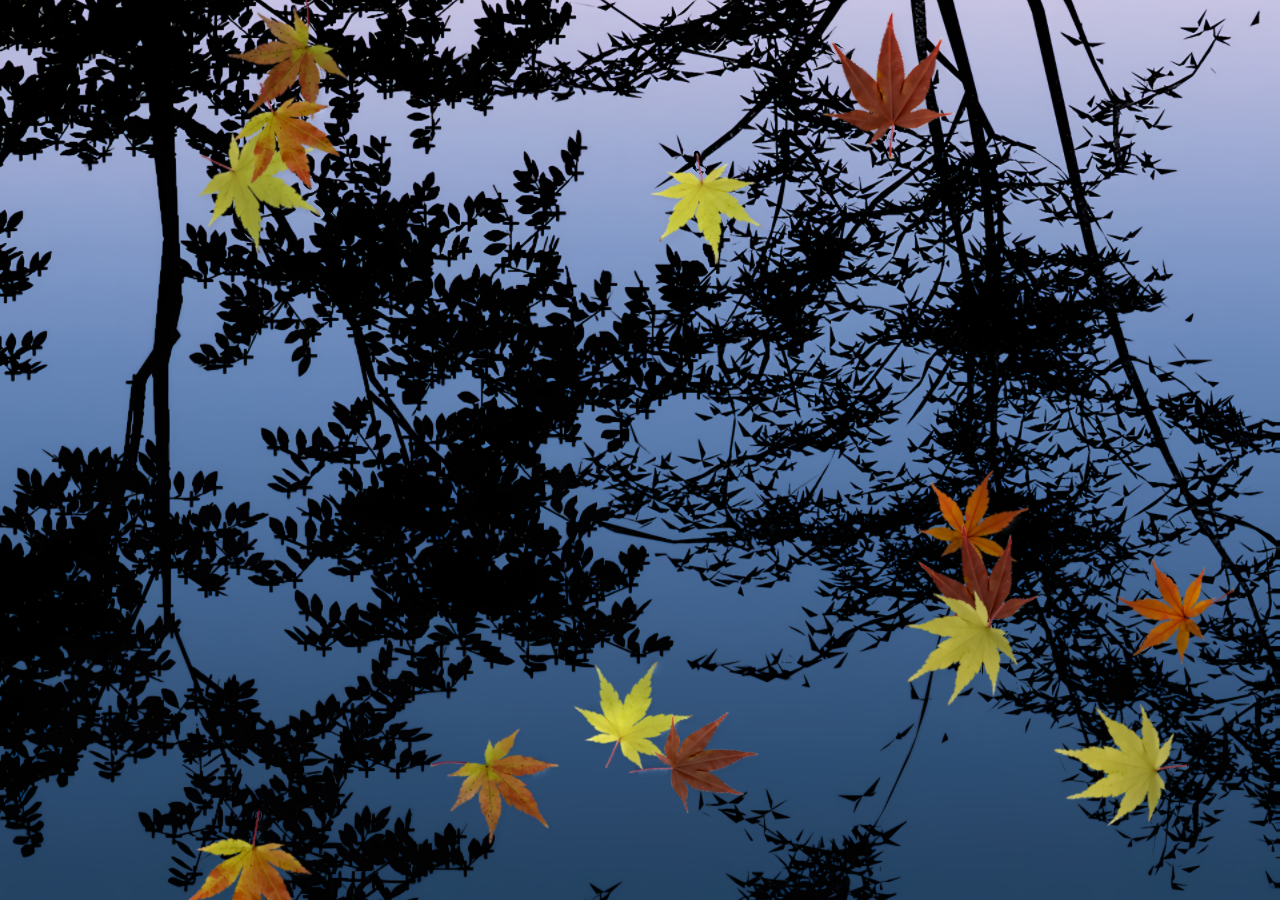
<file: wallpaper-hd/index.html>
<!doctype html>
<html lang="zh-CN"><meta charset="utf-8"><meta name="viewport" content="width=device-width,initial-scale=1">
<title>Water (Autumn Leaves) HD</title>
<style>
html,body{margin:0;width:100%;height:100%;overflow:hidden;background:#203c58;font-family:system-ui,sans-serif}
canvas{display:block;width:100%;height:100%;touch-action:none;outline-offset:-4px}
#error{position:fixed;inset:40% 10% auto;color:white;background:#162832;padding:20px;line-height:1.6}
</style>
<canvas id="water" tabindex="0" aria-label="Water HD。点击水面泛起涟漪，按住拖动留下水纹。"></canvas>
<p id="error" role="alert" hidden></p>

<script src="assets.js"></script><script src="maps.js"></script><script src="settings.js"></script><script src="wind.js"></script><script src="world.js"></script><script src="shaders.js"></script><script src="renderer.js"></script><script src="app.js"></script>
</html>
</file>
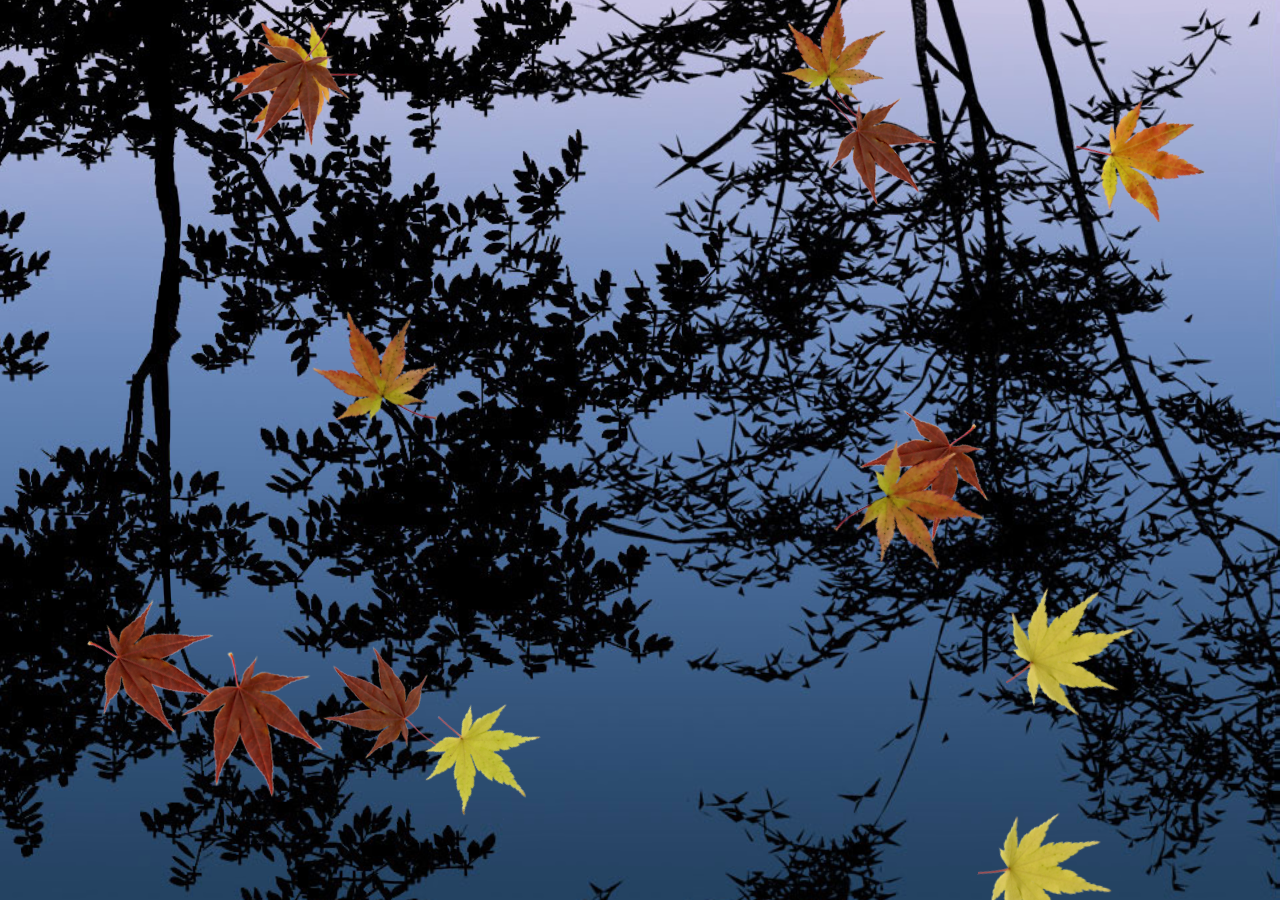
<file: wallpaper/index.html>
<!doctype html>
<html lang="en">
<meta charset="utf-8">
<meta name="viewport" content="width=device-width,initial-scale=1">
<title>Water (Autumn Leaves)</title>
<style>
  html,body { margin:0; width:100%; height:100%; overflow:hidden; background:#203c58; }
  canvas { display:block; width:100%; height:100%; touch-action:none; outline-offset:-4px; }
  #error { position:fixed; inset:40% 10% auto; color:white; font:16px/1.7 system-ui; text-align:center; }
</style>
<canvas id="water" tabindex="0" aria-label="Water (Autumn Leaves). Click for ripples. Press Space to pause or resume."></canvas>
<p id="error" role="alert" hidden></p>
<script src="assets.js"></script>
<script src="simulation.js"></script>
<script src="renderer.js"></script>
</html>
</file>
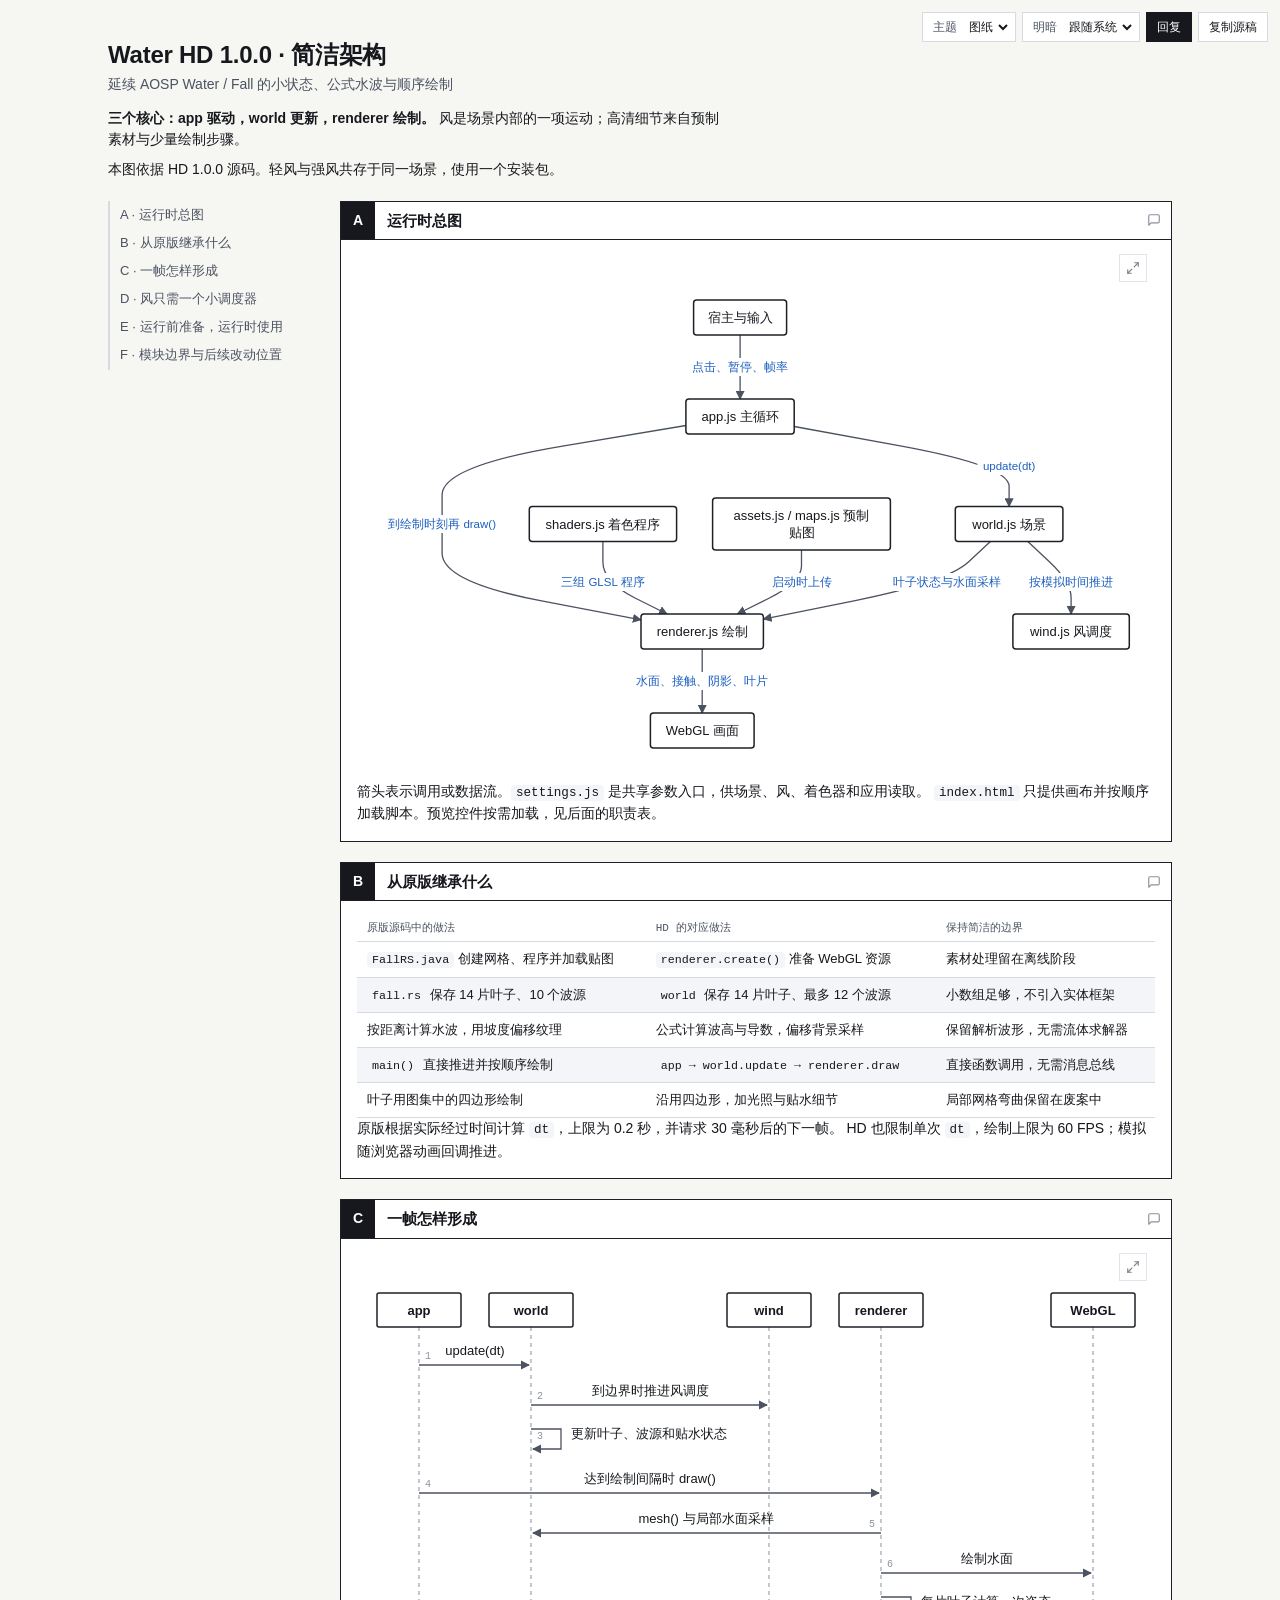
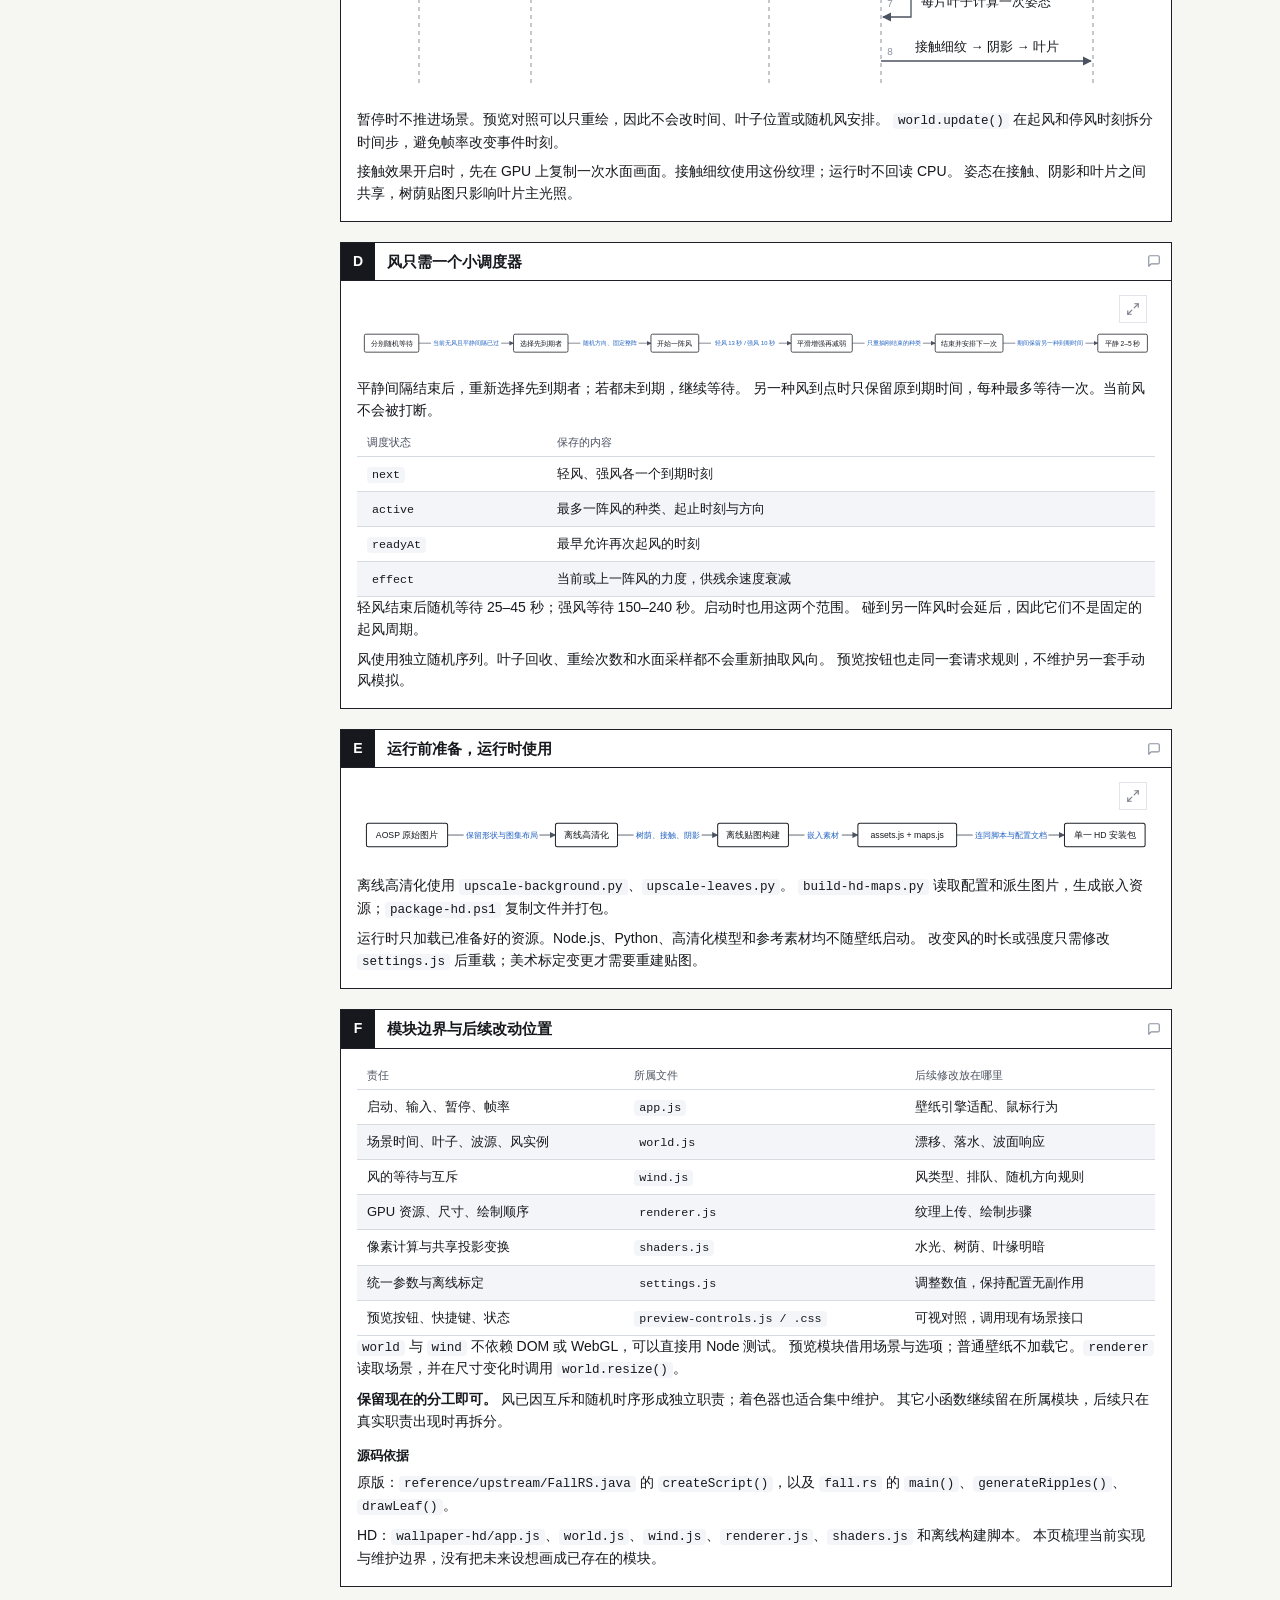
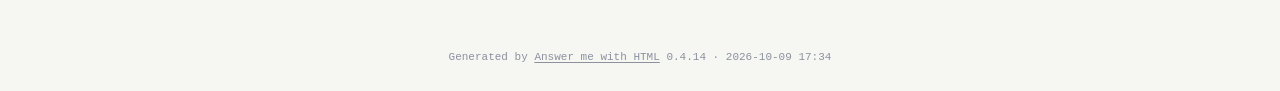
<file: docs/hd-architecture.html>
<!doctype html>
<html lang="zh-CN" data-theme="blueprint" data-mode="auto" data-style="80">
<head>
<meta charset="utf-8">
<meta name="viewport" content="width=device-width, initial-scale=1">
<meta name="generator" content="Answer me with HTML 0.4.14">
<title>Water HD 1.0.0 · 简洁架构</title>
<style>
html[data-theme="blueprint"], html[data-theme="blueprint"][data-mode="light"] {
  --font-sans: -apple-system, BlinkMacSystemFont, "Segoe UI", "PingFang SC", "Hiragino Sans GB", "Microsoft YaHei", Roboto, "Helvetica Neue", Arial, sans-serif;
  --font-mono: ui-monospace, SFMono-Regular, "JetBrains Mono", Menlo, Consolas, "Liberation Mono", monospace;
  --radius: 0px;
  --shadow: none;
  --bw: 1.5px;
  --head-font: var(--font-sans);
  --bg: #f6f6f3;
  --paper: #ffffff;
  --ink: #16181d;
  --ink-2: #4b5260;
  --ink-3: #8b929e;
  --line: #1d2026;
  --line-2: #d6dae1;
  --fill: #f3f5f8;
  --accent: #1d5fbf;
  --accent-bg: #e4ecf8;
  --ok: #1d5fbf;
  --ok-bg: #e4ecf8;
  --err: #c62828;
  --err-bg: #fbeaea;
  --warn: #a8620a;
  --warn-bg: #fdf3e2;
  --head-bg: #16181d;
  --head-fg: #ffffff;
}
html[data-theme="blueprint"][data-mode="dark"] {
  --bg: #081322;
  --paper: #0d1c31;
  --ink: #e6edf7;
  --ink-2: #a9b8cc;
  --ink-3: #6b7f99;
  --line: #c9d6e8;
  --line-2: #23385a;
  --fill: #12253f;
  --accent: #6ea8ff;
  --accent-bg: #16305a;
  --ok: #6ea8ff;
  --ok-bg: #16305a;
  --err: #ff7070;
  --err-bg: #3b1620;
  --warn: #f0b14a;
  --warn-bg: #3a2a10;
  --head-bg: #e6edf7;
  --head-fg: #081322;
}
@media (prefers-color-scheme: dark) {
html[data-theme="blueprint"][data-mode="auto"] {
  --bg: #081322;
  --paper: #0d1c31;
  --ink: #e6edf7;
  --ink-2: #a9b8cc;
  --ink-3: #6b7f99;
  --line: #c9d6e8;
  --line-2: #23385a;
  --fill: #12253f;
  --accent: #6ea8ff;
  --accent-bg: #16305a;
  --ok: #6ea8ff;
  --ok-bg: #16305a;
  --err: #ff7070;
  --err-bg: #3b1620;
  --warn: #f0b14a;
  --warn-bg: #3a2a10;
  --head-bg: #e6edf7;
  --head-fg: #081322;
}
}

html[data-theme="shadcn"], html[data-theme="shadcn"][data-mode="light"] {
  --font-sans: -apple-system, BlinkMacSystemFont, "Segoe UI", "PingFang SC", "Hiragino Sans GB", "Microsoft YaHei", Roboto, "Helvetica Neue", Arial, sans-serif;
  --font-mono: ui-monospace, SFMono-Regular, "JetBrains Mono", Menlo, Consolas, "Liberation Mono", monospace;
  --radius: 8px;
  --shadow: 0 1px 2px 0 rgba(0,0,0,0.05);
  --bw: 1px;
  --head-font: var(--font-sans);
  --bg: #fafafa;
  --paper: #ffffff;
  --ink: #09090b;
  --ink-2: #71717a;
  --ink-3: #a1a1aa;
  --line: #e4e4e7;
  --line-2: #f0f0f2;
  --fill: #f4f4f5;
  --accent: #2563eb;
  --accent-bg: #eff6ff;
  --ok: #16a34a;
  --ok-bg: #f0fdf4;
  --err: #dc2626;
  --err-bg: #fef2f2;
  --warn: #d97706;
  --warn-bg: #fffbeb;
  --head-bg: #18181b;
  --head-fg: #fafafa;
}
html[data-theme="shadcn"][data-mode="dark"] {
  --bg: #09090b;
  --paper: #121215;
  --ink: #fafafa;
  --ink-2: #a1a1aa;
  --ink-3: #71717a;
  --line: #27272a;
  --line-2: #1c1c1f;
  --fill: #18181b;
  --accent: #60a5fa;
  --accent-bg: #172554;
  --ok: #4ade80;
  --ok-bg: #052e16;
  --err: #f87171;
  --err-bg: #450a0a;
  --warn: #fbbf24;
  --warn-bg: #451a03;
  --head-bg: #fafafa;
  --head-fg: #18181b;
}
@media (prefers-color-scheme: dark) {
html[data-theme="shadcn"][data-mode="auto"] {
  --bg: #09090b;
  --paper: #121215;
  --ink: #fafafa;
  --ink-2: #a1a1aa;
  --ink-3: #71717a;
  --line: #27272a;
  --line-2: #1c1c1f;
  --fill: #18181b;
  --accent: #60a5fa;
  --accent-bg: #172554;
  --ok: #4ade80;
  --ok-bg: #052e16;
  --err: #f87171;
  --err-bg: #450a0a;
  --warn: #fbbf24;
  --warn-bg: #451a03;
  --head-bg: #fafafa;
  --head-fg: #18181b;
}
}

html[data-theme="paper"], html[data-theme="paper"][data-mode="light"] {
  --font-sans: -apple-system, BlinkMacSystemFont, "Segoe UI", "PingFang SC", "Hiragino Sans GB", "Microsoft YaHei", Roboto, "Helvetica Neue", Arial, sans-serif;
  --font-mono: ui-monospace, SFMono-Regular, "JetBrains Mono", Menlo, Consolas, "Liberation Mono", monospace;
  --font-serif: "Iowan Old Style", "Palatino Linotype", Palatino, Georgia, "Songti SC", "STSong", "Noto Serif CJK SC", "Source Han Serif SC", serif;
  --radius: 2px;
  --shadow: none;
  --bw: 1px;
  --head-font: var(--font-serif);
  --bg: #f5f2ea;
  --paper: #fdfbf6;
  --ink: #1f1c17;
  --ink-2: #57514a;
  --ink-3: #8c867b;
  --line: #cbc3b4;
  --line-2: #e5dfd3;
  --fill: #f3eee4;
  --accent: #8c2f1e;
  --accent-bg: #f5e5df;
  --ok: #2e6a3b;
  --ok-bg: #e4efe5;
  --err: #a3251b;
  --err-bg: #f7e3e0;
  --warn: #7f5300;
  --warn-bg: #f6ecd6;
  --head-bg: #1f1c17;
  --head-fg: #fdfbf6;
}
html[data-theme="paper"][data-mode="dark"] {
  --bg: #15130f;
  --paper: #1c1a15;
  --ink: #ebe5d8;
  --ink-2: #b5ad9e;
  --ink-3: #7b7467;
  --line: #4a443a;
  --line-2: #2d2a24;
  --fill: #242119;
  --accent: #e59a7d;
  --accent-bg: #3a2219;
  --ok: #8cc79a;
  --ok-bg: #1c3122;
  --err: #f0928a;
  --err-bg: #3a1d1a;
  --warn: #e3b866;
  --warn-bg: #352a13;
  --head-bg: #ebe5d8;
  --head-fg: #15130f;
}
@media (prefers-color-scheme: dark) {
html[data-theme="paper"][data-mode="auto"] {
  --bg: #15130f;
  --paper: #1c1a15;
  --ink: #ebe5d8;
  --ink-2: #b5ad9e;
  --ink-3: #7b7467;
  --line: #4a443a;
  --line-2: #2d2a24;
  --fill: #242119;
  --accent: #e59a7d;
  --accent-bg: #3a2219;
  --ok: #8cc79a;
  --ok-bg: #1c3122;
  --err: #f0928a;
  --err-bg: #3a1d1a;
  --warn: #e3b866;
  --warn-bg: #352a13;
  --head-bg: #ebe5d8;
  --head-fg: #15130f;
}
}

html:lang(zh-Hant)[data-theme][data-mode], html:lang(zh-TW)[data-theme][data-mode], html:lang(zh-HK)[data-theme][data-mode], html:lang(zh-MO)[data-theme][data-mode] {
  --font-sans: -apple-system, BlinkMacSystemFont, "Segoe UI", "PingFang TC", "Heiti TC", "Microsoft JhengHei", "Noto Sans CJK TC", "Noto Sans TC", "PingFang SC", "Microsoft YaHei", Roboto, "Helvetica Neue", Arial, sans-serif;
}

html:lang(ja)[data-theme][data-mode] {
  --font-sans: -apple-system, BlinkMacSystemFont, "Segoe UI", "Hiragino Sans", "Hiragino Kaku Gothic ProN", "Yu Gothic UI", "Yu Gothic", Meiryo, "Noto Sans CJK JP", "Noto Sans JP", "PingFang SC", "Microsoft YaHei", Roboto, "Helvetica Neue", Arial, sans-serif;
}

/* Answer me with HTML base — uses theme variables only, never hard-coded colors (theme tokens and decorations: themes/<name>.js). Exception: the var() fallbacks of diagrams (flow / sequence) equal the blueprint light tokens, guarded by a test. */
*, *::before, *::after { box-sizing: border-box; }
html, body { margin: 0; padding: 0; }
body {
  background: var(--bg); color: var(--ink);
  font-family: var(--font-sans); font-size: 14px; line-height: 1.55;
  -webkit-font-smoothing: antialiased;
}
code, pre, kbd { font-family: var(--font-mono); }

/* ── Toolbar ─────────────────────────────── */
.am-toolbar {
  position: fixed; top: 12px; right: 12px; z-index: 10; display: flex; gap: 6px;
}
.am-btn {
  font: 12px/1 var(--font-sans); color: var(--ink); background: var(--paper);
  border: 1px solid var(--line-2); border-radius: var(--radius); padding: 7px 10px; cursor: pointer;
}
.am-btn:hover { border-color: var(--ink-3); }
.am-btn:focus-visible { outline: 2px solid var(--accent); outline-offset: 2px; }
/* Theme and mode lists: a label and a native select inside one button-like box */
.am-pick {
  display: flex; align-items: center; gap: 6px; font: 12px/1 var(--font-sans); color: var(--ink-2); background: var(--paper);
  border: 1px solid var(--line-2); border-radius: var(--radius); padding: 0 4px 0 10px;
}
.am-pick:hover { border-color: var(--ink-3); }
.am-pick:focus-within { outline: 2px solid var(--accent); outline-offset: 2px; }
.am-pick select {
  font: inherit; color: var(--ink); background: transparent; border: 0; padding: 6px 2px; cursor: pointer; outline: none;
}
.am-pick option { color: var(--ink); background: var(--paper); }

/* ── Header ───────────────────────────────── */
.am-head { margin: 0 0 20px; padding-right: 300px; }
.am-head h1 { margin: 0; font-size: 24px; line-height: 1.25; letter-spacing: -0.01em; }
.am-sub { margin: 4px 0 0; color: var(--ink-2); }
.am-head-meta { display: flex; flex-wrap: wrap; gap: 6px 18px; margin-top: 10px; font-size: 12px; color: var(--ink-2); }
.am-head-meta b { font-family: var(--font-mono); font-weight: 400; color: var(--ink-3); margin-right: 6px; }
.am-intro { margin-top: 12px; max-width: 80ch; }

/* ── sheet template ────────────────────────── */
.am-sheet { max-width: 1680px; margin: 0 auto; padding: 32px 28px 40px; }
.am-frame { position: relative; }
.am-grid {
  display: grid; grid-template-columns: repeat(var(--cols, 3), minmax(0, 1fr));
  gap: 20px; align-items: start;
}
.am-ruler { display: none; }
.am-ruler span { flex: 1; display: flex; align-items: center; justify-content: center; }
.am-ruler--top, .am-ruler--bottom { left: 18px; right: 18px; height: 18px; }
.am-ruler--top { top: 0; }
.am-ruler--bottom { bottom: 0; }
.am-ruler--left, .am-ruler--right { top: 18px; bottom: 18px; width: 18px; flex-direction: column; }
.am-ruler--left { left: 0; }
.am-ruler--right { right: 0; }
.am-ruler--top span + span, .am-ruler--bottom span + span { border-left: 1px solid var(--line); }
.am-ruler--left span + span, .am-ruler--right span + span { border-top: 1px solid var(--line); }

/* ── Panels ───────────────────────────────── */
.am-panel {
  background: var(--paper); border: var(--bw) solid var(--line); border-radius: var(--radius);
  box-shadow: var(--shadow); min-width: 0; overflow: hidden;
}
.am-panel-head {
  display: flex; align-items: stretch; gap: 0; border-bottom: var(--bw) solid var(--line); min-height: 34px;
}
.am-panel-id {
  display: flex; align-items: center; justify-content: center; min-width: 34px; padding: 0 8px;
  background: var(--head-bg); color: var(--head-fg); font-weight: 600; font-size: 14px;
}
.am-panel-head h2 { margin: 0; padding: 7px 12px; font-size: 15px; font-weight: 600; flex: 1; display: flex; align-items: center; }
.am-panel-meta { align-self: center; padding: 0 12px; font: 11px/1.3 var(--font-mono); color: var(--ink-2); text-align: right; }
.am-panel-body { padding: 14px 16px 16px; }
.am-panel-body > * + * { margin-top: 12px; }

/* ── Markdown body ───────────────────────── */
.am-md > :first-child { margin-top: 0; }
.am-md > :last-child { margin-bottom: 0; }
.am-md p { margin: 0 0 8px; }
.am-md ul, .am-md ol { margin: 0 0 8px; padding-left: 20px; }
.am-md li + li { margin-top: 3px; }
.am-md h3, .am-md h4 { margin: 14px 0 6px; font-size: 13px; }
.am-md a { color: var(--accent); }
.am-md blockquote { margin: 0 0 8px; padding: 2px 12px; border-left: 3px solid var(--line-2); color: var(--ink-2); }
.am-md :not(pre) > code { font-size: 0.9em; background: var(--fill); padding: 1px 5px; border-radius: 4px; }
.am-md hr { border: 0; border-top: 1px solid var(--line-2); margin: 12px 0; }
.am-md table { width: 100%; border-collapse: collapse; font-size: 13px; }
.am-md th {
  text-align: left; font: 11px/1.3 var(--font-mono); color: var(--ink-2); font-weight: 400;
  padding: 6px 10px; border-bottom: 1px solid var(--line-2);
}
/* th { text-align: left } outranks the align attribute from Markdown alignment, so restore right and center columns explicitly. */
.am-md th[align="right"] { text-align: right; }
.am-md th[align="center"] { text-align: center; }
.am-md td { padding: 7px 10px; border-bottom: 1px solid var(--line-2); vertical-align: top; }
.am-md tbody tr:nth-child(even) td { background: var(--fill); }
.am-table-wrap { overflow-x: auto; }
/* Images scale down to the panel and never past 70% of the window height, keeping their shape. */
.am-md img { max-width: 100%; max-height: 70vh; height: auto; }
.am-figure { margin: 0; text-align: center; }
.am-figure img { display: block; margin: 0 auto; border: 1px solid var(--line-2); border-radius: var(--radius); }
.am-figure figcaption { margin-top: 6px; font-size: 12px; line-height: 1.4; color: var(--ink-2); }
.am-code {
  margin: 0; padding: 12px 14px; background: var(--fill); border: 1px solid var(--line-2);
  border-radius: var(--radius); overflow-x: auto; font-size: 12.5px; line-height: 1.5;
}
/* Ask: a decision the reader makes; the suggested option starts selected */
.am-ask { margin: 10px 0; padding: 10px 12px 8px; border: 1px solid var(--line-2); border-radius: var(--radius); background: var(--fill); min-width: 0; }
/* The question floats inside the box, so a long question wraps like text instead of riding on the border */
.am-ask-q { float: left; width: 100%; padding: 0; margin-bottom: 4px; font-weight: 600; }
/* Two columns: the control, then the label, tag and note, which wrap under the label and never under the control */
.am-ask-opt { clear: both; display: grid; grid-template-columns: auto minmax(0, 1fr); column-gap: 8px; align-items: baseline; padding: 5px 2px; cursor: pointer; }
.am-ask-opt input { margin: 0; accent-color: var(--accent); position: relative; top: 2px; }
.am-ask-tag { display: inline-block; font-size: 11px; line-height: 1.5; color: var(--accent); border: 1px solid var(--accent); border-radius: 999px; padding: 0 6px; white-space: nowrap; }
.am-ask-note { display: block; color: var(--ink-2); }
/* Comment box under each panel, and the Reply sheet */
.am-comment-btn {
  display: flex; flex-shrink: 0; align-self: center; margin: 0 6px 0 auto; color: var(--ink-3); background: transparent;
  border: 1px solid transparent; border-radius: var(--radius); padding: 3px; cursor: pointer;
}
.am-panel-meta + .am-comment-btn { margin-left: 0; }
.am-panel:hover .am-comment-btn, .am-comment-btn:focus-visible, .am-comment-btn[aria-expanded="true"] { border-color: var(--line-2); color: var(--ink-2); }
.am-panel .am-comment-btn.am-comment-btn--on { color: var(--accent); border-color: var(--accent); }
.am-panel--bare { position: relative; }
.am-panel--bare > .am-comment-btn { position: absolute; top: 4px; right: 0; }
.am-comment { padding: 0 14px 12px; }
.am-comment textarea, .am-reply textarea {
  width: 100%; font: 13px/1.5 var(--font-sans); color: var(--ink); background: var(--paper);
  border: 1px solid var(--line-2); border-radius: var(--radius); padding: 8px 10px; resize: vertical;
}
.am-comment textarea:focus-visible, .am-reply textarea:focus-visible { outline: 2px solid var(--accent); outline-offset: 1px; }
.am-btn--reply { color: var(--paper); background: var(--ink); border-color: var(--ink); }
.am-btn--reply:hover { opacity: .88; }
.am-reply {
  width: min(640px, calc(100vw - 32px)); padding: 16px; color: var(--ink); background: var(--paper);
  border: 1px solid var(--line-2); border-radius: var(--radius); box-shadow: 0 12px 40px rgba(0,0,0,.25);
}
.am-reply::backdrop { background: rgba(0,0,0,.35); }
.am-reply-head { display: flex; flex-wrap: wrap; align-items: baseline; gap: 4px 10px; margin-bottom: 10px; }
.am-reply-head span { color: var(--ink-2); font-size: 13px; }
.am-reply textarea { font-family: var(--font-mono); font-size: 12.5px; }
.am-reply-actions { display: flex; justify-content: flex-end; gap: 8px; margin-top: 10px; }
.am-reply .am-btn:disabled { opacity: .5; cursor: default; }
/* Code block: a header (title or path:lines, language, copy), then one span per line; numbered blocks show the line number in a gutter */
.am-codeblock { margin: 10px 0; min-width: 0; }
.am-codeblock .am-code { border-top-left-radius: 0; border-top-right-radius: 0; padding: 10px 0; }
.am-code-head {
  display: flex; align-items: center; gap: 8px; padding: 5px 6px 5px 12px; font: 12px/1.3 var(--font-sans); color: var(--ink-2);
  background: var(--paper); border: 1px solid var(--line-2); border-bottom: 0; border-radius: var(--radius) var(--radius) 0 0;
}
.am-code-title { font-family: var(--font-mono); overflow: hidden; text-overflow: ellipsis; white-space: nowrap; min-width: 0; }
.am-code-lang { margin-left: auto; color: var(--ink-3); text-transform: lowercase; }
.am-code-copy { font: 12px/1 var(--font-sans); color: var(--ink-2); background: transparent; border: 1px solid var(--line-2); border-radius: var(--radius); padding: 4px 8px; cursor: pointer; margin-left: auto; }
.am-code-lang + .am-code-copy { margin-left: 0; }
.am-code-copy:hover { border-color: var(--ink-3); color: var(--ink); }
.am-code-copy:focus-visible { outline: 2px solid var(--accent); outline-offset: 2px; }
.am-code code { display: block; min-width: max-content; }
.am-ln { display: block; padding: 0 14px; min-height: 1.5em; white-space: pre; }
.am-ln--hl { background: var(--accent-bg); box-shadow: inset 3px 0 0 var(--accent); }
.am-code--num .am-ln::before {
  content: attr(data-n); display: inline-block; width: 3.5ch; margin-right: 12px; text-align: right; color: var(--ink-3);
  user-select: none; -webkit-user-select: none;
}

/* ── Status badges ok / no / warn ──────────────── */
.am-status { white-space: nowrap; font-weight: 500; }
.am-status--ok { color: var(--ok); }
.am-status--no { color: var(--err); }
.am-status--warn { color: var(--warn); }
.am-status-icon { display: inline-block; width: 1.1em; font-weight: 700; }

/* ── callout ─────────────────────────────── */
.am-callout {
  border: 1px solid var(--line-2); border-left: 3px solid var(--accent); background: var(--accent-bg);
  padding: 10px 14px; border-radius: var(--radius);
}
.am-callout--ok { border-left-color: var(--ok); background: var(--ok-bg); }
.am-callout--warn { border-left-color: var(--warn); background: var(--warn-bg); }
.am-callout--err { border-left-color: var(--err); background: var(--err-bg); }
.am-callout-title { font-weight: 600; margin-bottom: 4px; }

/* ── kv title block ─────────────────────────── */
.am-kv {
  display: grid; grid-template-columns: repeat(var(--kv-cols, 2), minmax(0, 1fr)); margin: 0;
  border-top: var(--bw) solid var(--line); border-left: var(--bw) solid var(--line);
}
.am-kv-cell { border-right: var(--bw) solid var(--line); border-bottom: var(--bw) solid var(--line); padding: 6px 10px 8px; min-width: 0; }
.am-kv-cell--wide { grid-column: 1 / -1; }
.am-kv dt { font: 11px/1.4 var(--font-mono); color: var(--ink-2); }
.am-kv dd { margin: 2px 0 0; font-size: 14px; font-weight: 500; overflow-wrap: anywhere; }
.am-kv-cell--wide dd { font-size: 17px; font-weight: 600; }

/* ── timeline ────────────────────────────── */
.am-timeline { list-style: none; margin: 0; padding: 0; }
.am-timeline--h { display: grid; grid-template-columns: repeat(var(--n, 1), minmax(0, 1fr)); padding-top: 4px; }
.am-timeline--h li { position: relative; text-align: center; padding: 0 6px; }
.am-timeline--h li::before {
  content: ""; position: absolute; top: 31px; left: 0; right: 0; border-top: var(--bw) solid var(--line);
}
.am-timeline--h li:first-child::before { left: 50%; }
.am-timeline--h li:last-child::before { right: 50%; }
.am-tl-when { display: block; font-size: 15px; font-weight: 500; height: 24px; }
.am-tl-dot {
  position: relative; display: block; width: 11px; height: 11px; margin: 2px auto 8px;
  border: var(--bw) solid var(--line); border-radius: 50%; background: var(--paper);
}
.am-tl-item--hi .am-tl-dot { background: var(--accent); border-color: var(--accent); }
.am-tl-title { display: block; font-size: 12.5px; font-weight: 500; }
.am-tl-text { display: block; font-size: 12px; color: var(--ink-2); line-height: 1.45; }
.am-timeline--v li { position: relative; padding: 0 0 14px 22px; }
.am-timeline--v li::before { content: ""; position: absolute; left: 5px; top: 6px; bottom: -6px; border-left: var(--bw) solid var(--line-2); }
.am-timeline--v li:last-child::before { display: none; }
.am-timeline--v .am-tl-dot { position: absolute; left: 0; top: 4px; margin: 0; }
.am-timeline--v .am-tl-when { display: inline; height: auto; font: 12px var(--font-mono); color: var(--ink-2); margin-right: 8px; }
.am-timeline--v .am-tl-title { display: inline; font-size: 14px; }
.am-timeline--v .am-tl-text { margin-top: 2px; }

/* ── annot sentence notes ──────────────────────── */
.am-annot + .am-annot { border-top: 1px solid var(--line-2); padding-top: 12px; }
.am-annot-head { display: flex; justify-content: space-between; gap: 12px; font-size: 13px; font-weight: 600; margin-bottom: 8px; }
.am-annot-meta { font: 11px var(--font-mono); font-weight: 400; color: var(--ink-2); }
.am-annot-scroll { overflow-x: auto; }
.am-annot-line {
  position: relative; display: inline-block; white-space: pre; font: 14px/1.6 var(--font-mono);
  padding-bottom: calc(var(--rows, 0) * 17px + 14px);
}
.am-annot-line--wrap { display: block; white-space: normal; padding-bottom: 10px; }
.am-annot-line--wrap .am-seg { white-space: nowrap; }
.am-seg { position: relative; }
.am-seg::after {
  content: ""; position: absolute; left: 1px; right: 1px; top: calc(100% + 1px); height: 5px;
  border: 1px solid var(--accent); border-top: 0;
}
.am-seg-n {
  position: absolute; left: 0; top: calc(100% + 8px + var(--row, 0) * 17px);
  font: 11px/16px var(--font-sans); color: var(--accent); white-space: nowrap;
}
.am-seg--err { color: var(--err); }
.am-seg--err::after { border-color: var(--err); }
.am-seg--err .am-seg-n { color: var(--err); }
.am-annot-caption { font-size: 12px; color: var(--ink-2); }

/* ── limits bars ───────────────────────── */
.am-lim + .am-lim { margin-top: 14px; }
.am-lim-head { display: flex; justify-content: space-between; gap: 12px; font-size: 13px; margin-bottom: 4px; }
.am-lim-val { font: 12px var(--font-mono); color: var(--accent); white-space: nowrap; }
.am-lim-track { position: relative; height: 12px; border: 1px solid var(--line-2); background: var(--fill); border-radius: calc(var(--radius) / 2); }
.am-lim-fill { position: absolute; left: 0; top: 0; bottom: 0; background: var(--accent-bg); border-right: 1px solid var(--accent); }
.am-lim-mark { position: absolute; top: -4px; bottom: -4px; border-left: 2px solid var(--accent); }
.am-lim.is-over .am-lim-fill { background: var(--err-bg); border-right-color: var(--err); }
.am-lim.is-over .am-lim-val { color: var(--err); }
.am-lim-ticks { position: relative; height: 16px; font: 10px/16px var(--font-mono); color: var(--ink-3); }
.am-lim-ticks span { position: absolute; transform: translateX(-50%); }
.am-lim-ticks span:first-child { transform: none; }
.am-lim-note { font-size: 11px; color: var(--ink-2); margin-left: 6px; }

/* ── tree ─────────────────────────── */
.am-tree { font-size: 13px; }
.am-tree-root { display: flex; justify-content: center; position: relative; padding-bottom: 18px; }
.am-tree-root::after { content: ""; position: absolute; bottom: 0; left: 50%; height: 18px; border-left: var(--bw) solid var(--line); }
.am-tree-root--solo { padding-bottom: 12px; }
.am-tree-root--solo::after { display: none; }
.am-tree-box {
  border: var(--bw) solid var(--line); background: var(--paper); padding: 6px 14px; text-align: center;
  border-radius: var(--radius); font-weight: 600;
}
.am-tree-box small { display: block; font-weight: 400; color: var(--ink-2); font-size: 12px; }
.am-tree-box--root { background: var(--accent-bg); font-size: 15px; padding: 8px 28px; }
.am-tree-cols { display: grid; grid-template-columns: repeat(var(--n, 1), minmax(0, 1fr)); }
.am-tree-col { position: relative; padding: 18px 8px 0; min-width: 0; }
.am-tree-col::before { content: ""; position: absolute; top: 0; left: 0; right: 0; border-top: var(--bw) solid var(--line); }
.am-tree-col:first-child::before { left: 50%; }
.am-tree-col:last-child::before { right: 50%; }
.am-tree-col::after { content: ""; position: absolute; top: 0; left: 50%; height: 18px; border-left: var(--bw) solid var(--line); }
.am-tree-list, .am-tree-list ul { list-style: none; margin: 0; padding: 0; }
.am-tree-col > .am-tree-list { margin: 8px 0 0 14px; }
.am-tree-list ul { margin-left: 16px; }
.am-tree-list li { position: relative; padding: 3px 0 3px 18px; }
.am-tree-list li::before { content: ""; position: absolute; left: 0; top: 0.95em; width: 12px; border-top: 1px solid var(--ink-3); }
.am-tree-list li::after { content: ""; position: absolute; left: 0; top: 0; bottom: 0; border-left: 1px solid var(--ink-3); }
.am-tree-list li:last-child::after { bottom: auto; height: 0.95em; }
.am-tree-tag { font: 11px var(--font-mono); color: var(--ink-3); margin-right: 4px; }
.am-tree code { font: 12px var(--font-mono); }
.am-tree-sub { display: block; font-size: 11.5px; color: var(--ink-2); }
.am-tree-hi > .am-tree-label { color: var(--accent); font-weight: 600; }

/* ── Diagrams (flow / sequence) ───────────────── */
.am-diagram { margin: 0; overflow-x: auto; text-align: center; }
/* Embedded previews can lose html[data-theme]; the fallbacks keep diagrams readable, and defined theme variables still win. */
.am-diagram svg { max-width: 100%; height: auto; font-family: var(--font-sans, sans-serif); }
.am-diagram text { fill: var(--ink, #16181d); font-size: 13px; }
.am-node-shape { fill: var(--paper, #ffffff); stroke: var(--line, #1d2026); stroke-width: var(--bw, 1.5px); }
.am-node--hi .am-node-shape { fill: var(--accent-bg, #e4ecf8); stroke: var(--accent, #1d5fbf); }
.am-node--hi text { fill: var(--accent, #1d5fbf); font-weight: 600; }
.am-edge { fill: none; stroke: var(--ink-2, #4b5260); stroke-width: 1.3; }
.am-edge--dashed { stroke-dasharray: 5 4; }
.am-arrow { fill: var(--ink-2, #4b5260); }
.am-edge-label rect { fill: var(--paper, #ffffff); }
.am-diagram .am-edge-label text { fill: var(--accent, #1d5fbf); font-size: 11.5px; }
.am-cluster { fill: var(--fill, #f3f5f8); stroke: var(--line-2, #d6dae1); stroke-width: 1; stroke-dasharray: 4 3; }
.am-diagram .am-cluster-label { fill: var(--ink-2, #4b5260); font: 11px var(--font-mono, monospace); }
.am-lifeline { stroke: var(--ink-3, #8b929e); stroke-width: 1; stroke-dasharray: 4 4; }
.am-actor { fill: var(--paper, #ffffff); stroke: var(--line, #1d2026); stroke-width: var(--bw, 1.5px); }
.am-note { fill: var(--warn-bg, #fdf3e2); stroke: var(--warn, #a8620a); stroke-width: 1; }
.am-diagram .am-step { fill: var(--ink-3, #8b929e); font: 10px var(--font-mono, monospace); }

.am-diagram-expand {
  /* In flow and sticky: it sits at the right edge and stays in view when the diagram scrolls sideways.
     It takes its own row above the drawing, so it never covers a node at the top-right corner of the drawing. */
  position: sticky; left: calc(100% - 36px); z-index: 2;
  display: flex; align-items: center; justify-content: center;
  width: 28px; height: 28px; padding: 0; margin: 0 8px 4px auto;
  color: var(--ink-2); background: var(--paper);
  border: var(--bw, 1px) solid var(--line-2); border-radius: var(--radius);
  cursor: pointer; opacity: 0.72;
  transition: opacity 0.15s, color 0.15s, border-color 0.15s, background 0.15s;
}
.am-diagram:hover .am-diagram-expand,
.am-diagram-expand:focus-visible { opacity: 1; }
.am-diagram-expand:hover {
  opacity: 1; color: var(--ink); border-color: var(--accent); background: var(--fill);
}
.am-diagram-expand:focus-visible { outline: 2px solid var(--accent); outline-offset: 1px; }

/* ── Diagram Lightbox and Pan-Zoom Viewer ─────────── */
.am-lightbox {
  position: fixed; inset: 0; z-index: 1000;
  display: flex; flex-direction: column;
  touch-action: none;
}
.am-lightbox[hidden] { display: none !important; }

.am-lightbox-backdrop {
  position: absolute; inset: 0;
  background: rgba(0, 0, 0, 0.72);
  backdrop-filter: blur(6px);
  -webkit-backdrop-filter: blur(6px);
}

.am-lightbox-header {
  position: absolute; top: 12px; left: 24px; right: 24px; height: 36px;
  display: flex; align-items: center; justify-content: space-between;
  z-index: 10; pointer-events: none;
}
.am-lightbox-title {
  display: inline-flex; align-items: center; gap: 8px;
  color: rgba(255, 255, 255, 0.92);
  font: 13px/1 var(--font-sans, sans-serif); font-weight: 500;
  text-shadow: 0 1px 3px rgba(0, 0, 0, 0.6);
  pointer-events: auto;
  overflow: hidden; text-overflow: ellipsis; white-space: nowrap; max-width: 60vw;
}
.am-lightbox-title svg { stroke: rgba(255, 255, 255, 0.85); flex-shrink: 0; }
.am-lightbox-actions {
  display: flex; align-items: center; gap: 8px; pointer-events: auto;
}
.am-lightbox-close {
  width: 32px; height: 32px;
  background: var(--paper);
  border: var(--bw, 1px) solid var(--line-2);
  border-radius: 50%;
  color: var(--ink);
  font-size: 15px; line-height: 1;
  cursor: pointer;
  display: flex; align-items: center; justify-content: center;
  box-shadow: 0 4px 12px rgba(0, 0, 0, 0.25);
  transition: background 0.15s, color 0.15s, transform 0.15s, border-color 0.15s;
}
.am-lightbox-close:hover {
  color: var(--accent); border-color: var(--accent); background: var(--fill); transform: scale(1.05);
}
.am-lightbox-close:focus-visible { outline: 2px solid var(--accent); outline-offset: 1px; }

.am-lightbox-stage {
  position: absolute;
  top: 54px; bottom: 20px; left: 24px; right: 24px;
  background: var(--paper);
  border: var(--bw, 1px) solid var(--line-2);
  border-radius: max(var(--radius), 14px);
  box-shadow: 0 24px 64px rgba(0, 0, 0, 0.45);
  overflow: hidden;
  cursor: grab;
  user-select: none;
  -webkit-user-select: none;
}
.am-lightbox-stage.am-panning { cursor: grabbing; }

.am-lightbox-canvas {
  position: absolute; left: 0; top: 0;
  transform-origin: 0 0;
  will-change: transform;
  pointer-events: none;
}
.am-lightbox-canvas svg {
  max-width: none !important;
  max-height: none !important;
  display: block;
  font-family: var(--font-sans, sans-serif);
}

/* ── doc template ────────────────────────── */
.am-doc { max-width: 1120px; margin: 0 auto; padding: 40px 28px 64px; }
.am-doc-layout { display: grid; grid-template-columns: 200px minmax(0, 1fr); gap: 32px; align-items: start; }
.am-doc-layout--notoc { grid-template-columns: minmax(0, 1fr); max-width: 860px; }
.am-toc { position: sticky; top: 24px; font-size: 13px; }
.am-toc a { display: block; color: var(--ink-2); text-decoration: none; padding: 4px 0 4px 10px; border-left: 2px solid var(--line-2); }
.am-toc a:hover { color: var(--ink); border-left-color: var(--accent); }
.am-doc-body > .am-panel + .am-panel { margin-top: 20px; }

/* ── Responsive and print ─────────────────────────── */
@media (max-width: 1100px) {
  .am-grid { grid-template-columns: repeat(2, minmax(0, 1fr)); }
  .am-grid > .am-panel { grid-column: auto !important; }
  .am-grid > .am-panel.am-span-wide { grid-column: 1 / -1 !important; }
}
@media (max-width: 760px) {
  .am-sheet, .am-doc { padding: 56px 12px 24px; }
  .am-head { padding-right: 0; }
  .am-grid { grid-template-columns: minmax(0, 1fr); }
  .am-grid > .am-panel.am-span-wide { grid-column: auto !important; }
  .am-doc-layout { grid-template-columns: minmax(0, 1fr); }
  .am-toc { position: static; }
  .am-timeline--h { grid-template-columns: minmax(0, 1fr); }
  .am-tree-cols { grid-template-columns: minmax(0, 1fr); }
  /* Tables and diagrams keep their size: the wrapper scrolls horizontally when they overflow. */
  .am-md th, .am-md td { min-width: 6em; }
  .am-diagram svg { max-width: none; }
  .am-lightbox-header { top: 8px; left: 12px; right: 12px; }
  .am-lightbox-stage { top: 46px; bottom: 12px; left: 12px; right: 12px; border-radius: max(var(--radius), 10px); }
}
.am-colophon { text-align: center; padding: 0 0 28px; font: 11px var(--font-mono); color: var(--ink-3); }
.am-colophon a { color: inherit; text-decoration: underline; text-underline-offset: 2px; }

@media print {
  .am-toolbar, .am-diagram-expand, .am-lightbox, .am-code-copy, .am-comment-btn, .am-comment, .am-reply { display: none !important; }
  body { background: var(--paper); }
  .am-panel { break-inside: avoid; box-shadow: none; }
}
.am-panel--bare { border: 0; background: transparent; box-shadow: none; }
.am-panel--bare > .am-panel-body { padding: 0; }
.am-panel--bare .am-kv { background: var(--paper); }


html[data-theme="blueprint"] .am-frame { border: 1px solid var(--line); padding: 30px; }
html[data-theme="blueprint"] .am-frame::before {
  content: ""; position: absolute; inset: 18px; border: 1px solid var(--line); pointer-events: none;
}
html[data-theme="blueprint"] .am-ruler {
  display: flex; position: absolute; font: 10px/1 var(--font-mono); color: var(--ink-3);
}
@media (max-width: 760px) {
  html[data-theme="blueprint"] .am-frame { padding: 0; border: 0; }
  html[data-theme="blueprint"] .am-frame::before, html[data-theme="blueprint"] .am-ruler { display: none; }
}

html[data-theme="shadcn"] .am-panel-id { border-radius: 6px; min-width: 24px; height: 24px; margin: 9px 0 9px 14px; font-size: 12px; }
html[data-theme="shadcn"] .am-panel-head { border-bottom-width: 1px; }
html[data-theme="shadcn"] .am-kv { border-color: var(--line); border-radius: var(--radius); overflow: hidden; }

html[data-theme="paper"]:lang(zh-Hant)[data-mode], html[data-theme="paper"]:lang(zh-TW)[data-mode], html[data-theme="paper"]:lang(zh-HK)[data-mode], html[data-theme="paper"]:lang(zh-MO)[data-mode] { --font-serif: "Iowan Old Style", Palatino, Georgia, "Songti TC", "PMingLiU", "MingLiU", "Noto Serif CJK TC", "Noto Serif TC", "Source Han Serif TC", "Songti SC", serif; }
html[data-theme="paper"]:lang(ja)[data-mode] { --font-serif: "Iowan Old Style", Palatino, Georgia, "Hiragino Mincho ProN", "Yu Mincho", "Noto Serif CJK JP", "Noto Serif JP", "Songti SC", serif; }
html[data-theme="paper"] .am-head h1, html[data-theme="paper"] .am-panel-head h2, html[data-theme="paper"] .am-md, html[data-theme="paper"] .am-intro, html[data-theme="paper"] .am-callout { font-family: var(--font-serif); }
html[data-theme="paper"] .am-head h1 { font-weight: 600; letter-spacing: 0; }
html[data-theme="paper"] .am-md p, html[data-theme="paper"] .am-md li, html[data-theme="paper"] .am-md blockquote, html[data-theme="paper"] .am-intro { font-size: 15.5px; line-height: 1.75; }
html[data-theme="paper"] .am-md p { margin-bottom: 12px; }
html[data-theme="paper"] .am-md table { font-family: var(--font-sans); }
</style>
</head>
<body>
<div class="am-toolbar" data-am-root-lang="zh-CN" data-am-root-theme="blueprint" data-am-root-mode="auto" data-am-root-style="80">
<label class="am-pick">主题<select data-am="theme"><option value="blueprint" selected>图纸</option><option value="shadcn">卡片</option><option value="paper">纸张</option></select></label>
<label class="am-pick">明暗<select data-am="mode"><option value="auto" selected>跟随系统</option><option value="light">亮</option><option value="dark">暗</option></select></label>
<button class="am-btn am-btn--reply" type="button" data-am="reply" data-ui="{&quot;button&quot;:&quot;回复&quot;,&quot;comment&quot;:&quot;评论&quot;,&quot;commentHint&quot;:&quot;对这个面板的意见&quot;,&quot;title&quot;:&quot;你的回复&quot;,&quot;hint&quot;:&quot;复制后粘贴到对话里。&quot;,&quot;copy&quot;:&quot;复制回复&quot;,&quot;close&quot;:&quot;关闭&quot;,&quot;suggested&quot;:&quot;建议&quot;,&quot;empty&quot;:&quot;先选择选项，或在面板上写评论。&quot;,&quot;decisions&quot;:&quot;决定&quot;,&quot;comments&quot;:&quot;评论&quot;,&quot;confirmed&quot;:&quot;确认了建议&quot;,&quot;untouched&quot;:&quot;未作答，保留建议&quot;,&quot;was&quot;:&quot;原为&quot;,&quot;typed&quot;:&quot;以 \&quot;&gt;\&quot; 开头的行是读者输入的文字。&quot;,&quot;done&quot;:&quot;已复制 ✓&quot;}">回复</button>
<button class="am-btn" type="button" data-am="copy" data-done="已复制 ✓">复制源稿</button>
</div>
<main class="am-doc">
<header class="am-head"><h1>Water HD 1.0.0 · 简洁架构</h1><p class="am-sub">延续 AOSP Water / Fall 的小状态、公式水波与顺序绘制</p><div class="am-intro am-md"><div class="am-md"><p><strong>三个核心：app 驱动，world 更新，renderer 绘制。</strong> 风是场景内部的一项运动；高清细节来自预制素材与少量绘制步骤。</p>
<p>本图依据 HD 1.0.0 源码。轻风与强风共存于同一场景，使用一个安装包。</p>
</div></div></header>
<div class="am-doc-layout">
<nav class="am-toc" aria-label="目录"><a href="#panel-A">A · 运行时总图</a><a href="#panel-B">B · 从原版继承什么</a><a href="#panel-C">C · 一帧怎样形成</a><a href="#panel-D">D · 风只需一个小调度器</a><a href="#panel-E">E · 运行前准备，运行时使用</a><a href="#panel-F">F · 模块边界与后续改动位置</a></nav><div class="am-doc-body">
<section class="am-panel" id="panel-A">
<header class="am-panel-head"><span class="am-panel-id">A</span><h2>运行时总图</h2></header>
<div class="am-panel-body"><figure class="am-diagram am-flow"><svg viewBox="0 0 775 476" width="775" height="476" role="img" aria-label="流程图：宿主与输入、app.js 主循环、world.js 场景、renderer.js 绘制、wind.js 风调度、shaders.js 着色程序、assets.js / maps.js 预制贴图、WebGL 画面" xmlns="http://www.w3.org/2000/svg"><defs><marker id="am1-arrow" viewBox="0 0 10 10" refX="9" refY="5" markerWidth="7" markerHeight="7" orient="auto-start-reverse"><path class="am-arrow" d="M0,0 L10,5 L0,10 z"/></marker></defs><g></g><g><g data-step="0"><path class="am-edge" d="M371.1,49 L371.1,65 Q371.1,81 371.1,97 L371.1,113" marker-end="url(#am1-arrow)"/><g class="am-edge-label"><rect x="320.1" y="72" width="102" height="18" rx="3"/><text x="371.1" y="81" text-anchor="middle" dominant-baseline="central">点击、暂停、帧率</text></g></g><g data-step="1"><path class="am-edge" d="M425.2,140.5 L532.6,160.2 Q640.1,180 640.1,200.3 L640.1,220.5" marker-end="url(#am1-arrow)"/><g class="am-edge-label"><rect x="608.4" y="171" width="63.4" height="18" rx="3"/><text x="640.1" y="180" text-anchor="middle" dominant-baseline="central">update(dt)</text></g></g><g data-step="2"><path class="am-edge" d="M316.9,139.5 L195,159.8 Q73.1,180 73.1,209 Q73.1,238 73.1,267 Q73.1,296 172.6,314.9 L272,333.9" marker-end="url(#am1-arrow)"/><g class="am-edge-label"><rect x="15" y="229" width="116.3" height="18" rx="3"/><text x="73.1" y="238" text-anchor="middle" dominant-baseline="central">到绘制时刻再 draw()</text></g></g><g data-step="3"><path class="am-edge" d="M658.8,255.5 L680.4,275.8 Q702.1,296 702.1,312 L702.1,328" marker-end="url(#am1-arrow)"/><g class="am-edge-label"><rect x="656.8" y="287" width="90.5" height="18" rx="3"/><text x="702.1" y="296" text-anchor="middle" dominant-baseline="central">按模拟时间推进</text></g></g><g data-step="4"><path class="am-edge" d="M621.4,255.5 L599.7,275.8 Q578.1,296 486.2,314.6 L394.4,333.1" marker-end="url(#am1-arrow)"/><g class="am-edge-label"><rect x="521.3" y="287" width="113.5" height="18" rx="3"/><text x="578.1" y="296" text-anchor="middle" dominant-baseline="central">叶子状态与水面采样</text></g></g><g data-step="5"><path class="am-edge" d="M233.9,255.5 L233.9,275.8 Q233.9,296 266,312 L298.1,328" marker-end="url(#am1-arrow)"/><g class="am-edge-label"><rect x="185.8" y="287" width="96.3" height="18" rx="3"/><text x="233.9" y="296" text-anchor="middle" dominant-baseline="central">三组 GLSL 程序</text></g></g><g data-step="6"><path class="am-edge" d="M432.5,264 L432.5,280 Q432.5,296 400.4,312 L368.3,328" marker-end="url(#am1-arrow)"/><g class="am-edge-label"><rect x="398.7" y="287" width="67.5" height="18" rx="3"/><text x="432.5" y="296" text-anchor="middle" dominant-baseline="central">启动时上传</text></g></g><g data-step="7"><path class="am-edge" d="M333.2,363 L333.2,379 Q333.2,395 333.2,411 L333.2,427" marker-end="url(#am1-arrow)"/><g class="am-edge-label"><rect x="265" y="386" width="136.5" height="18" rx="3"/><text x="333.2" y="395" text-anchor="middle" dominant-baseline="central">水面、接触、阴影、叶片</text></g></g></g><g><g class="am-node am-node--rect" data-key="宿主与输入" data-step="0"><rect class="am-node-shape" x="324.6" y="14" width="93" height="35" rx="3"/><text x="371.1" y="31.5" text-anchor="middle" dominant-baseline="central">宿主与输入</text></g><g class="am-node am-node--rect" data-key="app.js 主循环" data-step="0"><rect class="am-node-shape" x="316.9" y="113" width="108.3" height="35" rx="3"/><text x="371.1" y="130.5" text-anchor="middle" dominant-baseline="central">app.js 主循环</text></g><g class="am-node am-node--rect" data-key="world.js 场景" data-step="1"><rect class="am-node-shape" x="586.3" y="220.5" width="107.6" height="35" rx="3"/><text x="640.1" y="238" text-anchor="middle" dominant-baseline="central">world.js 场景</text></g><g class="am-node am-node--rect" data-key="renderer.js 绘制" data-step="2"><rect class="am-node-shape" x="272" y="328" width="122.4" height="35" rx="3"/><text x="333.2" y="345.5" text-anchor="middle" dominant-baseline="central">renderer.js 绘制</text></g><g class="am-node am-node--rect" data-key="wind.js 风调度" data-step="3"><rect class="am-node-shape" x="643.9" y="328" width="116.4" height="35" rx="3"/><text x="702.1" y="345.5" text-anchor="middle" dominant-baseline="central">wind.js 风调度</text></g><g class="am-node am-node--rect" data-key="shaders.js 着色程序" data-step="5"><rect class="am-node-shape" x="160.3" y="220.5" width="147.3" height="35" rx="3"/><text x="233.9" y="238" text-anchor="middle" dominant-baseline="central">shaders.js 着色程序</text></g><g class="am-node am-node--rect" data-key="assets.js / maps.js 预制贴图" data-step="6"><rect class="am-node-shape" x="343.6" y="212" width="177.8" height="52" rx="3"/><text x="432.5" y="229.5" text-anchor="middle" dominant-baseline="central">assets.js / maps.js 预制</text><text x="432.5" y="246.5" text-anchor="middle" dominant-baseline="central">贴图</text></g><g class="am-node am-node--rect" data-key="WebGL 画面" data-step="7"><rect class="am-node-shape" x="281.4" y="427" width="103.7" height="35" rx="3"/><text x="333.2" y="444.5" text-anchor="middle" dominant-baseline="central">WebGL 画面</text></g></g></svg></figure>
<div class="am-md"><p>箭头表示调用或数据流。<code>settings.js</code> 是共享参数入口，供场景、风、着色器和应用读取。
<code>index.html</code> 只提供画布并按顺序加载脚本。预览控件按需加载，见后面的职责表。</p>
</div></div>
</section>
<section class="am-panel" id="panel-B">
<header class="am-panel-head"><span class="am-panel-id">B</span><h2>从原版继承什么</h2></header>
<div class="am-panel-body"><div class="am-md"><div class="am-table-wrap"><table>
<thead>
<tr>
<th>原版源码中的做法</th>
<th>HD 的对应做法</th>
<th>保持简洁的边界</th>
</tr>
</thead>
<tbody><tr>
<td><code>FallRS.java</code> 创建网格、程序并加载贴图</td>
<td><code>renderer.create()</code> 准备 WebGL 资源</td>
<td>素材处理留在离线阶段</td>
</tr>
<tr>
<td><code>fall.rs</code> 保存 14 片叶子、10 个波源</td>
<td><code>world</code> 保存 14 片叶子、最多 12 个波源</td>
<td>小数组足够，不引入实体框架</td>
</tr>
<tr>
<td>按距离计算水波，用坡度偏移纹理</td>
<td>公式计算波高与导数，偏移背景采样</td>
<td>保留解析波形，无需流体求解器</td>
</tr>
<tr>
<td><code>main()</code> 直接推进并按顺序绘制</td>
<td><code>app → world.update → renderer.draw</code></td>
<td>直接函数调用，无需消息总线</td>
</tr>
<tr>
<td>叶子用图集中的四边形绘制</td>
<td>沿用四边形，加光照与贴水细节</td>
<td>局部网格弯曲保留在废案中</td>
</tr>
</tbody></table></div>
<p>原版根据实际经过时间计算 <code>dt</code>，上限为 0.2 秒，并请求 30 毫秒后的下一帧。
HD 也限制单次 <code>dt</code>，绘制上限为 60 FPS；模拟随浏览器动画回调推进。</p>
</div></div>
</section>
<section class="am-panel" id="panel-C">
<header class="am-panel-head"><span class="am-panel-id">C</span><h2>一帧怎样形成</h2></header>
<div class="am-panel-body"><figure class="am-diagram am-seq"><svg viewBox="0 0 782 406" width="782" height="406" role="img" aria-label="时序图：app、world、wind、renderer、WebGL" xmlns="http://www.w3.org/2000/svg"><defs><marker id="am2-arrow" viewBox="0 0 10 10" refX="9" refY="5" markerWidth="7" markerHeight="7" orient="auto-start-reverse"><path class="am-arrow" d="M0,0 L10,5 L0,10 z"/></marker></defs><line class="am-lifeline" x1="54" y1="42" x2="54" y2="402"/><g data-key="app"><rect class="am-actor" x="12" y="8" width="84" height="34" rx="2"/><text x="54" y="25" text-anchor="middle" dominant-baseline="central" font-weight="600">app</text></g><line class="am-lifeline" x1="166" y1="42" x2="166" y2="402"/><g data-key="world"><rect class="am-actor" x="124" y="8" width="84" height="34" rx="2"/><text x="166" y="25" text-anchor="middle" dominant-baseline="central" font-weight="600">world</text></g><line class="am-lifeline" x1="404" y1="42" x2="404" y2="402"/><g data-key="wind"><rect class="am-actor" x="362" y="8" width="84" height="34" rx="2"/><text x="404" y="25" text-anchor="middle" dominant-baseline="central" font-weight="600">wind</text></g><line class="am-lifeline" x1="516" y1="42" x2="516" y2="402"/><g data-key="renderer"><rect class="am-actor" x="474" y="8" width="84" height="34" rx="2"/><text x="516" y="25" text-anchor="middle" dominant-baseline="central" font-weight="600">renderer</text></g><line class="am-lifeline" x1="728" y1="42" x2="728" y2="402"/><g data-key="WebGL"><rect class="am-actor" x="686" y="8" width="84" height="34" rx="2"/><text x="728" y="25" text-anchor="middle" dominant-baseline="central" font-weight="600">WebGL</text></g><g data-step="0"><text x="110" y="70" text-anchor="middle">update(dt)</text><path class="am-edge" d="M54,80 L164,80" marker-end="url(#am2-arrow)"/><text class="am-step" x="60" y="74" text-anchor="start">1</text></g><g data-step="1"><text x="285" y="110" text-anchor="middle">到边界时推进风调度</text><path class="am-edge" d="M166,120 L402,120" marker-end="url(#am2-arrow)"/><text class="am-step" x="172" y="114" text-anchor="start">2</text></g><g data-step="2"><text x="206" y="148" dominant-baseline="central">更新叶子、波源和贴水状态</text><path class="am-edge" d="M166,144 H196 V164 H168" marker-end="url(#am2-arrow)"/><text class="am-step" x="172" y="154" text-anchor="start">3</text></g><g data-step="3"><text x="285" y="198" text-anchor="middle">达到绘制间隔时 draw()</text><path class="am-edge" d="M54,208 L514,208" marker-end="url(#am2-arrow)"/><text class="am-step" x="60" y="202" text-anchor="start">4</text></g><g data-step="4"><text x="341" y="238" text-anchor="middle">mesh() 与局部水面采样</text><path class="am-edge" d="M516,248 L168,248" marker-end="url(#am2-arrow)"/><text class="am-step" x="510" y="242" text-anchor="end">5</text></g><g data-step="5"><text x="622" y="278" text-anchor="middle">绘制水面</text><path class="am-edge" d="M516,288 L726,288" marker-end="url(#am2-arrow)"/><text class="am-step" x="522" y="282" text-anchor="start">6</text></g><g data-step="6"><text x="556" y="316" dominant-baseline="central">每片叶子计算一次姿态</text><path class="am-edge" d="M516,312 H546 V332 H518" marker-end="url(#am2-arrow)"/><text class="am-step" x="522" y="322" text-anchor="start">7</text></g><g data-step="7"><text x="622" y="366" text-anchor="middle">接触细纹 → 阴影 → 叶片</text><path class="am-edge" d="M516,376 L726,376" marker-end="url(#am2-arrow)"/><text class="am-step" x="522" y="370" text-anchor="start">8</text></g></svg></figure>
<div class="am-md"><p>暂停时不推进场景。预览对照可以只重绘，因此不会改时间、叶子位置或随机风安排。
<code>world.update()</code> 在起风和停风时刻拆分时间步，避免帧率改变事件时刻。</p>
<p>接触效果开启时，先在 GPU 上复制一次水面画面。接触细纹使用这份纹理；运行时不回读 CPU。
姿态在接触、阴影和叶片之间共享，树荫贴图只影响叶片主光照。</p>
</div></div>
</section>
<section class="am-panel" id="panel-D">
<header class="am-panel-head"><span class="am-panel-id">D</span><h2>风只需一个小调度器</h2></header>
<div class="am-panel-body"><figure class="am-diagram am-flow"><svg viewBox="0 0 1553 63" width="1553" height="63" role="img" aria-label="流程图：分别随机等待、选择先到期者、开始一阵风、平滑增强再减弱、结束并安排下一次、平静 2–5 秒" xmlns="http://www.w3.org/2000/svg"><defs><marker id="am3-arrow" viewBox="0 0 10 10" refX="9" refY="5" markerWidth="7" markerHeight="7" orient="auto-start-reverse"><path class="am-arrow" d="M0,0 L10,5 L0,10 z"/></marker></defs><g></g><g><g data-step="0"><path class="am-edge" d="M120,31.5 L166.1,31.5 Q212.3,31.5 258.4,31.5 L304.5,31.5" marker-end="url(#am3-arrow)"/><g class="am-edge-label"><rect x="144" y="22.5" width="136.5" height="18" rx="3"/><text x="212.3" y="31.5" text-anchor="middle" dominant-baseline="central">当前无风且平静间隔已过</text></g></g><g data-step="1"><path class="am-edge" d="M410.5,31.5 L450.9,31.5 Q491.3,31.5 531.6,31.5 L572,31.5" marker-end="url(#am3-arrow)"/><g class="am-edge-label"><rect x="434.5" y="22.5" width="113.5" height="18" rx="3"/><text x="491.3" y="31.5" text-anchor="middle" dominant-baseline="central">随机方向、固定整阵</text></g></g><g data-step="2"><path class="am-edge" d="M665,31.5 L710,31.5 Q755,31.5 799.9,31.5 L844.9,31.5" marker-end="url(#am3-arrow)"/><g class="am-edge-label"><rect x="689" y="22.5" width="131.9" height="18" rx="3"/><text x="755" y="31.5" text-anchor="middle" dominant-baseline="central">轻风 13 秒 / 强风 10 秒</text></g></g><g data-step="3"><path class="am-edge" d="M963.9,31.5 L1004.3,31.5 Q1044.7,31.5 1085,31.5 L1125.4,31.5" marker-end="url(#am3-arrow)"/><g class="am-edge-label"><rect x="987.9" y="22.5" width="113.5" height="18" rx="3"/><text x="1044.7" y="31.5" text-anchor="middle" dominant-baseline="central">只重抽刚结束的种类</text></g></g><g data-step="4"><path class="am-edge" d="M1257.4,31.5 L1303.5,31.5 Q1349.7,31.5 1395.8,31.5 L1441.9,31.5" marker-end="url(#am3-arrow)"/><g class="am-edge-label"><rect x="1281.4" y="22.5" width="136.5" height="18" rx="3"/><text x="1349.7" y="31.5" text-anchor="middle" dominant-baseline="central">期间保留另一种到期时间</text></g></g></g><g><g class="am-node am-node--rect" data-key="分别随机等待" data-step="0"><rect class="am-node-shape" x="14" y="14" width="106" height="35" rx="3"/><text x="67" y="31.5" text-anchor="middle" dominant-baseline="central">分别随机等待</text></g><g class="am-node am-node--rect" data-key="选择先到期者" data-step="0"><rect class="am-node-shape" x="304.5" y="14" width="106" height="35" rx="3"/><text x="357.5" y="31.5" text-anchor="middle" dominant-baseline="central">选择先到期者</text></g><g class="am-node am-node--rect" data-key="开始一阵风" data-step="1"><rect class="am-node-shape" x="572" y="14" width="93" height="35" rx="3"/><text x="618.5" y="31.5" text-anchor="middle" dominant-baseline="central">开始一阵风</text></g><g class="am-node am-node--rect" data-key="平滑增强再减弱" data-step="2"><rect class="am-node-shape" x="844.9" y="14" width="119" height="35" rx="3"/><text x="904.4" y="31.5" text-anchor="middle" dominant-baseline="central">平滑增强再减弱</text></g><g class="am-node am-node--rect" data-key="结束并安排下一次" data-step="3"><rect class="am-node-shape" x="1125.4" y="14" width="132" height="35" rx="3"/><text x="1191.4" y="31.5" text-anchor="middle" dominant-baseline="central">结束并安排下一次</text></g><g class="am-node am-node--rect" data-key="平静 2–5 秒" data-step="4"><rect class="am-node-shape" x="1441.9" y="14" width="96.6" height="35" rx="3"/><text x="1490.2" y="31.5" text-anchor="middle" dominant-baseline="central">平静 2–5 秒</text></g></g></svg></figure>
<div class="am-md"><p>平静间隔结束后，重新选择先到期者；若都未到期，继续等待。
另一种风到点时只保留原到期时间，每种最多等待一次。当前风不会被打断。</p>
<div class="am-table-wrap"><table>
<thead>
<tr>
<th>调度状态</th>
<th>保存的内容</th>
</tr>
</thead>
<tbody><tr>
<td><code>next</code></td>
<td>轻风、强风各一个到期时刻</td>
</tr>
<tr>
<td><code>active</code></td>
<td>最多一阵风的种类、起止时刻与方向</td>
</tr>
<tr>
<td><code>readyAt</code></td>
<td>最早允许再次起风的时刻</td>
</tr>
<tr>
<td><code>effect</code></td>
<td>当前或上一阵风的力度，供残余速度衰减</td>
</tr>
</tbody></table></div>
<p>轻风结束后随机等待 25–45 秒；强风等待 150–240 秒。启动时也用这两个范围。
碰到另一阵风时会延后，因此它们不是固定的起风周期。</p>
<p>风使用独立随机序列。叶子回收、重绘次数和水面采样都不会重新抽取风向。
预览按钮也走同一套请求规则，不维护另一套手动风模拟。</p>
</div></div>
</section>
<section class="am-panel" id="panel-E">
<header class="am-panel-head"><span class="am-panel-id">E</span><h2>运行前准备，运行时使用</h2></header>
<div class="am-panel-body"><figure class="am-diagram am-flow"><svg viewBox="0 0 1195 63" width="1195" height="63" role="img" aria-label="流程图：AOSP 原始图片、离线高清化、离线贴图构建、assets.js + maps.js、单一 HD 安装包" xmlns="http://www.w3.org/2000/svg"><defs><marker id="am4-arrow" viewBox="0 0 10 10" refX="9" refY="5" markerWidth="7" markerHeight="7" orient="auto-start-reverse"><path class="am-arrow" d="M0,0 L10,5 L0,10 z"/></marker></defs><g></g><g><g data-step="0"><path class="am-edge" d="M135.6,31.5 L176,31.5 Q216.4,31.5 256.7,31.5 L297.1,31.5" marker-end="url(#am4-arrow)"/><g class="am-edge-label"><rect x="159.6" y="22.5" width="113.5" height="18" rx="3"/><text x="216.4" y="31.5" text-anchor="middle" dominant-baseline="central">保留形状与图集布局</text></g></g><g data-step="1"><path class="am-edge" d="M390.1,31.5 L427.6,31.5 Q465.1,31.5 502.6,31.5 L540.1,31.5" marker-end="url(#am4-arrow)"/><g class="am-edge-label"><rect x="414.1" y="22.5" width="102" height="18" rx="3"/><text x="465.1" y="31.5" text-anchor="middle" dominant-baseline="central">树荫、接触、阴影</text></g></g><g data-step="2"><path class="am-edge" d="M646.1,31.5 L672.1,31.5 Q698.1,31.5 724.1,31.5 L750.1,31.5" marker-end="url(#am4-arrow)"/><g class="am-edge-label"><rect x="670.1" y="22.5" width="56" height="18" rx="3"/><text x="698.1" y="31.5" text-anchor="middle" dominant-baseline="central">嵌入素材</text></g></g><g data-step="3"><path class="am-edge" d="M898,31.5 L938.3,31.5 Q978.7,31.5 1019.1,31.5 L1059.5,31.5" marker-end="url(#am4-arrow)"/><g class="am-edge-label"><rect x="922" y="22.5" width="113.5" height="18" rx="3"/><text x="978.7" y="31.5" text-anchor="middle" dominant-baseline="central">连同脚本与配置文档</text></g></g></g><g><g class="am-node am-node--rect" data-key="AOSP 原始图片" data-step="0"><rect class="am-node-shape" x="14" y="14" width="121.6" height="35" rx="3"/><text x="74.8" y="31.5" text-anchor="middle" dominant-baseline="central">AOSP 原始图片</text></g><g class="am-node am-node--rect" data-key="离线高清化" data-step="0"><rect class="am-node-shape" x="297.1" y="14" width="93" height="35" rx="3"/><text x="343.6" y="31.5" text-anchor="middle" dominant-baseline="central">离线高清化</text></g><g class="am-node am-node--rect" data-key="离线贴图构建" data-step="1"><rect class="am-node-shape" x="540.1" y="14" width="106" height="35" rx="3"/><text x="593.1" y="31.5" text-anchor="middle" dominant-baseline="central">离线贴图构建</text></g><g class="am-node am-node--rect" data-key="assets.js + maps.js" data-step="2"><rect class="am-node-shape" x="750.1" y="14" width="147.9" height="35" rx="3"/><text x="824" y="31.5" text-anchor="middle" dominant-baseline="central">assets.js + maps.js</text></g><g class="am-node am-node--rect" data-key="单一 HD 安装包" data-step="3"><rect class="am-node-shape" x="1059.5" y="14" width="120.8" height="35" rx="3"/><text x="1119.9" y="31.5" text-anchor="middle" dominant-baseline="central">单一 HD 安装包</text></g></g></svg></figure>
<div class="am-md"><p>离线高清化使用 <code>upscale-background.py</code>、<code>upscale-leaves.py</code>。
<code>build-hd-maps.py</code> 读取配置和派生图片，生成嵌入资源；<code>package-hd.ps1</code> 复制文件并打包。</p>
<p>运行时只加载已准备好的资源。Node.js、Python、高清化模型和参考素材均不随壁纸启动。
改变风的时长或强度只需修改 <code>settings.js</code> 后重载；美术标定变更才需要重建贴图。</p>
</div></div>
</section>
<section class="am-panel" id="panel-F">
<header class="am-panel-head"><span class="am-panel-id">F</span><h2>模块边界与后续改动位置</h2></header>
<div class="am-panel-body"><div class="am-md"><div class="am-table-wrap"><table>
<thead>
<tr>
<th>责任</th>
<th>所属文件</th>
<th>后续修改放在哪里</th>
</tr>
</thead>
<tbody><tr>
<td>启动、输入、暂停、帧率</td>
<td><code>app.js</code></td>
<td>壁纸引擎适配、鼠标行为</td>
</tr>
<tr>
<td>场景时间、叶子、波源、风实例</td>
<td><code>world.js</code></td>
<td>漂移、落水、波面响应</td>
</tr>
<tr>
<td>风的等待与互斥</td>
<td><code>wind.js</code></td>
<td>风类型、排队、随机方向规则</td>
</tr>
<tr>
<td>GPU 资源、尺寸、绘制顺序</td>
<td><code>renderer.js</code></td>
<td>纹理上传、绘制步骤</td>
</tr>
<tr>
<td>像素计算与共享投影变换</td>
<td><code>shaders.js</code></td>
<td>水光、树荫、叶缘明暗</td>
</tr>
<tr>
<td>统一参数与离线标定</td>
<td><code>settings.js</code></td>
<td>调整数值，保持配置无副作用</td>
</tr>
<tr>
<td>预览按钮、快捷键、状态</td>
<td><code>preview-controls.js / .css</code></td>
<td>可视对照，调用现有场景接口</td>
</tr>
</tbody></table></div>
<p><code>world</code> 与 <code>wind</code> 不依赖 DOM 或 WebGL，可以直接用 Node 测试。
预览模块借用场景与选项；普通壁纸不加载它。<code>renderer</code> 读取场景，并在尺寸变化时调用 <code>world.resize()</code>。</p>
<p><strong>保留现在的分工即可。</strong> 风已因互斥和随机时序形成独立职责；着色器也适合集中维护。
其它小函数继续留在所属模块，后续只在真实职责出现时再拆分。</p>
<h3>源码依据</h3>
<p>原版：<code>reference/upstream/FallRS.java</code> 的 <code>createScript()</code>，以及 <code>fall.rs</code> 的 <code>main()</code>、<code>generateRipples()</code>、<code>drawLeaf()</code>。</p>
<p>HD：<code>wallpaper-hd/app.js</code>、<code>world.js</code>、<code>wind.js</code>、<code>renderer.js</code>、<code>shaders.js</code> 和离线构建脚本。
本页梳理当前实现与维护边界，没有把未来设想画成已存在的模块。</p>
</div></div>
</section>
</div>
</div>
</main>
<div class="am-lightbox" hidden aria-modal="true" role="dialog" aria-label="图表查看" data-expand="展开查看图表">
<div class="am-lightbox-backdrop"></div>
<div class="am-lightbox-header">
<div class="am-lightbox-title">
<svg width="15" height="15" viewBox="0 0 24 24" fill="none" stroke="currentColor" stroke-width="2" stroke-linecap="round" stroke-linejoin="round" aria-hidden="true"><rect x="3" y="3" width="18" height="18" rx="2" ry="2"></rect><line x1="3" y1="9" x2="21" y2="9"></line><line x1="9" y1="21" x2="9" y2="9"></line></svg>
<span class="am-lightbox-title-text"></span>
</div>
<div class="am-lightbox-actions">
<button class="am-lightbox-close" data-action="close" title="关闭" aria-label="关闭">✕</button>
</div>
</div>
<div class="am-lightbox-stage">
<div class="am-lightbox-canvas am-diagram"></div>
</div>
</div>
<footer class="am-colophon">Generated by <a href="https://github.com/QingYunA/answer-me-with-html" target="_blank" rel="noopener">Answer me with HTML</a> 0.4.14 · 2026-10-09 17:34</footer>
<textarea id="am-source" hidden readonly aria-hidden="true">---
title: Water HD 1.0.0 · 简洁架构
subtitle: 延续 AOSP Water / Fall 的小状态、公式水波与顺序绘制
template: doc
theme: blueprint
lang: zh
---

**三个核心：app 驱动，world 更新，renderer 绘制。** 风是场景内部的一项运动；高清细节来自预制素材与少量绘制步骤。

本图依据 HD 1.0.0 源码。轻风与强风共存于同一场景，使用一个安装包。

## A 运行时总图

```flow TB
[宿主与输入] -&gt; [app.js 主循环]: 点击、暂停、帧率
app.js 主循环 -&gt; [world.js 场景]: update(dt)
app.js 主循环 -&gt; [renderer.js 绘制]: 到绘制时刻再 draw()
world.js 场景 -&gt; [wind.js 风调度]: 按模拟时间推进
world.js 场景 -&gt; renderer.js 绘制: 叶子状态与水面采样
[shaders.js 着色程序] -&gt; renderer.js 绘制: 三组 GLSL 程序
[assets.js / maps.js 预制贴图] -&gt; renderer.js 绘制: 启动时上传
renderer.js 绘制 -&gt; [WebGL 画面]: 水面、接触、阴影、叶片
```

箭头表示调用或数据流。`settings.js` 是共享参数入口，供场景、风、着色器和应用读取。
`index.html` 只提供画布并按顺序加载脚本。预览控件按需加载，见后面的职责表。

## B 从原版继承什么

| 原版源码中的做法 | HD 的对应做法 | 保持简洁的边界 |
| --- | --- | --- |
| `FallRS.java` 创建网格、程序并加载贴图 | `renderer.create()` 准备 WebGL 资源 | 素材处理留在离线阶段 |
| `fall.rs` 保存 14 片叶子、10 个波源 | `world` 保存 14 片叶子、最多 12 个波源 | 小数组足够，不引入实体框架 |
| 按距离计算水波，用坡度偏移纹理 | 公式计算波高与导数，偏移背景采样 | 保留解析波形，无需流体求解器 |
| `main()` 直接推进并按顺序绘制 | `app → world.update → renderer.draw` | 直接函数调用，无需消息总线 |
| 叶子用图集中的四边形绘制 | 沿用四边形，加光照与贴水细节 | 局部网格弯曲保留在废案中 |

原版根据实际经过时间计算 `dt`，上限为 0.2 秒，并请求 30 毫秒后的下一帧。
HD 也限制单次 `dt`，绘制上限为 60 FPS；模拟随浏览器动画回调推进。

## C 一帧怎样形成

```sequence num
participants: app, world, wind, renderer, WebGL
app -&gt; world: update(dt)
world -&gt; wind: 到边界时推进风调度
world -&gt; world: 更新叶子、波源和贴水状态
app -&gt; renderer: 达到绘制间隔时 draw()
renderer -&gt; world: mesh() 与局部水面采样
renderer -&gt; WebGL: 绘制水面
renderer -&gt; renderer: 每片叶子计算一次姿态
renderer -&gt; WebGL: 接触细纹 → 阴影 → 叶片
```

暂停时不推进场景。预览对照可以只重绘，因此不会改时间、叶子位置或随机风安排。
`world.update()` 在起风和停风时刻拆分时间步，避免帧率改变事件时刻。

接触效果开启时，先在 GPU 上复制一次水面画面。接触细纹使用这份纹理；运行时不回读 CPU。
姿态在接触、阴影和叶片之间共享，树荫贴图只影响叶片主光照。

## D 风只需一个小调度器

```flow LR
[分别随机等待] -&gt; [选择先到期者]: 当前无风且平静间隔已过
选择先到期者 -&gt; [开始一阵风]: 随机方向、固定整阵
开始一阵风 -&gt; [平滑增强再减弱]: 轻风 13 秒 / 强风 10 秒
平滑增强再减弱 -&gt; [结束并安排下一次]: 只重抽刚结束的种类
结束并安排下一次 -&gt; [平静 2–5 秒]: 期间保留另一种到期时间
```

平静间隔结束后，重新选择先到期者；若都未到期，继续等待。
另一种风到点时只保留原到期时间，每种最多等待一次。当前风不会被打断。

| 调度状态 | 保存的内容 |
| --- | --- |
| `next` | 轻风、强风各一个到期时刻 |
| `active` | 最多一阵风的种类、起止时刻与方向 |
| `readyAt` | 最早允许再次起风的时刻 |
| `effect` | 当前或上一阵风的力度，供残余速度衰减 |

轻风结束后随机等待 25–45 秒；强风等待 150–240 秒。启动时也用这两个范围。
碰到另一阵风时会延后，因此它们不是固定的起风周期。

风使用独立随机序列。叶子回收、重绘次数和水面采样都不会重新抽取风向。
预览按钮也走同一套请求规则，不维护另一套手动风模拟。

## E 运行前准备，运行时使用

```flow LR
[AOSP 原始图片] -&gt; [离线高清化]: 保留形状与图集布局
离线高清化 -&gt; [离线贴图构建]: 树荫、接触、阴影
离线贴图构建 -&gt; [assets.js + maps.js]: 嵌入素材
assets.js + maps.js -&gt; [单一 HD 安装包]: 连同脚本与配置文档
```

离线高清化使用 `upscale-background.py`、`upscale-leaves.py`。
`build-hd-maps.py` 读取配置和派生图片，生成嵌入资源；`package-hd.ps1` 复制文件并打包。

运行时只加载已准备好的资源。Node.js、Python、高清化模型和参考素材均不随壁纸启动。
改变风的时长或强度只需修改 `settings.js` 后重载；美术标定变更才需要重建贴图。

## F 模块边界与后续改动位置

| 责任 | 所属文件 | 后续修改放在哪里 |
| --- | --- | --- |
| 启动、输入、暂停、帧率 | `app.js` | 壁纸引擎适配、鼠标行为 |
| 场景时间、叶子、波源、风实例 | `world.js` | 漂移、落水、波面响应 |
| 风的等待与互斥 | `wind.js` | 风类型、排队、随机方向规则 |
| GPU 资源、尺寸、绘制顺序 | `renderer.js` | 纹理上传、绘制步骤 |
| 像素计算与共享投影变换 | `shaders.js` | 水光、树荫、叶缘明暗 |
| 统一参数与离线标定 | `settings.js` | 调整数值，保持配置无副作用 |
| 预览按钮、快捷键、状态 | `preview-controls.js / .css` | 可视对照，调用现有场景接口 |

`world` 与 `wind` 不依赖 DOM 或 WebGL，可以直接用 Node 测试。
预览模块借用场景与选项；普通壁纸不加载它。`renderer` 读取场景，并在尺寸变化时调用 `world.resize()`。

**保留现在的分工即可。** 风已因互斥和随机时序形成独立职责；着色器也适合集中维护。
其它小函数继续留在所属模块，后续只在真实职责出现时再拆分。

### 源码依据

原版：`reference/upstream/FallRS.java` 的 `createScript()`，以及 `fall.rs` 的 `main()`、`generateRipples()`、`drawLeaf()`。

HD：`wallpaper-hd/app.js`、`world.js`、`wind.js`、`renderer.js`、`shaders.js` 和离线构建脚本。
本页梳理当前实现与维护边界，没有把未来设想画成已存在的模块。
</textarea>
<script>
(() => {
  const root = document.documentElement;
  // A host that serves this page inside its own document leaves the real root without the page's settings. The toolbar keeps a copy;
  // set back what the root lacks, before anything below reads the root. A root's own value, even an empty one, is never replaced.
  const carrier = document.querySelector('.am-toolbar');
  for (const [attr, key] of [['lang', 'data-am-root-lang'], ['data-theme', 'data-am-root-theme'], ['data-mode', 'data-am-root-mode'], ['data-style', 'data-am-root-style']]) {
    if (root.getAttribute(attr) === null && carrier?.getAttribute(key) != null) root.setAttribute(attr, carrier.getAttribute(key));
  }
  // Each toolbar list sets one root attribute; its options name the values, so the runtime names no theme or mode.
  for (const [name, attr] of [['theme', 'data-theme'], ['mode', 'data-mode']]) {
    const select = document.querySelector(`select[data-am="${name}"]`);
    if (!select) continue;
    select.value = root.getAttribute(attr);
    select.addEventListener('change', () => root.setAttribute(attr, select.value));
  }

  const copyText = async (text) => {
    try {
      await navigator.clipboard.writeText(text);
    } catch {
      const ta = Object.assign(document.createElement('textarea'), { value: text });
      document.body.append(ta);
      ta.select();
      document.execCommand('copy');
      ta.remove();
    }
  };
  // The button reads its label from data-done for a moment after a copy.
  const flash = (btn) => {
    const original = btn.textContent;
    btn.textContent = btn.dataset.done;
    setTimeout(() => { btn.textContent = original; }, 1400);
  };

  const copyBtn = document.querySelector('[data-am="copy"]');
  copyBtn?.addEventListener('click', async () => {
    const nodes = document.querySelectorAll('#am-source');
    await copyText(nodes[nodes.length - 1]?.value ?? '');
    flash(copyBtn);
  });

  // Each code block copies its own lines, without the line numbers.
  for (const btn of document.querySelectorAll('[data-am="copy-code"]')) {
    btn.addEventListener('click', async () => {
      const lines = btn.closest('.am-codeblock')?.querySelectorAll('.am-ln') ?? [];
      await copyText([...lines].map((l) => l.textContent).join('\n'));
      flash(btn);
    });
  }

  // ── Diagram Lightbox & Pan-Zoom Viewer ─────────────
  const diagrams = document.querySelectorAll('.am-diagram:not(.am-lightbox-canvas)');
  const lb = document.querySelector('.am-lightbox');
  if (diagrams.length && lb) {
    const backdrop = lb.querySelector('.am-lightbox-backdrop');
    const titleText = lb.querySelector('.am-lightbox-title-text');
    const stage = lb.querySelector('.am-lightbox-stage');
    const canvas = lb.querySelector('.am-lightbox-canvas');
    const closeBtn = lb.querySelector('.am-lightbox-close');
    const expandLabel = lb.getAttribute('data-expand') || 'Expand diagram';

    let scale = 1, x = 0, y = 0, fitScale = 1, curVw = 800, curVh = 600;
    let isDragging = false, activePointerId = null, startX = 0, startY = 0, origX = 0, origY = 0;
    let lastTrigger = null;

    const apply = () => {
      canvas.style.transform = `translate3d(${x.toFixed(2)}px, ${y.toFixed(2)}px, 0) scale(${scale.toFixed(4)})`;
    };

    const zoomTo = (newScale, pivotX, pivotY) => {
      newScale = Math.max(0.2, Math.min(6.0, newScale));
      if (Math.abs(newScale - scale) < 0.0001) return;
      const r = newScale / scale;
      x = pivotX - (pivotX - x) * r;
      y = pivotY - (pivotY - y) * r;
      scale = newScale;
      apply();
    };

    const open = (diag, trigger) => {
      const svg = [...diag.children].find((el) => el.tagName.toLowerCase() === 'svg');
      if (!svg) return;
      lastTrigger = trigger;

      const panel = diag.closest('.am-panel');
      const panelTitle = panel?.querySelector('.am-panel-head h2')?.textContent?.trim() || panel?.querySelector('h2')?.textContent?.trim() || lb.getAttribute('aria-label') || 'Diagram viewer';
      if (titleText) titleText.textContent = panelTitle;

      const clone = svg.cloneNode(true);
      const defElements = clone.querySelectorAll('[id]');
      if (defElements.length) {
        const idMap = new Map();
        defElements.forEach((el, i) => {
          const oldId = el.id;
          const newId = `${oldId}-lb-${i}`;
          idMap.set(oldId, newId);
          el.id = newId;
        });
        const urlAttrs = ['marker-start', 'marker-mid', 'marker-end', 'fill', 'stroke', 'filter', 'clip-path', 'mask'];
        clone.querySelectorAll('*').forEach((el) => {
          for (const attr of urlAttrs) {
            const val = el.getAttribute(attr);
            if (val && val.startsWith('url(#')) {
              const id = val.slice(5, -1);
              if (idMap.has(id)) el.setAttribute(attr, `url(#${idMap.get(id)})`);
            }
          }
          const href = el.getAttribute('href') || el.getAttribute('xlink:href');
          if (href && href.startsWith('#')) {
            const id = href.slice(1);
            if (idMap.has(id)) {
              if (el.hasAttribute('href')) el.setAttribute('href', `#${idMap.get(id)}`);
              if (el.hasAttribute('xlink:href')) el.setAttribute('xlink:href', `#${idMap.get(id)}`);
            }
          }
        });
      }

      const vb = svg.viewBox?.baseVal;
      curVw = (vb && vb.width > 0) ? vb.width : (parseFloat(svg.getAttribute('width')) || svg.clientWidth || 800);
      curVh = (vb && vb.height > 0) ? vb.height : (parseFloat(svg.getAttribute('height')) || svg.clientHeight || 600);
      clone.style.width = `${curVw}px`;
      clone.style.height = `${curVh}px`;
      canvas.innerHTML = '';
      canvas.append(clone);
      lb.removeAttribute('hidden');
      document.body.style.overflow = 'hidden';

      const rect = stage.getBoundingClientRect();
      const pad = 48;
      const availW = Math.max(100, rect.width - pad * 2);
      const availH = Math.max(100, rect.height - pad * 2);
      fitScale = Math.min(availW / curVw, availH / curVh, 1.0);
      scale = fitScale;
      x = (rect.width - curVw * scale) / 2;
      y = (rect.height - curVh * scale) / 2;
      apply();
      closeBtn.focus();
    };

    const close = () => {
      if (lb.hasAttribute('hidden')) return;
      lb.setAttribute('hidden', '');
      canvas.innerHTML = '';
      document.body.style.overflow = '';
      lastTrigger?.focus();
    };

    stage.addEventListener('wheel', (e) => {
      e.preventDefault();
      const rect = stage.getBoundingClientRect();
      const dy = e.deltaMode === 1 ? e.deltaY * 16 : (e.deltaMode === 2 ? e.deltaY * 400 : e.deltaY);
      const factor = Math.exp(-Math.max(-200, Math.min(200, dy)) * 0.0015);
      zoomTo(scale * factor, e.clientX - rect.left, e.clientY - rect.top);
    }, { passive: false });

    stage.addEventListener('pointerdown', (e) => {
      if (e.button !== 0 || isDragging) return;
      isDragging = true;
      activePointerId = e.pointerId;
      startX = e.clientX;
      startY = e.clientY;
      origX = x;
      origY = y;
      stage.setPointerCapture(e.pointerId);
      stage.classList.add('am-panning');
    });

    stage.addEventListener('pointermove', (e) => {
      if (!isDragging || e.pointerId !== activePointerId) return;
      x = origX + (e.clientX - startX);
      y = origY + (e.clientY - startY);
      apply();
    });

    const endDrag = (e) => {
      if (!isDragging || e.pointerId !== activePointerId) return;
      isDragging = false;
      activePointerId = null;
      stage.classList.remove('am-panning');
      try { stage.releasePointerCapture(e.pointerId); } catch {}
    };
    stage.addEventListener('pointerup', endDrag);
    stage.addEventListener('pointercancel', endDrag);

    stage.addEventListener('dblclick', () => {
      const rect = stage.getBoundingClientRect();
      scale = fitScale;
      x = (rect.width - curVw * scale) / 2;
      y = (rect.height - curVh * scale) / 2;
      apply();
    });

    closeBtn.addEventListener('click', close);
    backdrop.addEventListener('click', close);
    window.addEventListener('keydown', (e) => {
      if (e.key === 'Escape' && !lb.hasAttribute('hidden')) close();
    });

    lb.addEventListener('keydown', (e) => {
      if (e.key !== 'Tab') return;
      const focusables = lb.querySelectorAll('button:not([disabled]), [tabindex]:not([tabindex="-1"])');
      if (!focusables.length) return;
      const first = focusables[0];
      const last = focusables[focusables.length - 1];
      if (e.shiftKey && document.activeElement === first) {
        e.preventDefault();
        last.focus();
      } else if (!e.shiftKey && document.activeElement === last) {
        e.preventDefault();
        first.focus();
      }
    });

    const expandSvg = '<svg width="14" height="14" viewBox="0 0 24 24" fill="none" stroke="currentColor" stroke-width="2" stroke-linecap="round" stroke-linejoin="round" aria-hidden="true"><polyline points="15 3 21 3 21 9"></polyline><polyline points="9 21 3 21 3 15"></polyline><line x1="21" y1="3" x2="14" y2="10"></line><line x1="3" y1="21" x2="10" y2="14"></line></svg>';
    diagrams.forEach((diag) => {
      const btn = document.createElement('button');
      btn.type = 'button';
      btn.className = 'am-diagram-expand';
      btn.title = expandLabel;
      btn.setAttribute('aria-label', expandLabel);
      btn.innerHTML = expandSvg;
      btn.addEventListener('click', () => open(diag, btn));
      diag.prepend(btn);
    });
  }
})();
(() => {
// The reply a reader copies from the page: one Markdown text with the decisions and the panel comments.
// A plain ES module for tests; the page gets it with its `export` keyword dropped (src/runtime/compose.js).
// decisions: [{ panel, question, picked: [label], suggested: [label], touched }]; comments: [{ panel, title, text }].
// Comment text is quoted line by line, so text the reader typed cannot pass as part of the structure.
function replyText({ title, decisions, comments, ui }) {
  const out = [`# Re: ${title}`];
  if (decisions.length) {
    out.push('', `## ${ui.decisions}`);
    decisions.forEach((d, i) => {
      const answer = d.picked.length ? d.picked.map((l) => `**${l}**`).join(', ') : '**—**';
      const same = d.picked.length === d.suggested.length && d.picked.every((l) => d.suggested.includes(l));
      const why = same ? (d.touched ? ui.confirmed : ui.untouched) : `${ui.was}: ${d.suggested.join(', ') || '—'}`;
      out.push(`${i + 1}. [${d.panel}] ${d.question}`, `   → ${answer} _(${why})_`);
    });
  }
  const written = comments.filter((c) => c.text.trim());
  if (written.length) {
    out.push('', `## ${ui.comments}`);
    for (const c of written) {
      out.push(`- **${c.panel} · ${c.title}**`, ...c.text.trim().split('\n').map((l) => `  > ${l}`));
    }
    out.push('', `_${ui.typed}_`);
  }
  return `${out.join('\n')}\n`;
}

// Answer on the page: every panel gets a Comment box, and the Reply button collects the ask answers and the comments
// into one Markdown reply (replyText) to copy back to the agent. Answers and comments stay in localStorage across reloads.
const replyBtn = document.querySelector('[data-am="reply"]');
const COMMENT_ICON = '<svg width="14" height="14" viewBox="0 0 24 24" fill="none" stroke="currentColor" stroke-width="2" stroke-linecap="round" stroke-linejoin="round" aria-hidden="true"><path d="M21 15a2 2 0 0 1-2 2H7l-4 4V5a2 2 0 0 1 2-2h14a2 2 0 0 1 2 2z"></path></svg>';
if (replyBtn) {
  const ui = JSON.parse(replyBtn.dataset.ui);
  const storeKey = `am-reply:${location.pathname}`;
  const panels = [...document.querySelectorAll('.am-panel')];
  const asks = [...document.querySelectorAll('.am-ask')];
  // Answers are saved by question text, so they still match after am patch has renumbered the asks.
  const keyOf = (ask) => ask.querySelector('legend')?.textContent.trim() ?? ask.dataset.ask;
  const touched = new Set();
  const boxes = new Map();

  const load = () => {
    try {
      return JSON.parse(localStorage.getItem(storeKey)) || {};
    } catch {
      return {};
    }
  };
  const save = () => {
    const state = {
      asks: Object.fromEntries(asks.map((a) => [keyOf(a), { picked: picked(a), touched: touched.has(a) }])),
      comments: Object.fromEntries([...boxes].map(([id, box]) => [id, box.value]).filter(([, text]) => text.trim())),
    };
    try {
      localStorage.setItem(storeKey, JSON.stringify(state));
    } catch {
      // Storage may be off (private window, file:// policy); answers then last until the page closes.
    }
  };
  const picked = (ask) => [...ask.querySelectorAll('input')].filter((i) => i.checked).map((i) => i.value);
  const panelOf = (el) => {
    const panel = el.closest('.am-panel');
    return { id: panel?.id.replace(/^panel-/, '') ?? '', title: panel?.querySelector('.am-panel-head h2')?.textContent.trim() ?? '' };
  };

  const saved = load();
  for (const ask of asks) {
    const inputs = [...ask.querySelectorAll('input')];
    const state = saved.asks?.[keyOf(ask)];
    // A saved answer applies only while every picked option still exists on the page.
    if (state && state.picked.every((v) => inputs.some((i) => i.value === v))) {
      for (const input of inputs) input.checked = state.picked.includes(input.value);
      if (state.touched) touched.add(ask);
    }
    // A click counts even on the option that is already picked: the reader confirms the suggestion.
    const answer = () => {
      touched.add(ask);
      save();
    };
    ask.addEventListener('change', answer);
    ask.addEventListener('click', (e) => { if (e.target.matches('input')) answer(); });
  }

  for (const panel of panels) {
    const id = panel.id.replace(/^panel-/, '');
    // An icon only: narrow panels have no room for a word next to the title.
    const btn = Object.assign(document.createElement('button'), { type: 'button', className: 'am-comment-btn', title: ui.comment, innerHTML: COMMENT_ICON });
    btn.setAttribute('aria-label', `${ui.comment} ${id}`);
    btn.setAttribute('aria-expanded', 'false');
    const wrap = Object.assign(document.createElement('div'), { className: 'am-comment', hidden: true });
    const box = Object.assign(document.createElement('textarea'), { rows: 3, placeholder: ui.commentHint, value: saved.comments?.[id] ?? '' });
    box.setAttribute('aria-label', `${ui.comment} ${id}`);
    wrap.append(box);
    const show = (open) => {
      wrap.hidden = !open;
      btn.setAttribute('aria-expanded', String(open));
    };
    btn.addEventListener('click', () => {
      show(wrap.hidden);
      if (!wrap.hidden) box.focus();
    });
    box.addEventListener('input', () => {
      btn.classList.toggle('am-comment-btn--on', Boolean(box.value.trim()));
      save();
    });
    btn.classList.toggle('am-comment-btn--on', Boolean(box.value.trim()));
    if (box.value.trim()) show(true);
    (panel.querySelector('.am-panel-head') ?? panel).append(btn);
    panel.append(wrap);
    boxes.set(id, box);
  }

  const sheet = document.createElement('dialog');
  sheet.className = 'am-reply';
  sheet.setAttribute('aria-label', ui.title);
  sheet.innerHTML = '<div class="am-reply-head"><strong></strong><span></span></div><textarea readonly rows="14"></textarea><div class="am-reply-actions"><button type="button" class="am-btn" data-act="copy"></button><button type="button" class="am-btn" data-act="close"></button></div>';
  sheet.querySelector('strong').textContent = ui.title;
  sheet.querySelector('span').textContent = ui.hint;
  const text = sheet.querySelector('textarea');
  const copy = sheet.querySelector('[data-act="copy"]');
  const close = sheet.querySelector('[data-act="close"]');
  copy.textContent = ui.copy;
  close.textContent = ui.close;
  document.body.append(sheet);

  const compose = () => {
    const decisions = asks.map((ask) => ({
      panel: panelOf(ask).id,
      question: ask.querySelector('legend')?.textContent.trim() ?? '',
      picked: picked(ask),
      suggested: [...ask.querySelectorAll('input[data-suggested]')].map((i) => i.value),
      touched: touched.has(ask),
    }));
    const comments = [...boxes].map(([id, box]) => ({ panel: id, title: panelOf(box).title, text: box.value }));
    const empty = !decisions.length && !comments.some((c) => c.text.trim());
    const title = document.querySelector('.am-head h1')?.textContent.trim() ?? document.title;
    return empty ? '' : replyText({ title, decisions, comments, ui });
  };

  replyBtn.addEventListener('click', () => {
    const reply = compose();
    text.value = reply || ui.empty;
    copy.disabled = !reply;
    if (sheet.showModal) sheet.showModal();
    else sheet.setAttribute('open', '');
    (reply ? copy : close).focus();
  });
  close.addEventListener('click', () => (sheet.close ? sheet.close() : sheet.removeAttribute('open')));
  copy.addEventListener('click', async () => {
    try {
      await navigator.clipboard.writeText(text.value);
    } catch {
      text.select();
      document.execCommand('copy');
    }
    copy.textContent = ui.done;
    setTimeout(() => { copy.textContent = ui.copy; }, 1400);
  });
}
})();
(() => {
// Pure planner for justified ("photo wall") rows on sheet pages. No DOM access.
//
// This file must stay inlinable into the page script: top-level declarations only, no imports, and the exports are
// `planLayout` and the constants the DOM adapter shares (STEP, MAX_SCALE, MIN_SCALE). The page build strips the `export ` keyword,
// and test/layout-plan.test.js checks that this still works.
//
// planLayout({ width, gap, cols, panels }) -> { rows: [{ columns: [{ panels: [index, ...], width }], height }] }
//
// Input (all lengths in px):
//   width   container width
//   gap     space between columns, and between two panels stacked in one column
//   cols    most columns in one row (the planner never uses more than MAX_COLUMNS, but spans stay shares of `cols`)
//   panels  one entry per panel, in reading order:
//     samples   [{ w, h }] panel height at sampled widths, ascending by w (heights between samples are interpolated)
//     minWidth  narrowest feasible width (clamped to `width`)
//     maxWidth  widest useful width; beyond it the panel only gains empty space (default: no limit)
//     natural   natural diagram width for a diagram-only panel (default: none)
//     pad       panel width not used by the diagram (padding and border; default 0)
//     span      the author's width hint in grid columns (default 1); span >= cols keeps the panel alone in its row
//
// Output: { rows, maxScale }. Rows are in reading order; a row is a list of columns (at most `cols`); a column holds one panel or two
// consecutive panels, stacked. For integer inputs the column widths plus the gaps between them equal `width`.
// Rows are chosen by dynamic programming over break points; widths by a search in STEP px steps. Cost per row:
//   H = tallest column; waste = sum((H - columnHeight) * columnWidth) + sum over diagrams wider than maxWidth of (w - maxWidth) * h
//   dev = sum(((w - preferred) / oneColumn)^2) + SCALE_WEIGHT * sum over diagrams of (ln(scale) / ln(MAX_SCALE))^2
//   cost = waste / 1000 + PREF_WEIGHT * dev * H
// Scale band: diagrams on one page stay at similar sizes. With the result's `maxScale` as the diagram size limit, a diagram is
// shown at scale min(maxScale, (width - pad) / natural). The planner tries a few bands [lo, lo * BAND_RATIO] (lo in BAND_LOS) and
// keeps the cheapest plan in which no diagram is narrower than scale lo and none is shown above the band's top, so the largest and
// smallest diagram scale on the page differ by at most BAND_RATIO. A panel wider than its diagram's top size keeps the diagram at
// that size, and the page script must set the diagram's max-width to natural * maxScale. The band starts no higher than the
// largest scale the page allows the least roomy diagram, so one wide diagram lowers the band for the others.
// If no band is feasible the plan is made without a band (maxScale = MAX_SCALE); if no plan fits (or the input is unusable) the
// result is a single column: one panel per row at the full width.

const STEP = 10;
const MAX_SCALE = 1.25;
const MIN_SCALE = 0.75; // the narrowest a diagram is shown, as a share of its natural width
const MAX_COLUMNS = 6; // rows with more columns are unreadable, and the search grows steeply with the column count
const BAND_RATIO = 1.25; // the largest and smallest diagram scale on a page differ by at most this
const BAND_LOS = [MIN_SCALE, 0.85, 0.95, 1]; // lower ends tried for the band; lo * BAND_RATIO is the upper end (1.25 means no upper limit)
const SCALE_WEIGHT = 3;
const PREF_WEIGHT = 0.15;

function heightAt(samples, w) {
  const i = samples.findIndex((s) => s.w >= w);
  if (i === -1) return samples[samples.length - 1].h;
  if (i === 0) return samples[0].h;
  const a = samples[i - 1];
  const b = samples[i];
  return a.h + ((b.h - a.h) * (w - a.w)) / (b.w - a.w);
}

// Every way to split `len` consecutive panels into columns of 1 or 2 panels, as lists of column sizes.
function splits(len) {
  if (len === 0) return [[]];
  return [1, 2].filter((k) => k <= len).flatMap((k) => splits(len - k).map((rest) => [k, ...rest]));
}

function singleColumn(width, panels) {
  return { rows: panels.map((_, i) => ({ columns: [{ panels: [i], width }], height: 0 })) };
}

function planLayout({ width, gap = 0, cols = 3, panels }) {
  const usable = Number.isFinite(width) && width > 0 && panels.every((p) => Array.isArray(p.samples) && p.samples.length > 0);
  if (!usable) return singleColumn(width, panels);

  // `cols` stays the unit of the author's spans; no row gets more than MAX_COLUMNS columns however large `cols` is.
  const maxColumns = Math.min(cols, MAX_COLUMNS);
  const oneColumn = Math.max(1, (width - gap * (cols - 1)) / cols);
  // Per-panel limits. With a band [lo, lo * BAND_RATIO], a diagram is no narrower than scale lo and shown at most at the top of the
  // band: a wider panel keeps it at that size and gains empty space, which the cost counts as waste.
  const prepare = (lo) => panels.map((p) => {
    const pad = p.pad ?? 0;
    const diagram = lo > 0 && p.natural > 0;
    const scaleCap = diagram ? Math.min(MAX_SCALE, lo * BAND_RATIO) : MAX_SCALE;
    return {
      ...p,
      minWidth: Math.min(width, Math.max(Math.ceil(p.minWidth || 0), diagram ? Math.ceil(p.natural * lo + pad) : 0)),
      maxWidth: Math.min(p.maxWidth ?? Infinity, diagram ? p.natural * scaleCap + pad : Infinity),
      scaleCap,
      pad,
      preferred: Math.min(width, (p.span ?? 1) * oneColumn + ((p.span ?? 1) - 1) * gap),
      alone: (p.span ?? 1) >= cols,
    };
  });
  let info = prepare(0);
  // Beyond its maxWidth a panel only gains empty space, so its height stops changing there (matters when a band lowers maxWidth).
  const heightOf = (p, w) => heightAt(p.samples, Math.min(w, p.maxWidth));
  const columnHeight = (col, w) => col.reduce((h, k) => h + heightOf(info[k], w), 0) + gap * (col.length - 1);

  function bestColumns(columns) {
    const avail = width - gap * (columns.length - 1);
    const mins = columns.map((c) => Math.max(...c.map((k) => info[k].minWidth)));
    const minsFrom = mins.map((_, n) => mins.slice(n).reduce((s, w) => s + w, 0));
    if (minsFrom[0] > avail) return null;
    let best = null;
    const evaluate = (ws) => {
      const hs = ws.map((w, n) => columnHeight(columns[n], w));
      const H = Math.max(...hs);
      let waste = 0;
      let dev = 0;
      ws.forEach((w, n) => {
        waste += (H - hs[n]) * w;
        for (const k of columns[n]) {
          const p = info[k];
          if (w > p.maxWidth) waste += (w - p.maxWidth) * heightOf(p, w);
          dev += ((w - p.preferred) / oneColumn) ** 2;
          if (p.natural > 0) {
            const scale = Math.min(p.scaleCap, Math.max(w - p.pad, 1) / p.natural);
            dev += SCALE_WEIGHT * (Math.log(scale) / Math.log(MAX_SCALE)) ** 2;
          }
        }
      });
      const cost = waste / 1000 + PREF_WEIGHT * dev * H;
      if (!best || cost < best.cost) best = { cost, ws, height: H, columns };
    };
    const choose = (n, used, ws) => {
      if (n === columns.length - 1) {
        const w = avail - used;
        if (w >= mins[n]) evaluate([...ws, w]);
        return;
      }
      for (let w = mins[n]; used + w + minsFrom[n + 1] <= avail; w += STEP) choose(n + 1, used + w, [...ws, w]);
    };
    choose(0, 0, []);
    return best;
  }

  // Best columns for one row of panels i..j.
  function bestRow(i, j) {
    if (j > i && info.slice(i, j + 1).some((p) => p.alone)) return null;
    let best = null;
    for (const split of splits(j - i + 1)) {
      if (split.length > maxColumns) continue;
      let next = i;
      const columns = split.map((size) => Array.from({ length: size }, () => next++));
      const r = bestColumns(columns);
      if (r && (!best || r.cost < best.cost)) best = r;
    }
    return best;
  }

  // Row breaks in reading order, for the band set up in `info`. A row holds at most 2 * maxColumns panels. Null if nothing fits.
  function solve() {
    const n = panels.length;
    const total = Array(n + 1).fill(Infinity);
    const from = Array(n + 1).fill(-1);
    const chosen = Array(n + 1).fill(null);
    total[0] = 0;
    for (let j = 1; j <= n; j++) {
      for (let i = Math.max(0, j - 2 * maxColumns); i < j; i++) {
        if (total[i] === Infinity) continue;
        const r = bestRow(i, j - 1);
        if (r && total[i] + r.cost < total[j]) {
          total[j] = total[i] + r.cost;
          from[j] = i;
          chosen[j] = r;
        }
      }
    }
    if (total[n] === Infinity) return null;
    const rows = [];
    for (let j = n; j > 0; j = from[j]) {
      const r = chosen[j];
      rows.unshift({ columns: r.columns.map((panelsInColumn, c) => ({ panels: panelsInColumn, width: r.ws[c] })), height: r.height });
    }
    return { rows, cost: total[n] };
  }

  let best = null;
  const diagrams = panels.filter((p) => p.natural > 0);
  if (diagrams.length > 1) {
    // No diagram can be shown larger than the page allows, so the band cannot start above the smallest of those limits.
    const reach = Math.min(...diagrams.map((p) => Math.min(MAX_SCALE, Math.max(width - (p.pad ?? 0), 1) / p.natural)));
    for (const lo of new Set([...BAND_LOS.filter((x) => x < reach), reach])) {
      info = prepare(lo);
      const r = solve();
      if (r && (!best || r.cost < best.cost)) best = { ...r, maxScale: Math.min(MAX_SCALE, lo * BAND_RATIO) };
    }
    info = prepare(0);
  }
  best ??= solve();
  return best ? { rows: best.rows, maxScale: best.maxScale ?? MAX_SCALE } : singleColumn(width, panels);
}

// DOM adapter for the sheet's justified ("photo wall") layout. Not a module: compose.js puts it after src/runtime/layout-plan.js
// (which defines planLayout and the shared STEP, MAX_SCALE, MIN_SCALE) inside one function scope of the page script.
//
// It measures every panel at sampled widths, asks planLayout for rows and column widths, and applies them with flexbox.
// The rendered HTML keeps the plain CSS grid: with JavaScript off, at the single-column breakpoint, or while printing, the grid is what
// shows (the planned widths belong to the screen width, so print never gets a mix of the two); after printing the layout comes back.

const grid = document.querySelector('.am-grid');
const panels = grid ? [...grid.children].filter((el) => el.classList.contains('am-panel')) : [];

if (panels.length > 1) {
  const SINGLE_COLUMN = '(max-width: 760px)'; // the single-column breakpoint in src/themes/base.css
  const TWO_COLUMNS = '(max-width: 1100px)'; // below this the CSS grid has two columns
  const SAMPLE_STEP = 20; // width sampling step, px; the planner interpolates between samples
  const TEXT_MIN = 260; // text keeps at least about 16 CJK characters per line
  const TABLE_COL_MIN = 96; // per table column, px
  const DIAGRAM_MIN = 160;
  const RESIZE_DELAY = 150;
  const OVERFLOWING = '.am-table-wrap, .am-diagram, .am-annot-scroll, pre';

  const original = new Map([grid, ...panels, ...grid.querySelectorAll('.am-diagram > svg')].map((el) => [el, el.getAttribute('style')]));
  const restoreStyle = (el) => (original.get(el) === null ? el.removeAttribute('style') : el.setAttribute('style', original.get(el)));

  // Back to the plain grid markup and styles.
  const restore = () => {
    for (const box of grid.querySelectorAll(':scope > .am-col')) box.replaceWith(...box.children);
    for (const el of original.keys()) restoreStyle(el);
  };

  // The author's width hint, rendered as data-span only when the author wrote one. The inline grid-column is the no-JavaScript fallback
  // and may hold spans the server added, so it is never read here.
  const spanHint = (el) => Number(el.dataset.span) || 1;
  const diagramOnly = (el) => {
    const body = el.querySelector(':scope > .am-panel-body');
    return body && body.children.length === 1 ? body.querySelector(':scope > .am-diagram > svg') : null;
  };
  const naturalWidth = (svg) => Number(svg.getAttribute('width')) || 0;

  // Height (and, for panels with tables or code, the narrowest width without sideways scrolling) at sampled widths.
  // Only one panel is displayed while it is measured, so each width change lays out that panel alone.
  function measure(width) {
    grid.style.display = 'block';
    for (const el of panels) {
      el.style.display = 'none';
      el.style.boxSizing = 'border-box';
      for (const svg of el.querySelectorAll('.am-diagram > svg')) {
        svg.style.width = '100%';
        svg.style.maxWidth = `${naturalWidth(svg) * MAX_SCALE}px`;
      }
    }
    const info = panels.map((el) => {
      const svg = diagramOnly(el);
      const svgs = [...el.querySelectorAll('.am-diagram > svg')];
      const scrollers = el.querySelectorAll(OVERFLOWING);
      const tableCols = Math.max(0, ...[...el.querySelectorAll('table tr:first-child')].map((tr) => tr.children.length));
      el.style.display = '';
      el.style.width = `${width}px`;
      const pad = svg ? el.offsetWidth - svg.parentElement.clientWidth : 0;
      const natural = svg ? naturalWidth(svg) : 0;
      const shrunk = Math.max(0, ...svgs.map((s) => naturalWidth(s) * MIN_SCALE)) + (svg ? pad : 34);
      const floor = svg ? Math.max(DIAGRAM_MIN, natural * MIN_SCALE + pad) : Math.max(TEXT_MIN, shrunk, tableCols * TABLE_COL_MIN + 34);
      const from = Math.min(width, Math.floor(floor / STEP) * STEP);
      const samples = [];
      let fits = null;
      for (let w = from; ; w += SAMPLE_STEP) {
        w = Math.min(w, width);
        el.style.width = `${w}px`;
        if (fits === null && !svg && scrollers.length && ![...scrollers].some((s) => s.scrollWidth > s.clientWidth + 1)) fits = w;
        samples.push({ w, h: el.offsetHeight });
        if (w === width) break;
      }
      el.style.display = 'none';
      return {
        samples,
        minWidth: svg ? floor : Math.max(floor, fits ?? (scrollers.length ? width : 0)),
        maxWidth: svg ? natural * MAX_SCALE + pad : Infinity,
        natural,
        pad,
        span: spanHint(el),
      };
    });
    for (const el of panels) {
      el.style.display = '';
      el.style.width = '';
    }
    return info;
  }

  // Each column gets a fixed width. A row adds up to the full width, so flex-wrap breaks rows by itself.
  // Stacked panels go into a column wrapper whose last panel absorbs the extra height.
  function apply(plan, gap) {
    grid.style.display = 'flex';
    grid.style.flexWrap = 'wrap';
    grid.style.alignItems = 'stretch';
    grid.style.gap = `${gap}px`;
    for (const el of panels) {
      el.style.gridColumn = '';
      el.style.gridRow = '';
      el.style.flex = '0 0 auto';
    }
    for (const row of plan.rows) {
      for (const col of row.columns) {
        const width = `${col.width}px`;
        if (col.panels.length === 1) {
          panels[col.panels[0]].style.width = width;
          continue;
        }
        const box = document.createElement('div');
        box.className = 'am-col';
        box.style.cssText = `width:${width};flex:0 0 auto;display:flex;flex-direction:column;gap:${gap}px`;
        panels[col.panels[0]].before(box);
        for (const k of col.panels) {
          panels[k].style.width = '';
          box.append(panels[k]);
        }
        panels[col.panels[col.panels.length - 1]].style.flex = '1 1 auto';
      }
    }
  }

  // Diagram-only panels show their diagram at most at the top of the page's scale band; a wider panel gains empty space instead.
  function capDiagrams(maxScale) {
    for (const el of panels) {
      const svg = diagramOnly(el);
      if (svg) svg.style.maxWidth = `${naturalWidth(svg) * maxScale}px`;
    }
  }

  const containerWidth = () => Math.floor(grid.getBoundingClientRect().width);

  function justify() {
    if (printing || printQuery.matches) return;
    try {
      // A vertical scrollbar can appear or vanish once the rows change height; plan again if the width moved.
      let planned = -1;
      for (let pass = 0; pass < 3 && planned !== containerWidth(); pass++) {
        restore();
        if (matchMedia(SINGLE_COLUMN).matches) return;
        planned = containerWidth();
        const gap = parseFloat(getComputedStyle(grid).columnGap) || 0;
        const cols = Math.max(1, Number(getComputedStyle(grid).getPropertyValue('--cols')) || 3);
        const plan = planLayout({ width: planned, gap, cols: matchMedia(TWO_COLUMNS).matches ? Math.min(cols, 2) : cols, panels: measure(planned) });
        apply(plan, gap);
        capDiagrams(plan.maxScale);
      }
      // The width never settled: columns planned for another width would overflow or leave gaps, so show the plain grid.
      if (planned !== containerWidth()) restore();
    } catch {
      restore();
    }
  }

  // Printing: back to the plain grid (spans and all), and the layout again afterwards. Browsers disagree on which of the
  // `beforeprint` event and the print media query change fires first, or at all, so listen to both; both are idempotent.
  // While `printing` is set (beforeprint to afterprint) justify() does nothing, so a late resize cannot bring flex widths into the print layout.
  let printing = false;
  const printQuery = matchMedia('print');
  let timer = 0;
  const later = () => {
    clearTimeout(timer);
    timer = setTimeout(justify, RESIZE_DELAY);
  };
  const toPrint = () => {
    clearTimeout(timer);
    restore();
  };
  justify();
  addEventListener('resize', later);
  addEventListener('beforeprint', () => {
    printing = true;
    toPrint();
  });
  addEventListener('afterprint', () => {
    printing = false;
    later();
  });
  printQuery.addEventListener('change', (e) => (e.matches ? toPrint() : later()));
  // Late changes to panel heights: web fonts arriving, and images inside the grid finishing their load (load does not bubble, so capture it).
  document.fonts?.ready.then(later);
  grid.addEventListener('load', later, true);
  // Switching theme changes paddings and fonts, hence panel heights.
  document.querySelector('[data-am="theme"]')?.addEventListener('click', later);
}
})();
</script>
</body>
</html>
</file>
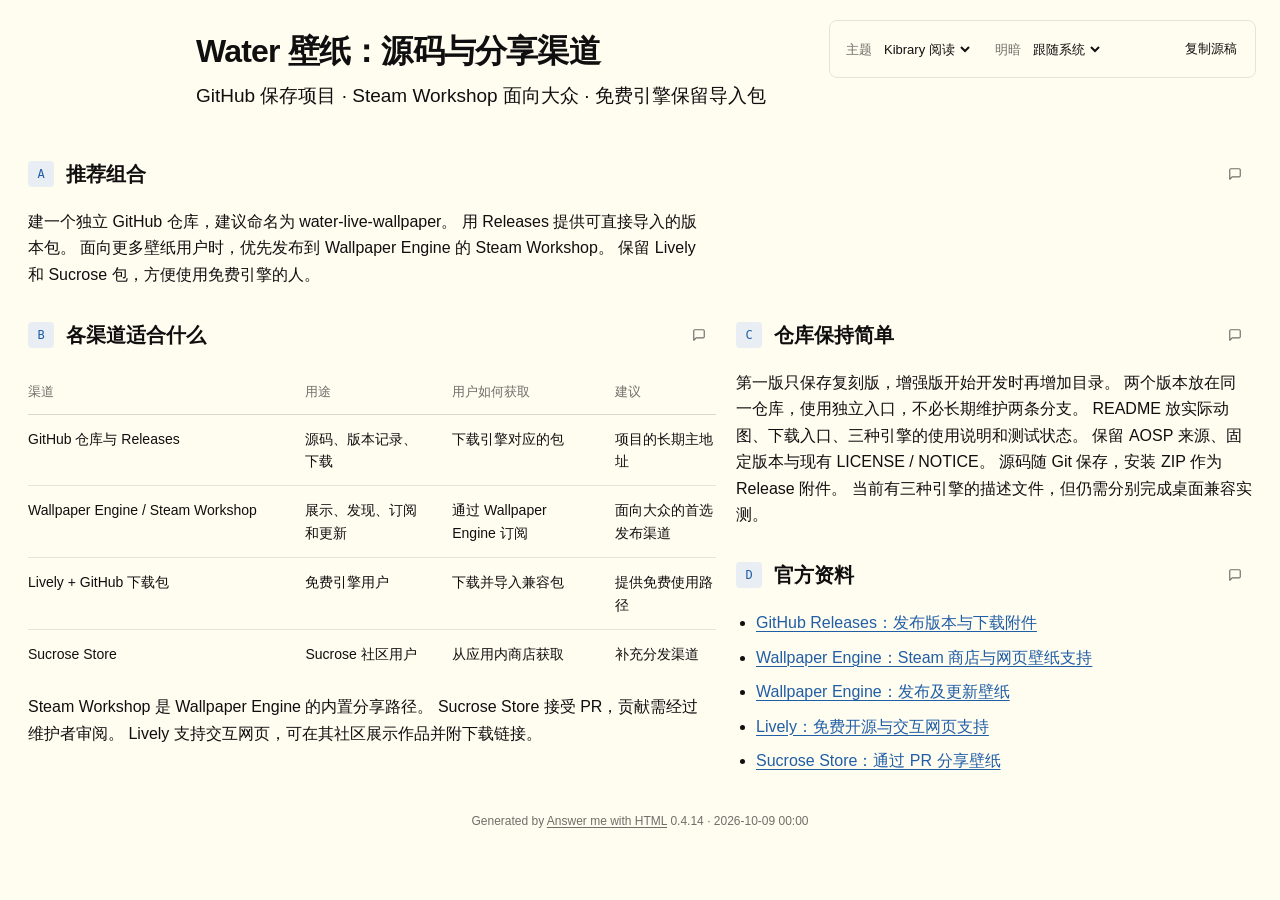
<file: docs/wallpaper-sharing.html>
<!doctype html>
<html lang="zh-CN" data-theme="kibrary-reading" data-mode="auto" data-style="80">
<head>
<meta charset="utf-8">
<meta name="viewport" content="width=device-width, initial-scale=1">
<meta name="generator" content="Answer me with HTML 0.4.14">
<title>Water 壁纸：源码与分享渠道</title>
<style>
html[data-theme="blueprint"], html[data-theme="blueprint"][data-mode="light"] {
  --font-sans: -apple-system, BlinkMacSystemFont, "Segoe UI", "PingFang SC", "Hiragino Sans GB", "Microsoft YaHei", Roboto, "Helvetica Neue", Arial, sans-serif;
  --font-mono: ui-monospace, SFMono-Regular, "JetBrains Mono", Menlo, Consolas, "Liberation Mono", monospace;
  --radius: 0px;
  --shadow: none;
  --bw: 1.5px;
  --head-font: var(--font-sans);
  --bg: #f6f6f3;
  --paper: #ffffff;
  --ink: #16181d;
  --ink-2: #4b5260;
  --ink-3: #8b929e;
  --line: #1d2026;
  --line-2: #d6dae1;
  --fill: #f3f5f8;
  --accent: #1d5fbf;
  --accent-bg: #e4ecf8;
  --ok: #1d5fbf;
  --ok-bg: #e4ecf8;
  --err: #c62828;
  --err-bg: #fbeaea;
  --warn: #a8620a;
  --warn-bg: #fdf3e2;
  --head-bg: #16181d;
  --head-fg: #ffffff;
}
html[data-theme="blueprint"][data-mode="dark"] {
  --bg: #081322;
  --paper: #0d1c31;
  --ink: #e6edf7;
  --ink-2: #a9b8cc;
  --ink-3: #6b7f99;
  --line: #c9d6e8;
  --line-2: #23385a;
  --fill: #12253f;
  --accent: #6ea8ff;
  --accent-bg: #16305a;
  --ok: #6ea8ff;
  --ok-bg: #16305a;
  --err: #ff7070;
  --err-bg: #3b1620;
  --warn: #f0b14a;
  --warn-bg: #3a2a10;
  --head-bg: #e6edf7;
  --head-fg: #081322;
}
@media (prefers-color-scheme: dark) {
html[data-theme="blueprint"][data-mode="auto"] {
  --bg: #081322;
  --paper: #0d1c31;
  --ink: #e6edf7;
  --ink-2: #a9b8cc;
  --ink-3: #6b7f99;
  --line: #c9d6e8;
  --line-2: #23385a;
  --fill: #12253f;
  --accent: #6ea8ff;
  --accent-bg: #16305a;
  --ok: #6ea8ff;
  --ok-bg: #16305a;
  --err: #ff7070;
  --err-bg: #3b1620;
  --warn: #f0b14a;
  --warn-bg: #3a2a10;
  --head-bg: #e6edf7;
  --head-fg: #081322;
}
}

html[data-theme="shadcn"], html[data-theme="shadcn"][data-mode="light"] {
  --font-sans: -apple-system, BlinkMacSystemFont, "Segoe UI", "PingFang SC", "Hiragino Sans GB", "Microsoft YaHei", Roboto, "Helvetica Neue", Arial, sans-serif;
  --font-mono: ui-monospace, SFMono-Regular, "JetBrains Mono", Menlo, Consolas, "Liberation Mono", monospace;
  --radius: 8px;
  --shadow: 0 1px 2px 0 rgba(0,0,0,0.05);
  --bw: 1px;
  --head-font: var(--font-sans);
  --bg: #fafafa;
  --paper: #ffffff;
  --ink: #09090b;
  --ink-2: #71717a;
  --ink-3: #a1a1aa;
  --line: #e4e4e7;
  --line-2: #f0f0f2;
  --fill: #f4f4f5;
  --accent: #2563eb;
  --accent-bg: #eff6ff;
  --ok: #16a34a;
  --ok-bg: #f0fdf4;
  --err: #dc2626;
  --err-bg: #fef2f2;
  --warn: #d97706;
  --warn-bg: #fffbeb;
  --head-bg: #18181b;
  --head-fg: #fafafa;
}
html[data-theme="shadcn"][data-mode="dark"] {
  --bg: #09090b;
  --paper: #121215;
  --ink: #fafafa;
  --ink-2: #a1a1aa;
  --ink-3: #71717a;
  --line: #27272a;
  --line-2: #1c1c1f;
  --fill: #18181b;
  --accent: #60a5fa;
  --accent-bg: #172554;
  --ok: #4ade80;
  --ok-bg: #052e16;
  --err: #f87171;
  --err-bg: #450a0a;
  --warn: #fbbf24;
  --warn-bg: #451a03;
  --head-bg: #fafafa;
  --head-fg: #18181b;
}
@media (prefers-color-scheme: dark) {
html[data-theme="shadcn"][data-mode="auto"] {
  --bg: #09090b;
  --paper: #121215;
  --ink: #fafafa;
  --ink-2: #a1a1aa;
  --ink-3: #71717a;
  --line: #27272a;
  --line-2: #1c1c1f;
  --fill: #18181b;
  --accent: #60a5fa;
  --accent-bg: #172554;
  --ok: #4ade80;
  --ok-bg: #052e16;
  --err: #f87171;
  --err-bg: #450a0a;
  --warn: #fbbf24;
  --warn-bg: #451a03;
  --head-bg: #fafafa;
  --head-fg: #18181b;
}
}

html[data-theme="paper"], html[data-theme="paper"][data-mode="light"] {
  --font-sans: -apple-system, BlinkMacSystemFont, "Segoe UI", "PingFang SC", "Hiragino Sans GB", "Microsoft YaHei", Roboto, "Helvetica Neue", Arial, sans-serif;
  --font-mono: ui-monospace, SFMono-Regular, "JetBrains Mono", Menlo, Consolas, "Liberation Mono", monospace;
  --font-serif: "Iowan Old Style", "Palatino Linotype", Palatino, Georgia, "Songti SC", "STSong", "Noto Serif CJK SC", "Source Han Serif SC", serif;
  --radius: 2px;
  --shadow: none;
  --bw: 1px;
  --head-font: var(--font-serif);
  --bg: #f5f2ea;
  --paper: #fdfbf6;
  --ink: #1f1c17;
  --ink-2: #57514a;
  --ink-3: #8c867b;
  --line: #cbc3b4;
  --line-2: #e5dfd3;
  --fill: #f3eee4;
  --accent: #8c2f1e;
  --accent-bg: #f5e5df;
  --ok: #2e6a3b;
  --ok-bg: #e4efe5;
  --err: #a3251b;
  --err-bg: #f7e3e0;
  --warn: #7f5300;
  --warn-bg: #f6ecd6;
  --head-bg: #1f1c17;
  --head-fg: #fdfbf6;
}
html[data-theme="paper"][data-mode="dark"] {
  --bg: #15130f;
  --paper: #1c1a15;
  --ink: #ebe5d8;
  --ink-2: #b5ad9e;
  --ink-3: #7b7467;
  --line: #4a443a;
  --line-2: #2d2a24;
  --fill: #242119;
  --accent: #e59a7d;
  --accent-bg: #3a2219;
  --ok: #8cc79a;
  --ok-bg: #1c3122;
  --err: #f0928a;
  --err-bg: #3a1d1a;
  --warn: #e3b866;
  --warn-bg: #352a13;
  --head-bg: #ebe5d8;
  --head-fg: #15130f;
}
@media (prefers-color-scheme: dark) {
html[data-theme="paper"][data-mode="auto"] {
  --bg: #15130f;
  --paper: #1c1a15;
  --ink: #ebe5d8;
  --ink-2: #b5ad9e;
  --ink-3: #7b7467;
  --line: #4a443a;
  --line-2: #2d2a24;
  --fill: #242119;
  --accent: #e59a7d;
  --accent-bg: #3a2219;
  --ok: #8cc79a;
  --ok-bg: #1c3122;
  --err: #f0928a;
  --err-bg: #3a1d1a;
  --warn: #e3b866;
  --warn-bg: #352a13;
  --head-bg: #ebe5d8;
  --head-fg: #15130f;
}
}

html[data-theme="kibrary-reading"], html[data-theme="kibrary-reading"][data-mode="light"] {
  --font-sans: "IBM Plex Sans", "Noto Sans CJK SC", "Microsoft YaHei", -apple-system, BlinkMacSystemFont, "Segoe UI", sans-serif, -apple-system, BlinkMacSystemFont, "Segoe UI", "PingFang SC", "Hiragino Sans GB", "Microsoft YaHei", Roboto, "Helvetica Neue", Arial, sans-serif;
  --font-mono: ui-monospace, "Cascadia Code", Consolas, monospace, ui-monospace, SFMono-Regular, "JetBrains Mono", Menlo, Consolas, "Liberation Mono", monospace;
  --radius: 6px;
  --shadow: none;
  --bw: 1px;
  --head-font: var(--font-sans);
  --reading-body-size: 16px;
  --reading-table-size: 14px;
  --reading-small-size: 13px;
  --reading-title-size: 32px;
  --reading-section-size: 20px;
  --reading-leading: 1.65;
  --reading-section-gap: 40px;
  --reading-page-width: 1360px;
  --reading-prose-width: 42em;
  --bg: #FFFCF0;
  --paper: #FFFCF0;
  --ink: #100F0F;
  --ink-2: #6F6E69;
  --ink-3: #6F6E69;
  --line: #DAD8CE;
  --line-2: #E6E4D9;
  --fill: #F2F0E5;
  --accent: #205EA6;
  --accent-bg: #E8EEF3;
  --ok: #376C4E;
  --ok-bg: #EDF4EA;
  --err: #A83A39;
  --err-bg: #FBEAE4;
  --warn: #8B5E17;
  --warn-bg: #F8F0DB;
  --head-bg: #205EA6;
  --head-fg: #FFFFFF;
}
html[data-theme="kibrary-reading"][data-mode="dark"] {
  --bg: #2E3440;
  --paper: #2E3440;
  --ink: #ECEFF4;
  --ink-2: #B2BED2;
  --ink-3: #B2BED2;
  --line: #58647B;
  --line-2: #434C5E;
  --fill: #343C4A;
  --accent: #88C0D0;
  --accent-bg: #343F50;
  --ok: #A3BE8C;
  --ok-bg: #353F36;
  --err: #E5989B;
  --err-bg: #473539;
  --warn: #EBCB8B;
  --warn-bg: #453D2F;
  --head-bg: #88C0D0;
  --head-fg: #2E3440;
}
@media (prefers-color-scheme: dark) {
html[data-theme="kibrary-reading"][data-mode="auto"] {
  --bg: #2E3440;
  --paper: #2E3440;
  --ink: #ECEFF4;
  --ink-2: #B2BED2;
  --ink-3: #B2BED2;
  --line: #58647B;
  --line-2: #434C5E;
  --fill: #343C4A;
  --accent: #88C0D0;
  --accent-bg: #343F50;
  --ok: #A3BE8C;
  --ok-bg: #353F36;
  --err: #E5989B;
  --err-bg: #473539;
  --warn: #EBCB8B;
  --warn-bg: #453D2F;
  --head-bg: #88C0D0;
  --head-fg: #2E3440;
}
}

html:lang(zh-Hant)[data-theme][data-mode], html:lang(zh-TW)[data-theme][data-mode], html:lang(zh-HK)[data-theme][data-mode], html:lang(zh-MO)[data-theme][data-mode] {
  --font-sans: -apple-system, BlinkMacSystemFont, "Segoe UI", "PingFang TC", "Heiti TC", "Microsoft JhengHei", "Noto Sans CJK TC", "Noto Sans TC", "PingFang SC", "Microsoft YaHei", Roboto, "Helvetica Neue", Arial, sans-serif;
}

html:lang(ja)[data-theme][data-mode] {
  --font-sans: -apple-system, BlinkMacSystemFont, "Segoe UI", "Hiragino Sans", "Hiragino Kaku Gothic ProN", "Yu Gothic UI", "Yu Gothic", Meiryo, "Noto Sans CJK JP", "Noto Sans JP", "PingFang SC", "Microsoft YaHei", Roboto, "Helvetica Neue", Arial, sans-serif;
}

html:lang(zh-Hant)[data-theme="kibrary-reading"][data-mode], html:lang(zh-TW)[data-theme="kibrary-reading"][data-mode], html:lang(zh-HK)[data-theme="kibrary-reading"][data-mode], html:lang(zh-MO)[data-theme="kibrary-reading"][data-mode] {
  --font-sans: "IBM Plex Sans", "Noto Sans CJK SC", "Microsoft YaHei", -apple-system, BlinkMacSystemFont, "Segoe UI", sans-serif, -apple-system, BlinkMacSystemFont, "Segoe UI", "PingFang SC", "Hiragino Sans GB", "Microsoft YaHei", Roboto, "Helvetica Neue", Arial, sans-serif;
}

html:lang(ja)[data-theme="kibrary-reading"][data-mode] {
  --font-sans: "IBM Plex Sans", "Noto Sans CJK SC", "Microsoft YaHei", -apple-system, BlinkMacSystemFont, "Segoe UI", sans-serif, -apple-system, BlinkMacSystemFont, "Segoe UI", "PingFang SC", "Hiragino Sans GB", "Microsoft YaHei", Roboto, "Helvetica Neue", Arial, sans-serif;
}

/* Answer me with HTML base — uses theme variables only, never hard-coded colors (theme tokens and decorations: themes/<name>.js). Exception: the var() fallbacks of diagrams (flow / sequence) equal the blueprint light tokens, guarded by a test. */
*, *::before, *::after { box-sizing: border-box; }
html, body { margin: 0; padding: 0; }
body {
  background: var(--bg); color: var(--ink);
  font-family: var(--font-sans); font-size: 14px; line-height: 1.55;
  -webkit-font-smoothing: antialiased;
}
code, pre, kbd { font-family: var(--font-mono); }

/* ── Toolbar ─────────────────────────────── */
.am-toolbar {
  position: fixed; top: 12px; right: 12px; z-index: 10; display: flex; gap: 6px;
}
.am-btn {
  font: 12px/1 var(--font-sans); color: var(--ink); background: var(--paper);
  border: 1px solid var(--line-2); border-radius: var(--radius); padding: 7px 10px; cursor: pointer;
}
.am-btn:hover { border-color: var(--ink-3); }
.am-btn:focus-visible { outline: 2px solid var(--accent); outline-offset: 2px; }
/* Theme and mode lists: a label and a native select inside one button-like box */
.am-pick {
  display: flex; align-items: center; gap: 6px; font: 12px/1 var(--font-sans); color: var(--ink-2); background: var(--paper);
  border: 1px solid var(--line-2); border-radius: var(--radius); padding: 0 4px 0 10px;
}
.am-pick:hover { border-color: var(--ink-3); }
.am-pick:focus-within { outline: 2px solid var(--accent); outline-offset: 2px; }
.am-pick select {
  font: inherit; color: var(--ink); background: transparent; border: 0; padding: 6px 2px; cursor: pointer; outline: none;
}
.am-pick option { color: var(--ink); background: var(--paper); }

/* ── Header ───────────────────────────────── */
.am-head { margin: 0 0 20px; padding-right: 300px; }
.am-head h1 { margin: 0; font-size: 24px; line-height: 1.25; letter-spacing: -0.01em; }
.am-sub { margin: 4px 0 0; color: var(--ink-2); }
.am-head-meta { display: flex; flex-wrap: wrap; gap: 6px 18px; margin-top: 10px; font-size: 12px; color: var(--ink-2); }
.am-head-meta b { font-family: var(--font-mono); font-weight: 400; color: var(--ink-3); margin-right: 6px; }
.am-intro { margin-top: 12px; max-width: 80ch; }

/* ── sheet template ────────────────────────── */
.am-sheet { max-width: 1680px; margin: 0 auto; padding: 32px 28px 40px; }
.am-frame { position: relative; }
.am-grid {
  display: grid; grid-template-columns: repeat(var(--cols, 3), minmax(0, 1fr));
  gap: 20px; align-items: start;
}
.am-ruler { display: none; }
.am-ruler span { flex: 1; display: flex; align-items: center; justify-content: center; }
.am-ruler--top, .am-ruler--bottom { left: 18px; right: 18px; height: 18px; }
.am-ruler--top { top: 0; }
.am-ruler--bottom { bottom: 0; }
.am-ruler--left, .am-ruler--right { top: 18px; bottom: 18px; width: 18px; flex-direction: column; }
.am-ruler--left { left: 0; }
.am-ruler--right { right: 0; }
.am-ruler--top span + span, .am-ruler--bottom span + span { border-left: 1px solid var(--line); }
.am-ruler--left span + span, .am-ruler--right span + span { border-top: 1px solid var(--line); }

/* ── Panels ───────────────────────────────── */
.am-panel {
  background: var(--paper); border: var(--bw) solid var(--line); border-radius: var(--radius);
  box-shadow: var(--shadow); min-width: 0; overflow: hidden;
}
.am-panel-head {
  display: flex; align-items: stretch; gap: 0; border-bottom: var(--bw) solid var(--line); min-height: 34px;
}
.am-panel-id {
  display: flex; align-items: center; justify-content: center; min-width: 34px; padding: 0 8px;
  background: var(--head-bg); color: var(--head-fg); font-weight: 600; font-size: 14px;
}
.am-panel-head h2 { margin: 0; padding: 7px 12px; font-size: 15px; font-weight: 600; flex: 1; display: flex; align-items: center; }
.am-panel-meta { align-self: center; padding: 0 12px; font: 11px/1.3 var(--font-mono); color: var(--ink-2); text-align: right; }
.am-panel-body { padding: 14px 16px 16px; }
.am-panel-body > * + * { margin-top: 12px; }

/* ── Markdown body ───────────────────────── */
.am-md > :first-child { margin-top: 0; }
.am-md > :last-child { margin-bottom: 0; }
.am-md p { margin: 0 0 8px; }
.am-md ul, .am-md ol { margin: 0 0 8px; padding-left: 20px; }
.am-md li + li { margin-top: 3px; }
.am-md h3, .am-md h4 { margin: 14px 0 6px; font-size: 13px; }
.am-md a { color: var(--accent); }
.am-md blockquote { margin: 0 0 8px; padding: 2px 12px; border-left: 3px solid var(--line-2); color: var(--ink-2); }
.am-md :not(pre) > code { font-size: 0.9em; background: var(--fill); padding: 1px 5px; border-radius: 4px; }
.am-md hr { border: 0; border-top: 1px solid var(--line-2); margin: 12px 0; }
.am-md table { width: 100%; border-collapse: collapse; font-size: 13px; }
.am-md th {
  text-align: left; font: 11px/1.3 var(--font-mono); color: var(--ink-2); font-weight: 400;
  padding: 6px 10px; border-bottom: 1px solid var(--line-2);
}
/* th { text-align: left } outranks the align attribute from Markdown alignment, so restore right and center columns explicitly. */
.am-md th[align="right"] { text-align: right; }
.am-md th[align="center"] { text-align: center; }
.am-md td { padding: 7px 10px; border-bottom: 1px solid var(--line-2); vertical-align: top; }
.am-md tbody tr:nth-child(even) td { background: var(--fill); }
.am-table-wrap { overflow-x: auto; }
/* Images scale down to the panel and never past 70% of the window height, keeping their shape. */
.am-md img { max-width: 100%; max-height: 70vh; height: auto; }
.am-figure { margin: 0; text-align: center; }
.am-figure img { display: block; margin: 0 auto; border: 1px solid var(--line-2); border-radius: var(--radius); }
.am-figure figcaption { margin-top: 6px; font-size: 12px; line-height: 1.4; color: var(--ink-2); }
.am-code {
  margin: 0; padding: 12px 14px; background: var(--fill); border: 1px solid var(--line-2);
  border-radius: var(--radius); overflow-x: auto; font-size: 12.5px; line-height: 1.5;
}
/* Ask: a decision the reader makes; the suggested option starts selected */
.am-ask { margin: 10px 0; padding: 10px 12px 8px; border: 1px solid var(--line-2); border-radius: var(--radius); background: var(--fill); min-width: 0; }
/* The question floats inside the box, so a long question wraps like text instead of riding on the border */
.am-ask-q { float: left; width: 100%; padding: 0; margin-bottom: 4px; font-weight: 600; }
/* Two columns: the control, then the label, tag and note, which wrap under the label and never under the control */
.am-ask-opt { clear: both; display: grid; grid-template-columns: auto minmax(0, 1fr); column-gap: 8px; align-items: baseline; padding: 5px 2px; cursor: pointer; }
.am-ask-opt input { margin: 0; accent-color: var(--accent); position: relative; top: 2px; }
.am-ask-tag { display: inline-block; font-size: 11px; line-height: 1.5; color: var(--accent); border: 1px solid var(--accent); border-radius: 999px; padding: 0 6px; white-space: nowrap; }
.am-ask-note { display: block; color: var(--ink-2); }
/* Comment box under each panel, and the Reply sheet */
.am-comment-btn {
  display: flex; flex-shrink: 0; align-self: center; margin: 0 6px 0 auto; color: var(--ink-3); background: transparent;
  border: 1px solid transparent; border-radius: var(--radius); padding: 3px; cursor: pointer;
}
.am-panel-meta + .am-comment-btn { margin-left: 0; }
.am-panel:hover .am-comment-btn, .am-comment-btn:focus-visible, .am-comment-btn[aria-expanded="true"] { border-color: var(--line-2); color: var(--ink-2); }
.am-panel .am-comment-btn.am-comment-btn--on { color: var(--accent); border-color: var(--accent); }
.am-panel--bare { position: relative; }
.am-panel--bare > .am-comment-btn { position: absolute; top: 4px; right: 0; }
.am-comment { padding: 0 14px 12px; }
.am-comment textarea, .am-reply textarea {
  width: 100%; font: 13px/1.5 var(--font-sans); color: var(--ink); background: var(--paper);
  border: 1px solid var(--line-2); border-radius: var(--radius); padding: 8px 10px; resize: vertical;
}
.am-comment textarea:focus-visible, .am-reply textarea:focus-visible { outline: 2px solid var(--accent); outline-offset: 1px; }
.am-btn--reply { color: var(--paper); background: var(--ink); border-color: var(--ink); }
.am-btn--reply:hover { opacity: .88; }
.am-reply {
  width: min(640px, calc(100vw - 32px)); padding: 16px; color: var(--ink); background: var(--paper);
  border: 1px solid var(--line-2); border-radius: var(--radius); box-shadow: 0 12px 40px rgba(0,0,0,.25);
}
.am-reply::backdrop { background: rgba(0,0,0,.35); }
.am-reply-head { display: flex; flex-wrap: wrap; align-items: baseline; gap: 4px 10px; margin-bottom: 10px; }
.am-reply-head span { color: var(--ink-2); font-size: 13px; }
.am-reply textarea { font-family: var(--font-mono); font-size: 12.5px; }
.am-reply-actions { display: flex; justify-content: flex-end; gap: 8px; margin-top: 10px; }
.am-reply .am-btn:disabled { opacity: .5; cursor: default; }
/* Code block: a header (title or path:lines, language, copy), then one span per line; numbered blocks show the line number in a gutter */
.am-codeblock { margin: 10px 0; min-width: 0; }
.am-codeblock .am-code { border-top-left-radius: 0; border-top-right-radius: 0; padding: 10px 0; }
.am-code-head {
  display: flex; align-items: center; gap: 8px; padding: 5px 6px 5px 12px; font: 12px/1.3 var(--font-sans); color: var(--ink-2);
  background: var(--paper); border: 1px solid var(--line-2); border-bottom: 0; border-radius: var(--radius) var(--radius) 0 0;
}
.am-code-title { font-family: var(--font-mono); overflow: hidden; text-overflow: ellipsis; white-space: nowrap; min-width: 0; }
.am-code-lang { margin-left: auto; color: var(--ink-3); text-transform: lowercase; }
.am-code-copy { font: 12px/1 var(--font-sans); color: var(--ink-2); background: transparent; border: 1px solid var(--line-2); border-radius: var(--radius); padding: 4px 8px; cursor: pointer; margin-left: auto; }
.am-code-lang + .am-code-copy { margin-left: 0; }
.am-code-copy:hover { border-color: var(--ink-3); color: var(--ink); }
.am-code-copy:focus-visible { outline: 2px solid var(--accent); outline-offset: 2px; }
.am-code code { display: block; min-width: max-content; }
.am-ln { display: block; padding: 0 14px; min-height: 1.5em; white-space: pre; }
.am-ln--hl { background: var(--accent-bg); box-shadow: inset 3px 0 0 var(--accent); }
.am-code--num .am-ln::before {
  content: attr(data-n); display: inline-block; width: 3.5ch; margin-right: 12px; text-align: right; color: var(--ink-3);
  user-select: none; -webkit-user-select: none;
}

/* ── Status badges ok / no / warn ──────────────── */
.am-status { white-space: nowrap; font-weight: 500; }
.am-status--ok { color: var(--ok); }
.am-status--no { color: var(--err); }
.am-status--warn { color: var(--warn); }
.am-status-icon { display: inline-block; width: 1.1em; font-weight: 700; }

/* ── callout ─────────────────────────────── */
.am-callout {
  border: 1px solid var(--line-2); border-left: 3px solid var(--accent); background: var(--accent-bg);
  padding: 10px 14px; border-radius: var(--radius);
}
.am-callout--ok { border-left-color: var(--ok); background: var(--ok-bg); }
.am-callout--warn { border-left-color: var(--warn); background: var(--warn-bg); }
.am-callout--err { border-left-color: var(--err); background: var(--err-bg); }
.am-callout-title { font-weight: 600; margin-bottom: 4px; }

/* ── kv title block ─────────────────────────── */
.am-kv {
  display: grid; grid-template-columns: repeat(var(--kv-cols, 2), minmax(0, 1fr)); margin: 0;
  border-top: var(--bw) solid var(--line); border-left: var(--bw) solid var(--line);
}
.am-kv-cell { border-right: var(--bw) solid var(--line); border-bottom: var(--bw) solid var(--line); padding: 6px 10px 8px; min-width: 0; }
.am-kv-cell--wide { grid-column: 1 / -1; }
.am-kv dt { font: 11px/1.4 var(--font-mono); color: var(--ink-2); }
.am-kv dd { margin: 2px 0 0; font-size: 14px; font-weight: 500; overflow-wrap: anywhere; }
.am-kv-cell--wide dd { font-size: 17px; font-weight: 600; }

/* ── timeline ────────────────────────────── */
.am-timeline { list-style: none; margin: 0; padding: 0; }
.am-timeline--h { display: grid; grid-template-columns: repeat(var(--n, 1), minmax(0, 1fr)); padding-top: 4px; }
.am-timeline--h li { position: relative; text-align: center; padding: 0 6px; }
.am-timeline--h li::before {
  content: ""; position: absolute; top: 31px; left: 0; right: 0; border-top: var(--bw) solid var(--line);
}
.am-timeline--h li:first-child::before { left: 50%; }
.am-timeline--h li:last-child::before { right: 50%; }
.am-tl-when { display: block; font-size: 15px; font-weight: 500; height: 24px; }
.am-tl-dot {
  position: relative; display: block; width: 11px; height: 11px; margin: 2px auto 8px;
  border: var(--bw) solid var(--line); border-radius: 50%; background: var(--paper);
}
.am-tl-item--hi .am-tl-dot { background: var(--accent); border-color: var(--accent); }
.am-tl-title { display: block; font-size: 12.5px; font-weight: 500; }
.am-tl-text { display: block; font-size: 12px; color: var(--ink-2); line-height: 1.45; }
.am-timeline--v li { position: relative; padding: 0 0 14px 22px; }
.am-timeline--v li::before { content: ""; position: absolute; left: 5px; top: 6px; bottom: -6px; border-left: var(--bw) solid var(--line-2); }
.am-timeline--v li:last-child::before { display: none; }
.am-timeline--v .am-tl-dot { position: absolute; left: 0; top: 4px; margin: 0; }
.am-timeline--v .am-tl-when { display: inline; height: auto; font: 12px var(--font-mono); color: var(--ink-2); margin-right: 8px; }
.am-timeline--v .am-tl-title { display: inline; font-size: 14px; }
.am-timeline--v .am-tl-text { margin-top: 2px; }

/* ── annot sentence notes ──────────────────────── */
.am-annot + .am-annot { border-top: 1px solid var(--line-2); padding-top: 12px; }
.am-annot-head { display: flex; justify-content: space-between; gap: 12px; font-size: 13px; font-weight: 600; margin-bottom: 8px; }
.am-annot-meta { font: 11px var(--font-mono); font-weight: 400; color: var(--ink-2); }
.am-annot-scroll { overflow-x: auto; }
.am-annot-line {
  position: relative; display: inline-block; white-space: pre; font: 14px/1.6 var(--font-mono);
  padding-bottom: calc(var(--rows, 0) * 17px + 14px);
}
.am-annot-line--wrap { display: block; white-space: normal; padding-bottom: 10px; }
.am-annot-line--wrap .am-seg { white-space: nowrap; }
.am-seg { position: relative; }
.am-seg::after {
  content: ""; position: absolute; left: 1px; right: 1px; top: calc(100% + 1px); height: 5px;
  border: 1px solid var(--accent); border-top: 0;
}
.am-seg-n {
  position: absolute; left: 0; top: calc(100% + 8px + var(--row, 0) * 17px);
  font: 11px/16px var(--font-sans); color: var(--accent); white-space: nowrap;
}
.am-seg--err { color: var(--err); }
.am-seg--err::after { border-color: var(--err); }
.am-seg--err .am-seg-n { color: var(--err); }
.am-annot-caption { font-size: 12px; color: var(--ink-2); }

/* ── limits bars ───────────────────────── */
.am-lim + .am-lim { margin-top: 14px; }
.am-lim-head { display: flex; justify-content: space-between; gap: 12px; font-size: 13px; margin-bottom: 4px; }
.am-lim-val { font: 12px var(--font-mono); color: var(--accent); white-space: nowrap; }
.am-lim-track { position: relative; height: 12px; border: 1px solid var(--line-2); background: var(--fill); border-radius: calc(var(--radius) / 2); }
.am-lim-fill { position: absolute; left: 0; top: 0; bottom: 0; background: var(--accent-bg); border-right: 1px solid var(--accent); }
.am-lim-mark { position: absolute; top: -4px; bottom: -4px; border-left: 2px solid var(--accent); }
.am-lim.is-over .am-lim-fill { background: var(--err-bg); border-right-color: var(--err); }
.am-lim.is-over .am-lim-val { color: var(--err); }
.am-lim-ticks { position: relative; height: 16px; font: 10px/16px var(--font-mono); color: var(--ink-3); }
.am-lim-ticks span { position: absolute; transform: translateX(-50%); }
.am-lim-ticks span:first-child { transform: none; }
.am-lim-note { font-size: 11px; color: var(--ink-2); margin-left: 6px; }

/* ── tree ─────────────────────────── */
.am-tree { font-size: 13px; }
.am-tree-root { display: flex; justify-content: center; position: relative; padding-bottom: 18px; }
.am-tree-root::after { content: ""; position: absolute; bottom: 0; left: 50%; height: 18px; border-left: var(--bw) solid var(--line); }
.am-tree-root--solo { padding-bottom: 12px; }
.am-tree-root--solo::after { display: none; }
.am-tree-box {
  border: var(--bw) solid var(--line); background: var(--paper); padding: 6px 14px; text-align: center;
  border-radius: var(--radius); font-weight: 600;
}
.am-tree-box small { display: block; font-weight: 400; color: var(--ink-2); font-size: 12px; }
.am-tree-box--root { background: var(--accent-bg); font-size: 15px; padding: 8px 28px; }
.am-tree-cols { display: grid; grid-template-columns: repeat(var(--n, 1), minmax(0, 1fr)); }
.am-tree-col { position: relative; padding: 18px 8px 0; min-width: 0; }
.am-tree-col::before { content: ""; position: absolute; top: 0; left: 0; right: 0; border-top: var(--bw) solid var(--line); }
.am-tree-col:first-child::before { left: 50%; }
.am-tree-col:last-child::before { right: 50%; }
.am-tree-col::after { content: ""; position: absolute; top: 0; left: 50%; height: 18px; border-left: var(--bw) solid var(--line); }
.am-tree-list, .am-tree-list ul { list-style: none; margin: 0; padding: 0; }
.am-tree-col > .am-tree-list { margin: 8px 0 0 14px; }
.am-tree-list ul { margin-left: 16px; }
.am-tree-list li { position: relative; padding: 3px 0 3px 18px; }
.am-tree-list li::before { content: ""; position: absolute; left: 0; top: 0.95em; width: 12px; border-top: 1px solid var(--ink-3); }
.am-tree-list li::after { content: ""; position: absolute; left: 0; top: 0; bottom: 0; border-left: 1px solid var(--ink-3); }
.am-tree-list li:last-child::after { bottom: auto; height: 0.95em; }
.am-tree-tag { font: 11px var(--font-mono); color: var(--ink-3); margin-right: 4px; }
.am-tree code { font: 12px var(--font-mono); }
.am-tree-sub { display: block; font-size: 11.5px; color: var(--ink-2); }
.am-tree-hi > .am-tree-label { color: var(--accent); font-weight: 600; }

/* ── Diagrams (flow / sequence) ───────────────── */
.am-diagram { margin: 0; overflow-x: auto; text-align: center; }
/* Embedded previews can lose html[data-theme]; the fallbacks keep diagrams readable, and defined theme variables still win. */
.am-diagram svg { max-width: 100%; height: auto; font-family: var(--font-sans, sans-serif); }
.am-diagram text { fill: var(--ink, #16181d); font-size: 13px; }
.am-node-shape { fill: var(--paper, #ffffff); stroke: var(--line, #1d2026); stroke-width: var(--bw, 1.5px); }
.am-node--hi .am-node-shape { fill: var(--accent-bg, #e4ecf8); stroke: var(--accent, #1d5fbf); }
.am-node--hi text { fill: var(--accent, #1d5fbf); font-weight: 600; }
.am-edge { fill: none; stroke: var(--ink-2, #4b5260); stroke-width: 1.3; }
.am-edge--dashed { stroke-dasharray: 5 4; }
.am-arrow { fill: var(--ink-2, #4b5260); }
.am-edge-label rect { fill: var(--paper, #ffffff); }
.am-diagram .am-edge-label text { fill: var(--accent, #1d5fbf); font-size: 11.5px; }
.am-cluster { fill: var(--fill, #f3f5f8); stroke: var(--line-2, #d6dae1); stroke-width: 1; stroke-dasharray: 4 3; }
.am-diagram .am-cluster-label { fill: var(--ink-2, #4b5260); font: 11px var(--font-mono, monospace); }
.am-lifeline { stroke: var(--ink-3, #8b929e); stroke-width: 1; stroke-dasharray: 4 4; }
.am-actor { fill: var(--paper, #ffffff); stroke: var(--line, #1d2026); stroke-width: var(--bw, 1.5px); }
.am-note { fill: var(--warn-bg, #fdf3e2); stroke: var(--warn, #a8620a); stroke-width: 1; }
.am-diagram .am-step { fill: var(--ink-3, #8b929e); font: 10px var(--font-mono, monospace); }

.am-diagram-expand {
  /* In flow and sticky: it sits at the right edge and stays in view when the diagram scrolls sideways.
     It takes its own row above the drawing, so it never covers a node at the top-right corner of the drawing. */
  position: sticky; left: calc(100% - 36px); z-index: 2;
  display: flex; align-items: center; justify-content: center;
  width: 28px; height: 28px; padding: 0; margin: 0 8px 4px auto;
  color: var(--ink-2); background: var(--paper);
  border: var(--bw, 1px) solid var(--line-2); border-radius: var(--radius);
  cursor: pointer; opacity: 0.72;
  transition: opacity 0.15s, color 0.15s, border-color 0.15s, background 0.15s;
}
.am-diagram:hover .am-diagram-expand,
.am-diagram-expand:focus-visible { opacity: 1; }
.am-diagram-expand:hover {
  opacity: 1; color: var(--ink); border-color: var(--accent); background: var(--fill);
}
.am-diagram-expand:focus-visible { outline: 2px solid var(--accent); outline-offset: 1px; }

/* ── Diagram Lightbox and Pan-Zoom Viewer ─────────── */
.am-lightbox {
  position: fixed; inset: 0; z-index: 1000;
  display: flex; flex-direction: column;
  touch-action: none;
}
.am-lightbox[hidden] { display: none !important; }

.am-lightbox-backdrop {
  position: absolute; inset: 0;
  background: rgba(0, 0, 0, 0.72);
  backdrop-filter: blur(6px);
  -webkit-backdrop-filter: blur(6px);
}

.am-lightbox-header {
  position: absolute; top: 12px; left: 24px; right: 24px; height: 36px;
  display: flex; align-items: center; justify-content: space-between;
  z-index: 10; pointer-events: none;
}
.am-lightbox-title {
  display: inline-flex; align-items: center; gap: 8px;
  color: rgba(255, 255, 255, 0.92);
  font: 13px/1 var(--font-sans, sans-serif); font-weight: 500;
  text-shadow: 0 1px 3px rgba(0, 0, 0, 0.6);
  pointer-events: auto;
  overflow: hidden; text-overflow: ellipsis; white-space: nowrap; max-width: 60vw;
}
.am-lightbox-title svg { stroke: rgba(255, 255, 255, 0.85); flex-shrink: 0; }
.am-lightbox-actions {
  display: flex; align-items: center; gap: 8px; pointer-events: auto;
}
.am-lightbox-close {
  width: 32px; height: 32px;
  background: var(--paper);
  border: var(--bw, 1px) solid var(--line-2);
  border-radius: 50%;
  color: var(--ink);
  font-size: 15px; line-height: 1;
  cursor: pointer;
  display: flex; align-items: center; justify-content: center;
  box-shadow: 0 4px 12px rgba(0, 0, 0, 0.25);
  transition: background 0.15s, color 0.15s, transform 0.15s, border-color 0.15s;
}
.am-lightbox-close:hover {
  color: var(--accent); border-color: var(--accent); background: var(--fill); transform: scale(1.05);
}
.am-lightbox-close:focus-visible { outline: 2px solid var(--accent); outline-offset: 1px; }

.am-lightbox-stage {
  position: absolute;
  top: 54px; bottom: 20px; left: 24px; right: 24px;
  background: var(--paper);
  border: var(--bw, 1px) solid var(--line-2);
  border-radius: max(var(--radius), 14px);
  box-shadow: 0 24px 64px rgba(0, 0, 0, 0.45);
  overflow: hidden;
  cursor: grab;
  user-select: none;
  -webkit-user-select: none;
}
.am-lightbox-stage.am-panning { cursor: grabbing; }

.am-lightbox-canvas {
  position: absolute; left: 0; top: 0;
  transform-origin: 0 0;
  will-change: transform;
  pointer-events: none;
}
.am-lightbox-canvas svg {
  max-width: none !important;
  max-height: none !important;
  display: block;
  font-family: var(--font-sans, sans-serif);
}

/* ── doc template ────────────────────────── */
.am-doc { max-width: 1120px; margin: 0 auto; padding: 40px 28px 64px; }
.am-doc-layout { display: grid; grid-template-columns: 200px minmax(0, 1fr); gap: 32px; align-items: start; }
.am-doc-layout--notoc { grid-template-columns: minmax(0, 1fr); max-width: 860px; }
.am-toc { position: sticky; top: 24px; font-size: 13px; }
.am-toc a { display: block; color: var(--ink-2); text-decoration: none; padding: 4px 0 4px 10px; border-left: 2px solid var(--line-2); }
.am-toc a:hover { color: var(--ink); border-left-color: var(--accent); }
.am-doc-body > .am-panel + .am-panel { margin-top: 20px; }

/* ── Responsive and print ─────────────────────────── */
@media (max-width: 1100px) {
  .am-grid { grid-template-columns: repeat(2, minmax(0, 1fr)); }
  .am-grid > .am-panel { grid-column: auto !important; }
  .am-grid > .am-panel.am-span-wide { grid-column: 1 / -1 !important; }
}
@media (max-width: 760px) {
  .am-sheet, .am-doc { padding: 56px 12px 24px; }
  .am-head { padding-right: 0; }
  .am-grid { grid-template-columns: minmax(0, 1fr); }
  .am-grid > .am-panel.am-span-wide { grid-column: auto !important; }
  .am-doc-layout { grid-template-columns: minmax(0, 1fr); }
  .am-toc { position: static; }
  .am-timeline--h { grid-template-columns: minmax(0, 1fr); }
  .am-tree-cols { grid-template-columns: minmax(0, 1fr); }
  /* Tables and diagrams keep their size: the wrapper scrolls horizontally when they overflow. */
  .am-md th, .am-md td { min-width: 6em; }
  .am-diagram svg { max-width: none; }
  .am-lightbox-header { top: 8px; left: 12px; right: 12px; }
  .am-lightbox-stage { top: 46px; bottom: 12px; left: 12px; right: 12px; border-radius: max(var(--radius), 10px); }
}
.am-colophon { text-align: center; padding: 0 0 28px; font: 11px var(--font-mono); color: var(--ink-3); }
.am-colophon a { color: inherit; text-decoration: underline; text-underline-offset: 2px; }

@media print {
  .am-toolbar, .am-diagram-expand, .am-lightbox, .am-code-copy, .am-comment-btn, .am-comment, .am-reply { display: none !important; }
  body { background: var(--paper); }
  .am-panel { break-inside: avoid; box-shadow: none; }
}
.am-panel--bare { border: 0; background: transparent; box-shadow: none; }
.am-panel--bare > .am-panel-body { padding: 0; }
.am-panel--bare .am-kv { background: var(--paper); }


html[data-theme="blueprint"] .am-frame { border: 1px solid var(--line); padding: 30px; }
html[data-theme="blueprint"] .am-frame::before {
  content: ""; position: absolute; inset: 18px; border: 1px solid var(--line); pointer-events: none;
}
html[data-theme="blueprint"] .am-ruler {
  display: flex; position: absolute; font: 10px/1 var(--font-mono); color: var(--ink-3);
}
@media (max-width: 760px) {
  html[data-theme="blueprint"] .am-frame { padding: 0; border: 0; }
  html[data-theme="blueprint"] .am-frame::before, html[data-theme="blueprint"] .am-ruler { display: none; }
}

html[data-theme="shadcn"] .am-panel-id { border-radius: 6px; min-width: 24px; height: 24px; margin: 9px 0 9px 14px; font-size: 12px; }
html[data-theme="shadcn"] .am-panel-head { border-bottom-width: 1px; }
html[data-theme="shadcn"] .am-kv { border-color: var(--line); border-radius: var(--radius); overflow: hidden; }

html[data-theme="paper"]:lang(zh-Hant)[data-mode], html[data-theme="paper"]:lang(zh-TW)[data-mode], html[data-theme="paper"]:lang(zh-HK)[data-mode], html[data-theme="paper"]:lang(zh-MO)[data-mode] { --font-serif: "Iowan Old Style", Palatino, Georgia, "Songti TC", "PMingLiU", "MingLiU", "Noto Serif CJK TC", "Noto Serif TC", "Source Han Serif TC", "Songti SC", serif; }
html[data-theme="paper"]:lang(ja)[data-mode] { --font-serif: "Iowan Old Style", Palatino, Georgia, "Hiragino Mincho ProN", "Yu Mincho", "Noto Serif CJK JP", "Noto Serif JP", "Songti SC", serif; }
html[data-theme="paper"] .am-head h1, html[data-theme="paper"] .am-panel-head h2, html[data-theme="paper"] .am-md, html[data-theme="paper"] .am-intro, html[data-theme="paper"] .am-callout { font-family: var(--font-serif); }
html[data-theme="paper"] .am-head h1 { font-weight: 600; letter-spacing: 0; }
html[data-theme="paper"] .am-md p, html[data-theme="paper"] .am-md li, html[data-theme="paper"] .am-md blockquote, html[data-theme="paper"] .am-intro { font-size: 15.5px; line-height: 1.75; }
html[data-theme="paper"] .am-md p { margin-bottom: 12px; }
html[data-theme="paper"] .am-md table { font-family: var(--font-sans); }

html[data-theme="kibrary-reading"] body { font-size: var(--reading-body-size); line-height: var(--reading-leading); }
html[data-theme="kibrary-reading"] .am-doc { max-width: var(--reading-page-width); padding: 72px 40px 88px; }
html[data-theme="kibrary-reading"] .am-head { padding-left: 168px; padding-right: 200px; margin-bottom: 48px; }
html[data-theme="kibrary-reading"] .am-head h1 { font-family: var(--head-font); font-size: var(--reading-title-size); font-weight: 600; line-height: 1.2; letter-spacing: -0.025em; }
html[data-theme="kibrary-reading"] .am-sub { font-size: 19px; line-height: 1.5; margin-top: 12px; color: var(--ink); }
html[data-theme="kibrary-reading"] .am-head-meta { font-size: var(--reading-small-size); gap: 8px 20px; margin-top: 20px; }
html[data-theme="kibrary-reading"] .am-head-meta b { font-family: var(--font-sans); color: var(--ink-2); margin-right: 8px; }
html[data-theme="kibrary-reading"] .am-intro { margin-top: 24px; max-width: var(--reading-prose-width); color: var(--ink-2); }
html[data-theme="kibrary-reading"] .am-doc-layout { grid-template-columns: 128px minmax(0, 1fr); gap: 40px; }
html[data-theme="kibrary-reading"] .am-toc { top: 32px; font-size: 14px; line-height: 1.5; }
html[data-theme="kibrary-reading"] .am-toc::before { content: "本页目录"; display: block; font: 12px/1.4 var(--font-sans); color: var(--ink-2); letter-spacing: 0.06em; padding: 2px 0 14px; }
html[data-theme="kibrary-reading"] .am-toc a { padding: 10px 0 10px 12px; border-left: 1px solid var(--line); margin: 0; color: var(--ink-2); }
html[data-theme="kibrary-reading"] .am-toc a:hover { color: var(--accent); border-left-color: var(--accent); background: var(--accent-bg); }
html[data-theme="kibrary-reading"] .am-panel { background: transparent; border: 0; border-radius: 0; box-shadow: none; overflow: visible; scroll-margin-top: 24px; }
html[data-theme="kibrary-reading"] .am-doc-body > .am-panel + .am-panel { margin-top: var(--reading-section-gap); padding-top: 32px; }
html[data-theme="kibrary-reading"] .am-panel-head { border: 0 !important; min-height: 30px; align-items: center; gap: 12px; }
html[data-theme="kibrary-reading"] .am-panel-id { font: 500 12px/1 var(--font-mono); min-width: 26px; height: 26px; padding: 0; margin: 0; border-radius: 4px; background: var(--accent-bg); color: var(--accent); }
html[data-theme="kibrary-reading"] .am-panel-head h2 { padding: 0; font-family: var(--head-font); font-size: var(--reading-section-size); line-height: 1.4; font-weight: 600; }
html[data-theme="kibrary-reading"] .am-panel-body { padding: 20px 0 0; }
html[data-theme="kibrary-reading"] .am-panel-body > * + * { margin-top: 16px; }
html[data-theme="kibrary-reading"] .am-md p, html[data-theme="kibrary-reading"] .am-md > ul, html[data-theme="kibrary-reading"] .am-md > ol { max-width: var(--reading-prose-width); }
html[data-theme="kibrary-reading"] .am-md p { margin-bottom: 12px; }
html[data-theme="kibrary-reading"] .am-md li + li { margin-top: 8px; }
html[data-theme="kibrary-reading"] .am-md h3, html[data-theme="kibrary-reading"] .am-md h4 { font-size: 17px; line-height: 1.4; margin-top: 24px; }
html[data-theme="kibrary-reading"] .am-md a { text-decoration-thickness: 1px; text-underline-offset: 3px; }
html[data-theme="kibrary-reading"] .am-md :not(pre) > code { font-size: 0.9em; padding: 2px 5px; }
html[data-theme="kibrary-reading"] .am-md table { font-size: var(--reading-table-size); line-height: 1.6; }
html[data-theme="kibrary-reading"] .am-md th { font: 500 13px/1.5 var(--font-sans); padding: 12px 16px; border-bottom-color: var(--line); color: var(--ink-2); }
html[data-theme="kibrary-reading"] .am-md td { padding: 13px 16px; border-bottom-color: var(--line-2); }
html[data-theme="kibrary-reading"] .am-md th:first-child, html[data-theme="kibrary-reading"] .am-md td:first-child { padding-left: 0; }
html[data-theme="kibrary-reading"] .am-md th:last-child, html[data-theme="kibrary-reading"] .am-md td:last-child { padding-right: 0; }
html[data-theme="kibrary-reading"] .am-md tbody tr:nth-child(even) td { background: transparent; }
html[data-theme="kibrary-reading"] .am-md tbody tr:last-child td { border-bottom: 0; }
html[data-theme="kibrary-reading"] .am-md th:first-child { width: 38%; }
html[data-theme="kibrary-reading"] .am-md .am-table-wrap { margin-bottom: 16px; }
html[data-theme="kibrary-reading"] .am-code { font-size: 13px; line-height: 1.65; padding: 16px; border: 0; }
html[data-theme="kibrary-reading"] .am-callout { padding: 20px 24px; border: 0; border-left: 3px solid var(--accent); border-radius: 0 6px 6px 0; }
html[data-theme="kibrary-reading"] .am-callout--ok { border-left-color: var(--ok); }
html[data-theme="kibrary-reading"] .am-callout--warn { border-left-color: var(--warn); }
html[data-theme="kibrary-reading"] .am-callout--err { border-left-color: var(--err); }
html[data-theme="kibrary-reading"] .am-callout-title { font-size: 17px; line-height: 1.45; margin-bottom: 10px; }
html[data-theme="kibrary-reading"] .am-callout .am-md p { margin-bottom: 8px; }
html[data-theme="kibrary-reading"] .am-diagram { padding: 20px 0; text-align: left; scrollbar-width: thin; }
html[data-theme="kibrary-reading"] .am-diagram svg { max-width: none; height: auto; }
html[data-theme="kibrary-reading"] .am-diagram .am-edge-label text { font-size: 12px; }
html[data-theme="kibrary-reading"] .am-node-shape, html[data-theme="kibrary-reading"] .am-actor { stroke: var(--ink-2); }
html[data-theme="kibrary-reading"] .am-toolbar { top: 20px; right: 24px; gap: 8px; padding: 6px; background: var(--bg); border: 1px solid var(--line-2); border-radius: 8px; flex-wrap: wrap; max-width: calc(100% - 48px); }
html[data-theme="kibrary-reading"] .am-pick { min-height: 44px; border: 0; background: transparent; font-size: 13px; }
html[data-theme="kibrary-reading"] .am-pick select { min-height: 44px; font-size: 13px; }
html[data-theme="kibrary-reading"] .am-btn { min-height: 44px; padding: 8px 12px; font-size: 13px; line-height: 1.2; border: 0; background: transparent; border-radius: 5px; transition: background-color 160ms ease; }
html[data-theme="kibrary-reading"] .am-btn:hover { background: var(--fill); }
html[data-theme="kibrary-reading"] .am-btn:focus-visible, html[data-theme="kibrary-reading"] .am-toc a:focus-visible, html[data-theme="kibrary-reading"] .am-md a:focus-visible { outline: 2px solid var(--accent); outline-offset: 4px; }
html[data-theme="kibrary-reading"] .am-colophon { font-family: var(--font-sans); font-size: 12px; color: var(--ink-2); padding: 0 20px 32px; }
html[data-theme="kibrary-reading"] .reading-draft-label { margin: 0 0 16px; font: 500 12px/1.4 var(--font-sans); letter-spacing: 0.08em; color: var(--accent); }
@media (max-width: 1100px) {
  html[data-theme="kibrary-reading"] .am-toolbar { position: absolute; }
  html[data-theme="kibrary-reading"] .am-doc { padding: 88px 28px 64px; }
  html[data-theme="kibrary-reading"] .am-head { padding-left: 0; padding-right: 0; margin-bottom: 36px; }
  html[data-theme="kibrary-reading"] .am-doc-layout { grid-template-columns: minmax(0, 1fr); gap: 28px; }
  html[data-theme="kibrary-reading"] .am-toc { position: static; display: flex; flex-wrap: wrap; gap: 4px 8px; padding-bottom: 20px; }
  html[data-theme="kibrary-reading"] .am-toc::before { flex-basis: 100%; padding-bottom: 10px; }
  html[data-theme="kibrary-reading"] .am-toc a { border: 0; border-radius: 4px; padding: 8px 10px; background: var(--fill); }
}
@media (max-width: 600px) {
  html[data-theme="kibrary-reading"][data-mode] { --reading-title-size: 28px; --reading-section-gap: 32px; }
  html[data-theme="kibrary-reading"] .am-doc { padding: 136px 20px 48px; }
  html[data-theme="kibrary-reading"] .am-sub { font-size: 17px; }
  html[data-theme="kibrary-reading"] .am-head-meta { margin-top: 16px; }
  html[data-theme="kibrary-reading"] .am-intro { margin-top: 20px; }
  html[data-theme="kibrary-reading"] .am-panel-body { padding-top: 16px; }
  html[data-theme="kibrary-reading"] .am-doc-body > .am-panel + .am-panel { padding-top: 24px; }
  html[data-theme="kibrary-reading"] .am-toolbar { top: 12px; right: 12px; gap: 2px; padding: 4px; max-width: calc(100% - 24px); }
  html[data-theme="kibrary-reading"] .am-btn { min-height: 44px; padding: 8px 10px; }
  html[data-theme="kibrary-reading"] .am-toc a { min-height: 44px; display: inline-flex; align-items: center; }
  html[data-theme="kibrary-reading"] .am-callout { padding: 16px; }
  html[data-theme="kibrary-reading"] .am-md th, html[data-theme="kibrary-reading"] .am-md td { padding: 12px; min-width: 8em; }
  html[data-theme="kibrary-reading"] .am-md th:first-child { width: auto; }
}
@media (prefers-reduced-motion: reduce) { html[data-theme="kibrary-reading"] .am-btn { transition: none; } }
@media print {
  html[data-theme="kibrary-reading"] .am-doc { padding: 0; }
  html[data-theme="kibrary-reading"] .am-head { padding: 0; }
  html[data-theme="kibrary-reading"] .am-doc-layout { grid-template-columns: minmax(0, 1fr); }
  html[data-theme="kibrary-reading"] .am-toc { display: none; }
  html[data-theme="kibrary-reading"] .am-diagram svg { max-width: 100%; }
}

</style>
</head>
<body>
<div class="am-toolbar" data-am-root-lang="zh-CN" data-am-root-theme="kibrary-reading" data-am-root-mode="auto" data-am-root-style="80">
<label class="am-pick">主题<select data-am="theme"><option value="blueprint">图纸</option><option value="shadcn">卡片</option><option value="paper">纸张</option><option value="kibrary-reading" selected>Kibrary 阅读</option></select></label>
<label class="am-pick">明暗<select data-am="mode"><option value="auto" selected>跟随系统</option><option value="light">亮</option><option value="dark">暗</option></select></label>
<button class="am-btn am-btn--reply" type="button" data-am="reply" data-ui="{&quot;button&quot;:&quot;回复&quot;,&quot;comment&quot;:&quot;评论&quot;,&quot;commentHint&quot;:&quot;对这个面板的意见&quot;,&quot;title&quot;:&quot;你的回复&quot;,&quot;hint&quot;:&quot;复制后粘贴到对话里。&quot;,&quot;copy&quot;:&quot;复制回复&quot;,&quot;close&quot;:&quot;关闭&quot;,&quot;suggested&quot;:&quot;建议&quot;,&quot;empty&quot;:&quot;先选择选项，或在面板上写评论。&quot;,&quot;decisions&quot;:&quot;决定&quot;,&quot;comments&quot;:&quot;评论&quot;,&quot;confirmed&quot;:&quot;确认了建议&quot;,&quot;untouched&quot;:&quot;未作答，保留建议&quot;,&quot;was&quot;:&quot;原为&quot;,&quot;typed&quot;:&quot;以 \&quot;&gt;\&quot; 开头的行是读者输入的文字。&quot;,&quot;done&quot;:&quot;已复制 ✓&quot;}">回复</button>
<button class="am-btn" type="button" data-am="copy" data-done="已复制 ✓">复制源稿</button>
</div>
<main class="am-sheet">
<header class="am-head"><h1>Water 壁纸：源码与分享渠道</h1><p class="am-sub">GitHub 保存项目 · Steam Workshop 面向大众 · 免费引擎保留导入包</p></header>
<div class="am-frame">
<div class="am-ruler am-ruler--top" aria-hidden="true"><span>1</span><span>2</span><span>3</span><span>4</span><span>5</span><span>6</span><span>7</span><span>8</span></div><div class="am-ruler am-ruler--bottom" aria-hidden="true"><span>1</span><span>2</span><span>3</span><span>4</span><span>5</span><span>6</span><span>7</span><span>8</span></div><div class="am-ruler am-ruler--left" aria-hidden="true"><span>A</span><span>B</span><span>C</span><span>D</span></div><div class="am-ruler am-ruler--right" aria-hidden="true"><span>A</span><span>B</span><span>C</span><span>D</span></div>
<div class="am-grid" style="--cols: 2">
<section class="am-panel am-span-wide" id="panel-A" style="grid-column: span 2">
<header class="am-panel-head"><span class="am-panel-id">A</span><h2>推荐组合</h2></header>
<div class="am-panel-body"><div class="am-md"><p>建一个独立 GitHub 仓库，建议命名为 water-live-wallpaper。
用 Releases 提供可直接导入的版本包。
面向更多壁纸用户时，优先发布到 Wallpaper Engine 的 Steam Workshop。
保留 Lively 和 Sucrose 包，方便使用免费引擎的人。</p>
</div></div>
</section>
<section class="am-panel am-span-wide" id="panel-B" style="grid-column: span 2">
<header class="am-panel-head"><span class="am-panel-id">B</span><h2>各渠道适合什么</h2></header>
<div class="am-panel-body"><div class="am-md"><div class="am-table-wrap"><table>
<thead>
<tr>
<th>渠道</th>
<th>用途</th>
<th>用户如何获取</th>
<th>建议</th>
</tr>
</thead>
<tbody><tr>
<td>GitHub 仓库与 Releases</td>
<td>源码、版本记录、下载</td>
<td>下载引擎对应的包</td>
<td>项目的长期主地址</td>
</tr>
<tr>
<td>Wallpaper Engine / Steam Workshop</td>
<td>展示、发现、订阅和更新</td>
<td>通过 Wallpaper Engine 订阅</td>
<td>面向大众的首选发布渠道</td>
</tr>
<tr>
<td>Lively + GitHub 下载包</td>
<td>免费引擎用户</td>
<td>下载并导入兼容包</td>
<td>提供免费使用路径</td>
</tr>
<tr>
<td>Sucrose Store</td>
<td>Sucrose 社区用户</td>
<td>从应用内商店获取</td>
<td>补充分发渠道</td>
</tr>
</tbody></table></div>
<p>Steam Workshop 是 Wallpaper Engine 的内置分享路径。
Sucrose Store 接受 PR，贡献需经过维护者审阅。
Lively 支持交互网页，可在其社区展示作品并附下载链接。</p>
</div></div>
</section>
<section class="am-panel" id="panel-C">
<header class="am-panel-head"><span class="am-panel-id">C</span><h2>仓库保持简单</h2></header>
<div class="am-panel-body"><div class="am-md"><p>第一版只保存复刻版，增强版开始开发时再增加目录。
两个版本放在同一仓库，使用独立入口，不必长期维护两条分支。
README 放实际动图、下载入口、三种引擎的使用说明和测试状态。
保留 AOSP 来源、固定版本与现有 LICENSE / NOTICE。
源码随 Git 保存，安装 ZIP 作为 Release 附件。
当前有三种引擎的描述文件，但仍需分别完成桌面兼容实测。</p>
</div></div>
</section>
<section class="am-panel" id="panel-D">
<header class="am-panel-head"><span class="am-panel-id">D</span><h2>官方资料</h2></header>
<div class="am-panel-body"><div class="am-md"><ul>
<li><a href="https://docs.github.com/en/repositories/releasing-projects-on-github/about-releases">GitHub Releases：发布版本与下载附件</a></li>
<li><a href="https://store.steampowered.com/app/431960/Wallpaper_Engine/">Wallpaper Engine：Steam 商店与网页壁纸支持</a></li>
<li><a href="https://docs.wallpaperengine.io/scene/first/publishing">Wallpaper Engine：发布及更新壁纸</a></li>
<li><a href="https://github.com/rocksdanister/lively">Lively：免费开源与交互网页支持</a></li>
<li><a href="https://github.com/Taiizor/Store">Sucrose Store：通过 PR 分享壁纸</a></li>
</ul>
</div></div>
</section>
</div>
</div>
</main>
<footer class="am-colophon">Generated by <a href="https://github.com/QingYunA/answer-me-with-html" target="_blank" rel="noopener">Answer me with HTML</a> 0.4.14 · 2026-10-09 00:00</footer>
<textarea id="am-source" hidden readonly aria-hidden="true">---
title: Water 壁纸：源码与分享渠道
subtitle: GitHub 保存项目 · Steam Workshop 面向大众 · 免费引擎保留导入包
lang: zh
cols: 2
---
## A 推荐组合
建一个独立 GitHub 仓库，建议命名为 water-live-wallpaper。
用 Releases 提供可直接导入的版本包。
面向更多壁纸用户时，优先发布到 Wallpaper Engine 的 Steam Workshop。
保留 Lively 和 Sucrose 包，方便使用免费引擎的人。

## B 各渠道适合什么
| 渠道 | 用途 | 用户如何获取 | 建议 |
|---|---|---|---|
| GitHub 仓库与 Releases | 源码、版本记录、下载 | 下载引擎对应的包 | 项目的长期主地址 |
| Wallpaper Engine / Steam Workshop | 展示、发现、订阅和更新 | 通过 Wallpaper Engine 订阅 | 面向大众的首选发布渠道 |
| Lively + GitHub 下载包 | 免费引擎用户 | 下载并导入兼容包 | 提供免费使用路径 |
| Sucrose Store | Sucrose 社区用户 | 从应用内商店获取 | 补充分发渠道 |

Steam Workshop 是 Wallpaper Engine 的内置分享路径。
Sucrose Store 接受 PR，贡献需经过维护者审阅。
Lively 支持交互网页，可在其社区展示作品并附下载链接。

## C 仓库保持简单
第一版只保存复刻版，增强版开始开发时再增加目录。
两个版本放在同一仓库，使用独立入口，不必长期维护两条分支。
README 放实际动图、下载入口、三种引擎的使用说明和测试状态。
保留 AOSP 来源、固定版本与现有 LICENSE / NOTICE。
源码随 Git 保存，安装 ZIP 作为 Release 附件。
当前有三种引擎的描述文件，但仍需分别完成桌面兼容实测。

## D 官方资料
- [GitHub Releases：发布版本与下载附件](https://docs.github.com/en/repositories/releasing-projects-on-github/about-releases)
- [Wallpaper Engine：Steam 商店与网页壁纸支持](https://store.steampowered.com/app/431960/Wallpaper_Engine/)
- [Wallpaper Engine：发布及更新壁纸](https://docs.wallpaperengine.io/scene/first/publishing)
- [Lively：免费开源与交互网页支持](https://github.com/rocksdanister/lively)
- [Sucrose Store：通过 PR 分享壁纸](https://github.com/Taiizor/Store)
</textarea>
<script>
(() => {
  const root = document.documentElement;
  // A host that serves this page inside its own document leaves the real root without the page's settings. The toolbar keeps a copy;
  // set back what the root lacks, before anything below reads the root. A root's own value, even an empty one, is never replaced.
  const carrier = document.querySelector('.am-toolbar');
  for (const [attr, key] of [['lang', 'data-am-root-lang'], ['data-theme', 'data-am-root-theme'], ['data-mode', 'data-am-root-mode'], ['data-style', 'data-am-root-style']]) {
    if (root.getAttribute(attr) === null && carrier?.getAttribute(key) != null) root.setAttribute(attr, carrier.getAttribute(key));
  }
  // Each toolbar list sets one root attribute; its options name the values, so the runtime names no theme or mode.
  for (const [name, attr] of [['theme', 'data-theme'], ['mode', 'data-mode']]) {
    const select = document.querySelector(`select[data-am="${name}"]`);
    if (!select) continue;
    select.value = root.getAttribute(attr);
    select.addEventListener('change', () => root.setAttribute(attr, select.value));
  }

  const copyText = async (text) => {
    try {
      await navigator.clipboard.writeText(text);
    } catch {
      const ta = Object.assign(document.createElement('textarea'), { value: text });
      document.body.append(ta);
      ta.select();
      document.execCommand('copy');
      ta.remove();
    }
  };
  // The button reads its label from data-done for a moment after a copy.
  const flash = (btn) => {
    const original = btn.textContent;
    btn.textContent = btn.dataset.done;
    setTimeout(() => { btn.textContent = original; }, 1400);
  };

  const copyBtn = document.querySelector('[data-am="copy"]');
  copyBtn?.addEventListener('click', async () => {
    const nodes = document.querySelectorAll('#am-source');
    await copyText(nodes[nodes.length - 1]?.value ?? '');
    flash(copyBtn);
  });

  // Each code block copies its own lines, without the line numbers.
  for (const btn of document.querySelectorAll('[data-am="copy-code"]')) {
    btn.addEventListener('click', async () => {
      const lines = btn.closest('.am-codeblock')?.querySelectorAll('.am-ln') ?? [];
      await copyText([...lines].map((l) => l.textContent).join('\n'));
      flash(btn);
    });
  }

  // ── Diagram Lightbox & Pan-Zoom Viewer ─────────────
  const diagrams = document.querySelectorAll('.am-diagram:not(.am-lightbox-canvas)');
  const lb = document.querySelector('.am-lightbox');
  if (diagrams.length && lb) {
    const backdrop = lb.querySelector('.am-lightbox-backdrop');
    const titleText = lb.querySelector('.am-lightbox-title-text');
    const stage = lb.querySelector('.am-lightbox-stage');
    const canvas = lb.querySelector('.am-lightbox-canvas');
    const closeBtn = lb.querySelector('.am-lightbox-close');
    const expandLabel = lb.getAttribute('data-expand') || 'Expand diagram';

    let scale = 1, x = 0, y = 0, fitScale = 1, curVw = 800, curVh = 600;
    let isDragging = false, activePointerId = null, startX = 0, startY = 0, origX = 0, origY = 0;
    let lastTrigger = null;

    const apply = () => {
      canvas.style.transform = `translate3d(${x.toFixed(2)}px, ${y.toFixed(2)}px, 0) scale(${scale.toFixed(4)})`;
    };

    const zoomTo = (newScale, pivotX, pivotY) => {
      newScale = Math.max(0.2, Math.min(6.0, newScale));
      if (Math.abs(newScale - scale) < 0.0001) return;
      const r = newScale / scale;
      x = pivotX - (pivotX - x) * r;
      y = pivotY - (pivotY - y) * r;
      scale = newScale;
      apply();
    };

    const open = (diag, trigger) => {
      const svg = [...diag.children].find((el) => el.tagName.toLowerCase() === 'svg');
      if (!svg) return;
      lastTrigger = trigger;

      const panel = diag.closest('.am-panel');
      const panelTitle = panel?.querySelector('.am-panel-head h2')?.textContent?.trim() || panel?.querySelector('h2')?.textContent?.trim() || lb.getAttribute('aria-label') || 'Diagram viewer';
      if (titleText) titleText.textContent = panelTitle;

      const clone = svg.cloneNode(true);
      const defElements = clone.querySelectorAll('[id]');
      if (defElements.length) {
        const idMap = new Map();
        defElements.forEach((el, i) => {
          const oldId = el.id;
          const newId = `${oldId}-lb-${i}`;
          idMap.set(oldId, newId);
          el.id = newId;
        });
        const urlAttrs = ['marker-start', 'marker-mid', 'marker-end', 'fill', 'stroke', 'filter', 'clip-path', 'mask'];
        clone.querySelectorAll('*').forEach((el) => {
          for (const attr of urlAttrs) {
            const val = el.getAttribute(attr);
            if (val && val.startsWith('url(#')) {
              const id = val.slice(5, -1);
              if (idMap.has(id)) el.setAttribute(attr, `url(#${idMap.get(id)})`);
            }
          }
          const href = el.getAttribute('href') || el.getAttribute('xlink:href');
          if (href && href.startsWith('#')) {
            const id = href.slice(1);
            if (idMap.has(id)) {
              if (el.hasAttribute('href')) el.setAttribute('href', `#${idMap.get(id)}`);
              if (el.hasAttribute('xlink:href')) el.setAttribute('xlink:href', `#${idMap.get(id)}`);
            }
          }
        });
      }

      const vb = svg.viewBox?.baseVal;
      curVw = (vb && vb.width > 0) ? vb.width : (parseFloat(svg.getAttribute('width')) || svg.clientWidth || 800);
      curVh = (vb && vb.height > 0) ? vb.height : (parseFloat(svg.getAttribute('height')) || svg.clientHeight || 600);
      clone.style.width = `${curVw}px`;
      clone.style.height = `${curVh}px`;
      canvas.innerHTML = '';
      canvas.append(clone);
      lb.removeAttribute('hidden');
      document.body.style.overflow = 'hidden';

      const rect = stage.getBoundingClientRect();
      const pad = 48;
      const availW = Math.max(100, rect.width - pad * 2);
      const availH = Math.max(100, rect.height - pad * 2);
      fitScale = Math.min(availW / curVw, availH / curVh, 1.0);
      scale = fitScale;
      x = (rect.width - curVw * scale) / 2;
      y = (rect.height - curVh * scale) / 2;
      apply();
      closeBtn.focus();
    };

    const close = () => {
      if (lb.hasAttribute('hidden')) return;
      lb.setAttribute('hidden', '');
      canvas.innerHTML = '';
      document.body.style.overflow = '';
      lastTrigger?.focus();
    };

    stage.addEventListener('wheel', (e) => {
      e.preventDefault();
      const rect = stage.getBoundingClientRect();
      const dy = e.deltaMode === 1 ? e.deltaY * 16 : (e.deltaMode === 2 ? e.deltaY * 400 : e.deltaY);
      const factor = Math.exp(-Math.max(-200, Math.min(200, dy)) * 0.0015);
      zoomTo(scale * factor, e.clientX - rect.left, e.clientY - rect.top);
    }, { passive: false });

    stage.addEventListener('pointerdown', (e) => {
      if (e.button !== 0 || isDragging) return;
      isDragging = true;
      activePointerId = e.pointerId;
      startX = e.clientX;
      startY = e.clientY;
      origX = x;
      origY = y;
      stage.setPointerCapture(e.pointerId);
      stage.classList.add('am-panning');
    });

    stage.addEventListener('pointermove', (e) => {
      if (!isDragging || e.pointerId !== activePointerId) return;
      x = origX + (e.clientX - startX);
      y = origY + (e.clientY - startY);
      apply();
    });

    const endDrag = (e) => {
      if (!isDragging || e.pointerId !== activePointerId) return;
      isDragging = false;
      activePointerId = null;
      stage.classList.remove('am-panning');
      try { stage.releasePointerCapture(e.pointerId); } catch {}
    };
    stage.addEventListener('pointerup', endDrag);
    stage.addEventListener('pointercancel', endDrag);

    stage.addEventListener('dblclick', () => {
      const rect = stage.getBoundingClientRect();
      scale = fitScale;
      x = (rect.width - curVw * scale) / 2;
      y = (rect.height - curVh * scale) / 2;
      apply();
    });

    closeBtn.addEventListener('click', close);
    backdrop.addEventListener('click', close);
    window.addEventListener('keydown', (e) => {
      if (e.key === 'Escape' && !lb.hasAttribute('hidden')) close();
    });

    lb.addEventListener('keydown', (e) => {
      if (e.key !== 'Tab') return;
      const focusables = lb.querySelectorAll('button:not([disabled]), [tabindex]:not([tabindex="-1"])');
      if (!focusables.length) return;
      const first = focusables[0];
      const last = focusables[focusables.length - 1];
      if (e.shiftKey && document.activeElement === first) {
        e.preventDefault();
        last.focus();
      } else if (!e.shiftKey && document.activeElement === last) {
        e.preventDefault();
        first.focus();
      }
    });

    const expandSvg = '<svg width="14" height="14" viewBox="0 0 24 24" fill="none" stroke="currentColor" stroke-width="2" stroke-linecap="round" stroke-linejoin="round" aria-hidden="true"><polyline points="15 3 21 3 21 9"></polyline><polyline points="9 21 3 21 3 15"></polyline><line x1="21" y1="3" x2="14" y2="10"></line><line x1="3" y1="21" x2="10" y2="14"></line></svg>';
    diagrams.forEach((diag) => {
      const btn = document.createElement('button');
      btn.type = 'button';
      btn.className = 'am-diagram-expand';
      btn.title = expandLabel;
      btn.setAttribute('aria-label', expandLabel);
      btn.innerHTML = expandSvg;
      btn.addEventListener('click', () => open(diag, btn));
      diag.prepend(btn);
    });
  }
})();
(() => {
// The reply a reader copies from the page: one Markdown text with the decisions and the panel comments.
// A plain ES module for tests; the page gets it with its `export` keyword dropped (src/runtime/compose.js).
// decisions: [{ panel, question, picked: [label], suggested: [label], touched }]; comments: [{ panel, title, text }].
// Comment text is quoted line by line, so text the reader typed cannot pass as part of the structure.
function replyText({ title, decisions, comments, ui }) {
  const out = [`# Re: ${title}`];
  if (decisions.length) {
    out.push('', `## ${ui.decisions}`);
    decisions.forEach((d, i) => {
      const answer = d.picked.length ? d.picked.map((l) => `**${l}**`).join(', ') : '**—**';
      const same = d.picked.length === d.suggested.length && d.picked.every((l) => d.suggested.includes(l));
      const why = same ? (d.touched ? ui.confirmed : ui.untouched) : `${ui.was}: ${d.suggested.join(', ') || '—'}`;
      out.push(`${i + 1}. [${d.panel}] ${d.question}`, `   → ${answer} _(${why})_`);
    });
  }
  const written = comments.filter((c) => c.text.trim());
  if (written.length) {
    out.push('', `## ${ui.comments}`);
    for (const c of written) {
      out.push(`- **${c.panel} · ${c.title}**`, ...c.text.trim().split('\n').map((l) => `  > ${l}`));
    }
    out.push('', `_${ui.typed}_`);
  }
  return `${out.join('\n')}\n`;
}

// Answer on the page: every panel gets a Comment box, and the Reply button collects the ask answers and the comments
// into one Markdown reply (replyText) to copy back to the agent. Answers and comments stay in localStorage across reloads.
const replyBtn = document.querySelector('[data-am="reply"]');
const COMMENT_ICON = '<svg width="14" height="14" viewBox="0 0 24 24" fill="none" stroke="currentColor" stroke-width="2" stroke-linecap="round" stroke-linejoin="round" aria-hidden="true"><path d="M21 15a2 2 0 0 1-2 2H7l-4 4V5a2 2 0 0 1 2-2h14a2 2 0 0 1 2 2z"></path></svg>';
if (replyBtn) {
  const ui = JSON.parse(replyBtn.dataset.ui);
  const storeKey = `am-reply:${location.pathname}`;
  const panels = [...document.querySelectorAll('.am-panel')];
  const asks = [...document.querySelectorAll('.am-ask')];
  // Answers are saved by question text, so they still match after am patch has renumbered the asks.
  const keyOf = (ask) => ask.querySelector('legend')?.textContent.trim() ?? ask.dataset.ask;
  const touched = new Set();
  const boxes = new Map();

  const load = () => {
    try {
      return JSON.parse(localStorage.getItem(storeKey)) || {};
    } catch {
      return {};
    }
  };
  const save = () => {
    const state = {
      asks: Object.fromEntries(asks.map((a) => [keyOf(a), { picked: picked(a), touched: touched.has(a) }])),
      comments: Object.fromEntries([...boxes].map(([id, box]) => [id, box.value]).filter(([, text]) => text.trim())),
    };
    try {
      localStorage.setItem(storeKey, JSON.stringify(state));
    } catch {
      // Storage may be off (private window, file:// policy); answers then last until the page closes.
    }
  };
  const picked = (ask) => [...ask.querySelectorAll('input')].filter((i) => i.checked).map((i) => i.value);
  const panelOf = (el) => {
    const panel = el.closest('.am-panel');
    return { id: panel?.id.replace(/^panel-/, '') ?? '', title: panel?.querySelector('.am-panel-head h2')?.textContent.trim() ?? '' };
  };

  const saved = load();
  for (const ask of asks) {
    const inputs = [...ask.querySelectorAll('input')];
    const state = saved.asks?.[keyOf(ask)];
    // A saved answer applies only while every picked option still exists on the page.
    if (state && state.picked.every((v) => inputs.some((i) => i.value === v))) {
      for (const input of inputs) input.checked = state.picked.includes(input.value);
      if (state.touched) touched.add(ask);
    }
    // A click counts even on the option that is already picked: the reader confirms the suggestion.
    const answer = () => {
      touched.add(ask);
      save();
    };
    ask.addEventListener('change', answer);
    ask.addEventListener('click', (e) => { if (e.target.matches('input')) answer(); });
  }

  for (const panel of panels) {
    const id = panel.id.replace(/^panel-/, '');
    // An icon only: narrow panels have no room for a word next to the title.
    const btn = Object.assign(document.createElement('button'), { type: 'button', className: 'am-comment-btn', title: ui.comment, innerHTML: COMMENT_ICON });
    btn.setAttribute('aria-label', `${ui.comment} ${id}`);
    btn.setAttribute('aria-expanded', 'false');
    const wrap = Object.assign(document.createElement('div'), { className: 'am-comment', hidden: true });
    const box = Object.assign(document.createElement('textarea'), { rows: 3, placeholder: ui.commentHint, value: saved.comments?.[id] ?? '' });
    box.setAttribute('aria-label', `${ui.comment} ${id}`);
    wrap.append(box);
    const show = (open) => {
      wrap.hidden = !open;
      btn.setAttribute('aria-expanded', String(open));
    };
    btn.addEventListener('click', () => {
      show(wrap.hidden);
      if (!wrap.hidden) box.focus();
    });
    box.addEventListener('input', () => {
      btn.classList.toggle('am-comment-btn--on', Boolean(box.value.trim()));
      save();
    });
    btn.classList.toggle('am-comment-btn--on', Boolean(box.value.trim()));
    if (box.value.trim()) show(true);
    (panel.querySelector('.am-panel-head') ?? panel).append(btn);
    panel.append(wrap);
    boxes.set(id, box);
  }

  const sheet = document.createElement('dialog');
  sheet.className = 'am-reply';
  sheet.setAttribute('aria-label', ui.title);
  sheet.innerHTML = '<div class="am-reply-head"><strong></strong><span></span></div><textarea readonly rows="14"></textarea><div class="am-reply-actions"><button type="button" class="am-btn" data-act="copy"></button><button type="button" class="am-btn" data-act="close"></button></div>';
  sheet.querySelector('strong').textContent = ui.title;
  sheet.querySelector('span').textContent = ui.hint;
  const text = sheet.querySelector('textarea');
  const copy = sheet.querySelector('[data-act="copy"]');
  const close = sheet.querySelector('[data-act="close"]');
  copy.textContent = ui.copy;
  close.textContent = ui.close;
  document.body.append(sheet);

  const compose = () => {
    const decisions = asks.map((ask) => ({
      panel: panelOf(ask).id,
      question: ask.querySelector('legend')?.textContent.trim() ?? '',
      picked: picked(ask),
      suggested: [...ask.querySelectorAll('input[data-suggested]')].map((i) => i.value),
      touched: touched.has(ask),
    }));
    const comments = [...boxes].map(([id, box]) => ({ panel: id, title: panelOf(box).title, text: box.value }));
    const empty = !decisions.length && !comments.some((c) => c.text.trim());
    const title = document.querySelector('.am-head h1')?.textContent.trim() ?? document.title;
    return empty ? '' : replyText({ title, decisions, comments, ui });
  };

  replyBtn.addEventListener('click', () => {
    const reply = compose();
    text.value = reply || ui.empty;
    copy.disabled = !reply;
    if (sheet.showModal) sheet.showModal();
    else sheet.setAttribute('open', '');
    (reply ? copy : close).focus();
  });
  close.addEventListener('click', () => (sheet.close ? sheet.close() : sheet.removeAttribute('open')));
  copy.addEventListener('click', async () => {
    try {
      await navigator.clipboard.writeText(text.value);
    } catch {
      text.select();
      document.execCommand('copy');
    }
    copy.textContent = ui.done;
    setTimeout(() => { copy.textContent = ui.copy; }, 1400);
  });
}
})();
(() => {
// Pure planner for justified ("photo wall") rows on sheet pages. No DOM access.
//
// This file must stay inlinable into the page script: top-level declarations only, no imports, and the exports are
// `planLayout` and the constants the DOM adapter shares (STEP, MAX_SCALE, MIN_SCALE). The page build strips the `export ` keyword,
// and test/layout-plan.test.js checks that this still works.
//
// planLayout({ width, gap, cols, panels }) -> { rows: [{ columns: [{ panels: [index, ...], width }], height }] }
//
// Input (all lengths in px):
//   width   container width
//   gap     space between columns, and between two panels stacked in one column
//   cols    most columns in one row (the planner never uses more than MAX_COLUMNS, but spans stay shares of `cols`)
//   panels  one entry per panel, in reading order:
//     samples   [{ w, h }] panel height at sampled widths, ascending by w (heights between samples are interpolated)
//     minWidth  narrowest feasible width (clamped to `width`)
//     maxWidth  widest useful width; beyond it the panel only gains empty space (default: no limit)
//     natural   natural diagram width for a diagram-only panel (default: none)
//     pad       panel width not used by the diagram (padding and border; default 0)
//     span      the author's width hint in grid columns (default 1); span >= cols keeps the panel alone in its row
//
// Output: { rows, maxScale }. Rows are in reading order; a row is a list of columns (at most `cols`); a column holds one panel or two
// consecutive panels, stacked. For integer inputs the column widths plus the gaps between them equal `width`.
// Rows are chosen by dynamic programming over break points; widths by a search in STEP px steps. Cost per row:
//   H = tallest column; waste = sum((H - columnHeight) * columnWidth) + sum over diagrams wider than maxWidth of (w - maxWidth) * h
//   dev = sum(((w - preferred) / oneColumn)^2) + SCALE_WEIGHT * sum over diagrams of (ln(scale) / ln(MAX_SCALE))^2
//   cost = waste / 1000 + PREF_WEIGHT * dev * H
// Scale band: diagrams on one page stay at similar sizes. With the result's `maxScale` as the diagram size limit, a diagram is
// shown at scale min(maxScale, (width - pad) / natural). The planner tries a few bands [lo, lo * BAND_RATIO] (lo in BAND_LOS) and
// keeps the cheapest plan in which no diagram is narrower than scale lo and none is shown above the band's top, so the largest and
// smallest diagram scale on the page differ by at most BAND_RATIO. A panel wider than its diagram's top size keeps the diagram at
// that size, and the page script must set the diagram's max-width to natural * maxScale. The band starts no higher than the
// largest scale the page allows the least roomy diagram, so one wide diagram lowers the band for the others.
// If no band is feasible the plan is made without a band (maxScale = MAX_SCALE); if no plan fits (or the input is unusable) the
// result is a single column: one panel per row at the full width.

const STEP = 10;
const MAX_SCALE = 1.25;
const MIN_SCALE = 0.75; // the narrowest a diagram is shown, as a share of its natural width
const MAX_COLUMNS = 6; // rows with more columns are unreadable, and the search grows steeply with the column count
const BAND_RATIO = 1.25; // the largest and smallest diagram scale on a page differ by at most this
const BAND_LOS = [MIN_SCALE, 0.85, 0.95, 1]; // lower ends tried for the band; lo * BAND_RATIO is the upper end (1.25 means no upper limit)
const SCALE_WEIGHT = 3;
const PREF_WEIGHT = 0.15;

function heightAt(samples, w) {
  const i = samples.findIndex((s) => s.w >= w);
  if (i === -1) return samples[samples.length - 1].h;
  if (i === 0) return samples[0].h;
  const a = samples[i - 1];
  const b = samples[i];
  return a.h + ((b.h - a.h) * (w - a.w)) / (b.w - a.w);
}

// Every way to split `len` consecutive panels into columns of 1 or 2 panels, as lists of column sizes.
function splits(len) {
  if (len === 0) return [[]];
  return [1, 2].filter((k) => k <= len).flatMap((k) => splits(len - k).map((rest) => [k, ...rest]));
}

function singleColumn(width, panels) {
  return { rows: panels.map((_, i) => ({ columns: [{ panels: [i], width }], height: 0 })) };
}

function planLayout({ width, gap = 0, cols = 3, panels }) {
  const usable = Number.isFinite(width) && width > 0 && panels.every((p) => Array.isArray(p.samples) && p.samples.length > 0);
  if (!usable) return singleColumn(width, panels);

  // `cols` stays the unit of the author's spans; no row gets more than MAX_COLUMNS columns however large `cols` is.
  const maxColumns = Math.min(cols, MAX_COLUMNS);
  const oneColumn = Math.max(1, (width - gap * (cols - 1)) / cols);
  // Per-panel limits. With a band [lo, lo * BAND_RATIO], a diagram is no narrower than scale lo and shown at most at the top of the
  // band: a wider panel keeps it at that size and gains empty space, which the cost counts as waste.
  const prepare = (lo) => panels.map((p) => {
    const pad = p.pad ?? 0;
    const diagram = lo > 0 && p.natural > 0;
    const scaleCap = diagram ? Math.min(MAX_SCALE, lo * BAND_RATIO) : MAX_SCALE;
    return {
      ...p,
      minWidth: Math.min(width, Math.max(Math.ceil(p.minWidth || 0), diagram ? Math.ceil(p.natural * lo + pad) : 0)),
      maxWidth: Math.min(p.maxWidth ?? Infinity, diagram ? p.natural * scaleCap + pad : Infinity),
      scaleCap,
      pad,
      preferred: Math.min(width, (p.span ?? 1) * oneColumn + ((p.span ?? 1) - 1) * gap),
      alone: (p.span ?? 1) >= cols,
    };
  });
  let info = prepare(0);
  // Beyond its maxWidth a panel only gains empty space, so its height stops changing there (matters when a band lowers maxWidth).
  const heightOf = (p, w) => heightAt(p.samples, Math.min(w, p.maxWidth));
  const columnHeight = (col, w) => col.reduce((h, k) => h + heightOf(info[k], w), 0) + gap * (col.length - 1);

  function bestColumns(columns) {
    const avail = width - gap * (columns.length - 1);
    const mins = columns.map((c) => Math.max(...c.map((k) => info[k].minWidth)));
    const minsFrom = mins.map((_, n) => mins.slice(n).reduce((s, w) => s + w, 0));
    if (minsFrom[0] > avail) return null;
    let best = null;
    const evaluate = (ws) => {
      const hs = ws.map((w, n) => columnHeight(columns[n], w));
      const H = Math.max(...hs);
      let waste = 0;
      let dev = 0;
      ws.forEach((w, n) => {
        waste += (H - hs[n]) * w;
        for (const k of columns[n]) {
          const p = info[k];
          if (w > p.maxWidth) waste += (w - p.maxWidth) * heightOf(p, w);
          dev += ((w - p.preferred) / oneColumn) ** 2;
          if (p.natural > 0) {
            const scale = Math.min(p.scaleCap, Math.max(w - p.pad, 1) / p.natural);
            dev += SCALE_WEIGHT * (Math.log(scale) / Math.log(MAX_SCALE)) ** 2;
          }
        }
      });
      const cost = waste / 1000 + PREF_WEIGHT * dev * H;
      if (!best || cost < best.cost) best = { cost, ws, height: H, columns };
    };
    const choose = (n, used, ws) => {
      if (n === columns.length - 1) {
        const w = avail - used;
        if (w >= mins[n]) evaluate([...ws, w]);
        return;
      }
      for (let w = mins[n]; used + w + minsFrom[n + 1] <= avail; w += STEP) choose(n + 1, used + w, [...ws, w]);
    };
    choose(0, 0, []);
    return best;
  }

  // Best columns for one row of panels i..j.
  function bestRow(i, j) {
    if (j > i && info.slice(i, j + 1).some((p) => p.alone)) return null;
    let best = null;
    for (const split of splits(j - i + 1)) {
      if (split.length > maxColumns) continue;
      let next = i;
      const columns = split.map((size) => Array.from({ length: size }, () => next++));
      const r = bestColumns(columns);
      if (r && (!best || r.cost < best.cost)) best = r;
    }
    return best;
  }

  // Row breaks in reading order, for the band set up in `info`. A row holds at most 2 * maxColumns panels. Null if nothing fits.
  function solve() {
    const n = panels.length;
    const total = Array(n + 1).fill(Infinity);
    const from = Array(n + 1).fill(-1);
    const chosen = Array(n + 1).fill(null);
    total[0] = 0;
    for (let j = 1; j <= n; j++) {
      for (let i = Math.max(0, j - 2 * maxColumns); i < j; i++) {
        if (total[i] === Infinity) continue;
        const r = bestRow(i, j - 1);
        if (r && total[i] + r.cost < total[j]) {
          total[j] = total[i] + r.cost;
          from[j] = i;
          chosen[j] = r;
        }
      }
    }
    if (total[n] === Infinity) return null;
    const rows = [];
    for (let j = n; j > 0; j = from[j]) {
      const r = chosen[j];
      rows.unshift({ columns: r.columns.map((panelsInColumn, c) => ({ panels: panelsInColumn, width: r.ws[c] })), height: r.height });
    }
    return { rows, cost: total[n] };
  }

  let best = null;
  const diagrams = panels.filter((p) => p.natural > 0);
  if (diagrams.length > 1) {
    // No diagram can be shown larger than the page allows, so the band cannot start above the smallest of those limits.
    const reach = Math.min(...diagrams.map((p) => Math.min(MAX_SCALE, Math.max(width - (p.pad ?? 0), 1) / p.natural)));
    for (const lo of new Set([...BAND_LOS.filter((x) => x < reach), reach])) {
      info = prepare(lo);
      const r = solve();
      if (r && (!best || r.cost < best.cost)) best = { ...r, maxScale: Math.min(MAX_SCALE, lo * BAND_RATIO) };
    }
    info = prepare(0);
  }
  best ??= solve();
  return best ? { rows: best.rows, maxScale: best.maxScale ?? MAX_SCALE } : singleColumn(width, panels);
}

// DOM adapter for the sheet's justified ("photo wall") layout. Not a module: compose.js puts it after src/runtime/layout-plan.js
// (which defines planLayout and the shared STEP, MAX_SCALE, MIN_SCALE) inside one function scope of the page script.
//
// It measures every panel at sampled widths, asks planLayout for rows and column widths, and applies them with flexbox.
// The rendered HTML keeps the plain CSS grid: with JavaScript off, at the single-column breakpoint, or while printing, the grid is what
// shows (the planned widths belong to the screen width, so print never gets a mix of the two); after printing the layout comes back.

const grid = document.querySelector('.am-grid');
const panels = grid ? [...grid.children].filter((el) => el.classList.contains('am-panel')) : [];

if (panels.length > 1) {
  const SINGLE_COLUMN = '(max-width: 760px)'; // the single-column breakpoint in src/themes/base.css
  const TWO_COLUMNS = '(max-width: 1100px)'; // below this the CSS grid has two columns
  const SAMPLE_STEP = 20; // width sampling step, px; the planner interpolates between samples
  const TEXT_MIN = 260; // text keeps at least about 16 CJK characters per line
  const TABLE_COL_MIN = 96; // per table column, px
  const DIAGRAM_MIN = 160;
  const RESIZE_DELAY = 150;
  const OVERFLOWING = '.am-table-wrap, .am-diagram, .am-annot-scroll, pre';

  const original = new Map([grid, ...panels, ...grid.querySelectorAll('.am-diagram > svg')].map((el) => [el, el.getAttribute('style')]));
  const restoreStyle = (el) => (original.get(el) === null ? el.removeAttribute('style') : el.setAttribute('style', original.get(el)));

  // Back to the plain grid markup and styles.
  const restore = () => {
    for (const box of grid.querySelectorAll(':scope > .am-col')) box.replaceWith(...box.children);
    for (const el of original.keys()) restoreStyle(el);
  };

  // The author's width hint, rendered as data-span only when the author wrote one. The inline grid-column is the no-JavaScript fallback
  // and may hold spans the server added, so it is never read here.
  const spanHint = (el) => Number(el.dataset.span) || 1;
  const diagramOnly = (el) => {
    const body = el.querySelector(':scope > .am-panel-body');
    return body && body.children.length === 1 ? body.querySelector(':scope > .am-diagram > svg') : null;
  };
  const naturalWidth = (svg) => Number(svg.getAttribute('width')) || 0;

  // Height (and, for panels with tables or code, the narrowest width without sideways scrolling) at sampled widths.
  // Only one panel is displayed while it is measured, so each width change lays out that panel alone.
  function measure(width) {
    grid.style.display = 'block';
    for (const el of panels) {
      el.style.display = 'none';
      el.style.boxSizing = 'border-box';
      for (const svg of el.querySelectorAll('.am-diagram > svg')) {
        svg.style.width = '100%';
        svg.style.maxWidth = `${naturalWidth(svg) * MAX_SCALE}px`;
      }
    }
    const info = panels.map((el) => {
      const svg = diagramOnly(el);
      const svgs = [...el.querySelectorAll('.am-diagram > svg')];
      const scrollers = el.querySelectorAll(OVERFLOWING);
      const tableCols = Math.max(0, ...[...el.querySelectorAll('table tr:first-child')].map((tr) => tr.children.length));
      el.style.display = '';
      el.style.width = `${width}px`;
      const pad = svg ? el.offsetWidth - svg.parentElement.clientWidth : 0;
      const natural = svg ? naturalWidth(svg) : 0;
      const shrunk = Math.max(0, ...svgs.map((s) => naturalWidth(s) * MIN_SCALE)) + (svg ? pad : 34);
      const floor = svg ? Math.max(DIAGRAM_MIN, natural * MIN_SCALE + pad) : Math.max(TEXT_MIN, shrunk, tableCols * TABLE_COL_MIN + 34);
      const from = Math.min(width, Math.floor(floor / STEP) * STEP);
      const samples = [];
      let fits = null;
      for (let w = from; ; w += SAMPLE_STEP) {
        w = Math.min(w, width);
        el.style.width = `${w}px`;
        if (fits === null && !svg && scrollers.length && ![...scrollers].some((s) => s.scrollWidth > s.clientWidth + 1)) fits = w;
        samples.push({ w, h: el.offsetHeight });
        if (w === width) break;
      }
      el.style.display = 'none';
      return {
        samples,
        minWidth: svg ? floor : Math.max(floor, fits ?? (scrollers.length ? width : 0)),
        maxWidth: svg ? natural * MAX_SCALE + pad : Infinity,
        natural,
        pad,
        span: spanHint(el),
      };
    });
    for (const el of panels) {
      el.style.display = '';
      el.style.width = '';
    }
    return info;
  }

  // Each column gets a fixed width. A row adds up to the full width, so flex-wrap breaks rows by itself.
  // Stacked panels go into a column wrapper whose last panel absorbs the extra height.
  function apply(plan, gap) {
    grid.style.display = 'flex';
    grid.style.flexWrap = 'wrap';
    grid.style.alignItems = 'stretch';
    grid.style.gap = `${gap}px`;
    for (const el of panels) {
      el.style.gridColumn = '';
      el.style.gridRow = '';
      el.style.flex = '0 0 auto';
    }
    for (const row of plan.rows) {
      for (const col of row.columns) {
        const width = `${col.width}px`;
        if (col.panels.length === 1) {
          panels[col.panels[0]].style.width = width;
          continue;
        }
        const box = document.createElement('div');
        box.className = 'am-col';
        box.style.cssText = `width:${width};flex:0 0 auto;display:flex;flex-direction:column;gap:${gap}px`;
        panels[col.panels[0]].before(box);
        for (const k of col.panels) {
          panels[k].style.width = '';
          box.append(panels[k]);
        }
        panels[col.panels[col.panels.length - 1]].style.flex = '1 1 auto';
      }
    }
  }

  // Diagram-only panels show their diagram at most at the top of the page's scale band; a wider panel gains empty space instead.
  function capDiagrams(maxScale) {
    for (const el of panels) {
      const svg = diagramOnly(el);
      if (svg) svg.style.maxWidth = `${naturalWidth(svg) * maxScale}px`;
    }
  }

  const containerWidth = () => Math.floor(grid.getBoundingClientRect().width);

  function justify() {
    if (printing || printQuery.matches) return;
    try {
      // A vertical scrollbar can appear or vanish once the rows change height; plan again if the width moved.
      let planned = -1;
      for (let pass = 0; pass < 3 && planned !== containerWidth(); pass++) {
        restore();
        if (matchMedia(SINGLE_COLUMN).matches) return;
        planned = containerWidth();
        const gap = parseFloat(getComputedStyle(grid).columnGap) || 0;
        const cols = Math.max(1, Number(getComputedStyle(grid).getPropertyValue('--cols')) || 3);
        const plan = planLayout({ width: planned, gap, cols: matchMedia(TWO_COLUMNS).matches ? Math.min(cols, 2) : cols, panels: measure(planned) });
        apply(plan, gap);
        capDiagrams(plan.maxScale);
      }
      // The width never settled: columns planned for another width would overflow or leave gaps, so show the plain grid.
      if (planned !== containerWidth()) restore();
    } catch {
      restore();
    }
  }

  // Printing: back to the plain grid (spans and all), and the layout again afterwards. Browsers disagree on which of the
  // `beforeprint` event and the print media query change fires first, or at all, so listen to both; both are idempotent.
  // While `printing` is set (beforeprint to afterprint) justify() does nothing, so a late resize cannot bring flex widths into the print layout.
  let printing = false;
  const printQuery = matchMedia('print');
  let timer = 0;
  const later = () => {
    clearTimeout(timer);
    timer = setTimeout(justify, RESIZE_DELAY);
  };
  const toPrint = () => {
    clearTimeout(timer);
    restore();
  };
  justify();
  addEventListener('resize', later);
  addEventListener('beforeprint', () => {
    printing = true;
    toPrint();
  });
  addEventListener('afterprint', () => {
    printing = false;
    later();
  });
  printQuery.addEventListener('change', (e) => (e.matches ? toPrint() : later()));
  // Late changes to panel heights: web fonts arriving, and images inside the grid finishing their load (load does not bubble, so capture it).
  document.fonts?.ready.then(later);
  grid.addEventListener('load', later, true);
  // Switching theme changes paddings and fonts, hence panel heights.
  document.querySelector('[data-am="theme"]')?.addEventListener('click', later);
}
})();
</script>
</body>
</html>
</file>
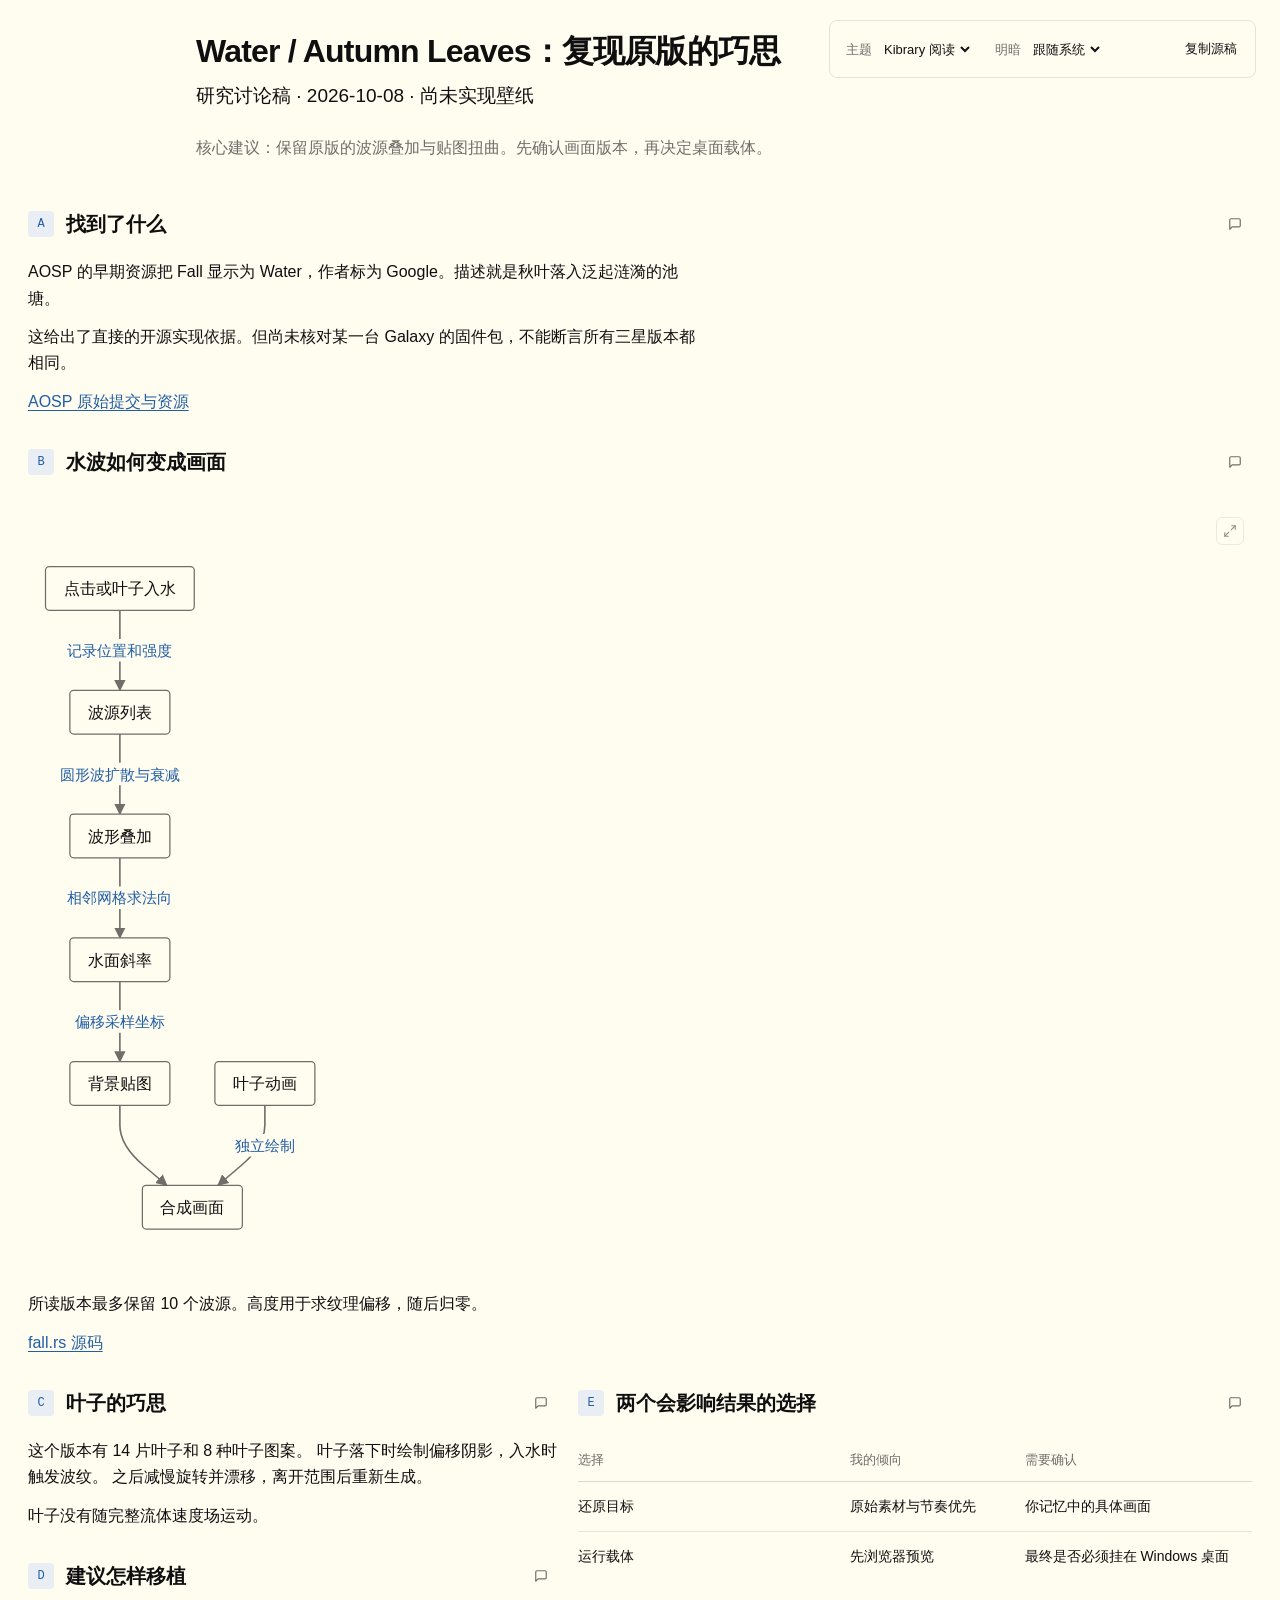
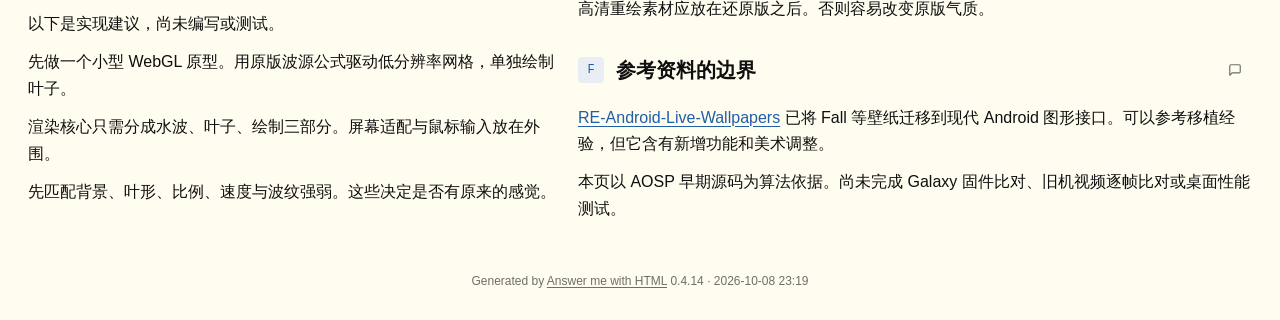
<file: docs/water-research.html>
<!doctype html>
<html lang="zh-CN" data-theme="kibrary-reading" data-mode="auto" data-style="80">
<head>
<meta charset="utf-8">
<meta name="viewport" content="width=device-width, initial-scale=1">
<meta name="generator" content="Answer me with HTML 0.4.14">
<title>Water / Autumn Leaves：复现原版的巧思</title>
<style>
html[data-theme="blueprint"], html[data-theme="blueprint"][data-mode="light"] {
  --font-sans: -apple-system, BlinkMacSystemFont, "Segoe UI", "PingFang SC", "Hiragino Sans GB", "Microsoft YaHei", Roboto, "Helvetica Neue", Arial, sans-serif;
  --font-mono: ui-monospace, SFMono-Regular, "JetBrains Mono", Menlo, Consolas, "Liberation Mono", monospace;
  --radius: 0px;
  --shadow: none;
  --bw: 1.5px;
  --head-font: var(--font-sans);
  --bg: #f6f6f3;
  --paper: #ffffff;
  --ink: #16181d;
  --ink-2: #4b5260;
  --ink-3: #8b929e;
  --line: #1d2026;
  --line-2: #d6dae1;
  --fill: #f3f5f8;
  --accent: #1d5fbf;
  --accent-bg: #e4ecf8;
  --ok: #1d5fbf;
  --ok-bg: #e4ecf8;
  --err: #c62828;
  --err-bg: #fbeaea;
  --warn: #a8620a;
  --warn-bg: #fdf3e2;
  --head-bg: #16181d;
  --head-fg: #ffffff;
}
html[data-theme="blueprint"][data-mode="dark"] {
  --bg: #081322;
  --paper: #0d1c31;
  --ink: #e6edf7;
  --ink-2: #a9b8cc;
  --ink-3: #6b7f99;
  --line: #c9d6e8;
  --line-2: #23385a;
  --fill: #12253f;
  --accent: #6ea8ff;
  --accent-bg: #16305a;
  --ok: #6ea8ff;
  --ok-bg: #16305a;
  --err: #ff7070;
  --err-bg: #3b1620;
  --warn: #f0b14a;
  --warn-bg: #3a2a10;
  --head-bg: #e6edf7;
  --head-fg: #081322;
}
@media (prefers-color-scheme: dark) {
html[data-theme="blueprint"][data-mode="auto"] {
  --bg: #081322;
  --paper: #0d1c31;
  --ink: #e6edf7;
  --ink-2: #a9b8cc;
  --ink-3: #6b7f99;
  --line: #c9d6e8;
  --line-2: #23385a;
  --fill: #12253f;
  --accent: #6ea8ff;
  --accent-bg: #16305a;
  --ok: #6ea8ff;
  --ok-bg: #16305a;
  --err: #ff7070;
  --err-bg: #3b1620;
  --warn: #f0b14a;
  --warn-bg: #3a2a10;
  --head-bg: #e6edf7;
  --head-fg: #081322;
}
}

html[data-theme="shadcn"], html[data-theme="shadcn"][data-mode="light"] {
  --font-sans: -apple-system, BlinkMacSystemFont, "Segoe UI", "PingFang SC", "Hiragino Sans GB", "Microsoft YaHei", Roboto, "Helvetica Neue", Arial, sans-serif;
  --font-mono: ui-monospace, SFMono-Regular, "JetBrains Mono", Menlo, Consolas, "Liberation Mono", monospace;
  --radius: 8px;
  --shadow: 0 1px 2px 0 rgba(0,0,0,0.05);
  --bw: 1px;
  --head-font: var(--font-sans);
  --bg: #fafafa;
  --paper: #ffffff;
  --ink: #09090b;
  --ink-2: #71717a;
  --ink-3: #a1a1aa;
  --line: #e4e4e7;
  --line-2: #f0f0f2;
  --fill: #f4f4f5;
  --accent: #2563eb;
  --accent-bg: #eff6ff;
  --ok: #16a34a;
  --ok-bg: #f0fdf4;
  --err: #dc2626;
  --err-bg: #fef2f2;
  --warn: #d97706;
  --warn-bg: #fffbeb;
  --head-bg: #18181b;
  --head-fg: #fafafa;
}
html[data-theme="shadcn"][data-mode="dark"] {
  --bg: #09090b;
  --paper: #121215;
  --ink: #fafafa;
  --ink-2: #a1a1aa;
  --ink-3: #71717a;
  --line: #27272a;
  --line-2: #1c1c1f;
  --fill: #18181b;
  --accent: #60a5fa;
  --accent-bg: #172554;
  --ok: #4ade80;
  --ok-bg: #052e16;
  --err: #f87171;
  --err-bg: #450a0a;
  --warn: #fbbf24;
  --warn-bg: #451a03;
  --head-bg: #fafafa;
  --head-fg: #18181b;
}
@media (prefers-color-scheme: dark) {
html[data-theme="shadcn"][data-mode="auto"] {
  --bg: #09090b;
  --paper: #121215;
  --ink: #fafafa;
  --ink-2: #a1a1aa;
  --ink-3: #71717a;
  --line: #27272a;
  --line-2: #1c1c1f;
  --fill: #18181b;
  --accent: #60a5fa;
  --accent-bg: #172554;
  --ok: #4ade80;
  --ok-bg: #052e16;
  --err: #f87171;
  --err-bg: #450a0a;
  --warn: #fbbf24;
  --warn-bg: #451a03;
  --head-bg: #fafafa;
  --head-fg: #18181b;
}
}

html[data-theme="paper"], html[data-theme="paper"][data-mode="light"] {
  --font-sans: -apple-system, BlinkMacSystemFont, "Segoe UI", "PingFang SC", "Hiragino Sans GB", "Microsoft YaHei", Roboto, "Helvetica Neue", Arial, sans-serif;
  --font-mono: ui-monospace, SFMono-Regular, "JetBrains Mono", Menlo, Consolas, "Liberation Mono", monospace;
  --font-serif: "Iowan Old Style", "Palatino Linotype", Palatino, Georgia, "Songti SC", "STSong", "Noto Serif CJK SC", "Source Han Serif SC", serif;
  --radius: 2px;
  --shadow: none;
  --bw: 1px;
  --head-font: var(--font-serif);
  --bg: #f5f2ea;
  --paper: #fdfbf6;
  --ink: #1f1c17;
  --ink-2: #57514a;
  --ink-3: #8c867b;
  --line: #cbc3b4;
  --line-2: #e5dfd3;
  --fill: #f3eee4;
  --accent: #8c2f1e;
  --accent-bg: #f5e5df;
  --ok: #2e6a3b;
  --ok-bg: #e4efe5;
  --err: #a3251b;
  --err-bg: #f7e3e0;
  --warn: #7f5300;
  --warn-bg: #f6ecd6;
  --head-bg: #1f1c17;
  --head-fg: #fdfbf6;
}
html[data-theme="paper"][data-mode="dark"] {
  --bg: #15130f;
  --paper: #1c1a15;
  --ink: #ebe5d8;
  --ink-2: #b5ad9e;
  --ink-3: #7b7467;
  --line: #4a443a;
  --line-2: #2d2a24;
  --fill: #242119;
  --accent: #e59a7d;
  --accent-bg: #3a2219;
  --ok: #8cc79a;
  --ok-bg: #1c3122;
  --err: #f0928a;
  --err-bg: #3a1d1a;
  --warn: #e3b866;
  --warn-bg: #352a13;
  --head-bg: #ebe5d8;
  --head-fg: #15130f;
}
@media (prefers-color-scheme: dark) {
html[data-theme="paper"][data-mode="auto"] {
  --bg: #15130f;
  --paper: #1c1a15;
  --ink: #ebe5d8;
  --ink-2: #b5ad9e;
  --ink-3: #7b7467;
  --line: #4a443a;
  --line-2: #2d2a24;
  --fill: #242119;
  --accent: #e59a7d;
  --accent-bg: #3a2219;
  --ok: #8cc79a;
  --ok-bg: #1c3122;
  --err: #f0928a;
  --err-bg: #3a1d1a;
  --warn: #e3b866;
  --warn-bg: #352a13;
  --head-bg: #ebe5d8;
  --head-fg: #15130f;
}
}

html[data-theme="kibrary-reading"], html[data-theme="kibrary-reading"][data-mode="light"] {
  --font-sans: "IBM Plex Sans", "Noto Sans CJK SC", "Microsoft YaHei", -apple-system, BlinkMacSystemFont, "Segoe UI", sans-serif, -apple-system, BlinkMacSystemFont, "Segoe UI", "PingFang SC", "Hiragino Sans GB", "Microsoft YaHei", Roboto, "Helvetica Neue", Arial, sans-serif;
  --font-mono: ui-monospace, "Cascadia Code", Consolas, monospace, ui-monospace, SFMono-Regular, "JetBrains Mono", Menlo, Consolas, "Liberation Mono", monospace;
  --radius: 6px;
  --shadow: none;
  --bw: 1px;
  --head-font: var(--font-sans);
  --reading-body-size: 16px;
  --reading-table-size: 14px;
  --reading-small-size: 13px;
  --reading-title-size: 32px;
  --reading-section-size: 20px;
  --reading-leading: 1.65;
  --reading-section-gap: 40px;
  --reading-page-width: 1360px;
  --reading-prose-width: 42em;
  --bg: #FFFCF0;
  --paper: #FFFCF0;
  --ink: #100F0F;
  --ink-2: #6F6E69;
  --ink-3: #6F6E69;
  --line: #DAD8CE;
  --line-2: #E6E4D9;
  --fill: #F2F0E5;
  --accent: #205EA6;
  --accent-bg: #E8EEF3;
  --ok: #376C4E;
  --ok-bg: #EDF4EA;
  --err: #A83A39;
  --err-bg: #FBEAE4;
  --warn: #8B5E17;
  --warn-bg: #F8F0DB;
  --head-bg: #205EA6;
  --head-fg: #FFFFFF;
}
html[data-theme="kibrary-reading"][data-mode="dark"] {
  --bg: #2E3440;
  --paper: #2E3440;
  --ink: #ECEFF4;
  --ink-2: #B2BED2;
  --ink-3: #B2BED2;
  --line: #58647B;
  --line-2: #434C5E;
  --fill: #343C4A;
  --accent: #88C0D0;
  --accent-bg: #343F50;
  --ok: #A3BE8C;
  --ok-bg: #353F36;
  --err: #E5989B;
  --err-bg: #473539;
  --warn: #EBCB8B;
  --warn-bg: #453D2F;
  --head-bg: #88C0D0;
  --head-fg: #2E3440;
}
@media (prefers-color-scheme: dark) {
html[data-theme="kibrary-reading"][data-mode="auto"] {
  --bg: #2E3440;
  --paper: #2E3440;
  --ink: #ECEFF4;
  --ink-2: #B2BED2;
  --ink-3: #B2BED2;
  --line: #58647B;
  --line-2: #434C5E;
  --fill: #343C4A;
  --accent: #88C0D0;
  --accent-bg: #343F50;
  --ok: #A3BE8C;
  --ok-bg: #353F36;
  --err: #E5989B;
  --err-bg: #473539;
  --warn: #EBCB8B;
  --warn-bg: #453D2F;
  --head-bg: #88C0D0;
  --head-fg: #2E3440;
}
}

html:lang(zh-Hant)[data-theme][data-mode], html:lang(zh-TW)[data-theme][data-mode], html:lang(zh-HK)[data-theme][data-mode], html:lang(zh-MO)[data-theme][data-mode] {
  --font-sans: -apple-system, BlinkMacSystemFont, "Segoe UI", "PingFang TC", "Heiti TC", "Microsoft JhengHei", "Noto Sans CJK TC", "Noto Sans TC", "PingFang SC", "Microsoft YaHei", Roboto, "Helvetica Neue", Arial, sans-serif;
}

html:lang(ja)[data-theme][data-mode] {
  --font-sans: -apple-system, BlinkMacSystemFont, "Segoe UI", "Hiragino Sans", "Hiragino Kaku Gothic ProN", "Yu Gothic UI", "Yu Gothic", Meiryo, "Noto Sans CJK JP", "Noto Sans JP", "PingFang SC", "Microsoft YaHei", Roboto, "Helvetica Neue", Arial, sans-serif;
}

html:lang(zh-Hant)[data-theme="kibrary-reading"][data-mode], html:lang(zh-TW)[data-theme="kibrary-reading"][data-mode], html:lang(zh-HK)[data-theme="kibrary-reading"][data-mode], html:lang(zh-MO)[data-theme="kibrary-reading"][data-mode] {
  --font-sans: "IBM Plex Sans", "Noto Sans CJK SC", "Microsoft YaHei", -apple-system, BlinkMacSystemFont, "Segoe UI", sans-serif, -apple-system, BlinkMacSystemFont, "Segoe UI", "PingFang SC", "Hiragino Sans GB", "Microsoft YaHei", Roboto, "Helvetica Neue", Arial, sans-serif;
}

html:lang(ja)[data-theme="kibrary-reading"][data-mode] {
  --font-sans: "IBM Plex Sans", "Noto Sans CJK SC", "Microsoft YaHei", -apple-system, BlinkMacSystemFont, "Segoe UI", sans-serif, -apple-system, BlinkMacSystemFont, "Segoe UI", "PingFang SC", "Hiragino Sans GB", "Microsoft YaHei", Roboto, "Helvetica Neue", Arial, sans-serif;
}

/* Answer me with HTML base — uses theme variables only, never hard-coded colors (theme tokens and decorations: themes/<name>.js). Exception: the var() fallbacks of diagrams (flow / sequence) equal the blueprint light tokens, guarded by a test. */
*, *::before, *::after { box-sizing: border-box; }
html, body { margin: 0; padding: 0; }
body {
  background: var(--bg); color: var(--ink);
  font-family: var(--font-sans); font-size: 14px; line-height: 1.55;
  -webkit-font-smoothing: antialiased;
}
code, pre, kbd { font-family: var(--font-mono); }

/* ── Toolbar ─────────────────────────────── */
.am-toolbar {
  position: fixed; top: 12px; right: 12px; z-index: 10; display: flex; gap: 6px;
}
.am-btn {
  font: 12px/1 var(--font-sans); color: var(--ink); background: var(--paper);
  border: 1px solid var(--line-2); border-radius: var(--radius); padding: 7px 10px; cursor: pointer;
}
.am-btn:hover { border-color: var(--ink-3); }
.am-btn:focus-visible { outline: 2px solid var(--accent); outline-offset: 2px; }
/* Theme and mode lists: a label and a native select inside one button-like box */
.am-pick {
  display: flex; align-items: center; gap: 6px; font: 12px/1 var(--font-sans); color: var(--ink-2); background: var(--paper);
  border: 1px solid var(--line-2); border-radius: var(--radius); padding: 0 4px 0 10px;
}
.am-pick:hover { border-color: var(--ink-3); }
.am-pick:focus-within { outline: 2px solid var(--accent); outline-offset: 2px; }
.am-pick select {
  font: inherit; color: var(--ink); background: transparent; border: 0; padding: 6px 2px; cursor: pointer; outline: none;
}
.am-pick option { color: var(--ink); background: var(--paper); }

/* ── Header ───────────────────────────────── */
.am-head { margin: 0 0 20px; padding-right: 300px; }
.am-head h1 { margin: 0; font-size: 24px; line-height: 1.25; letter-spacing: -0.01em; }
.am-sub { margin: 4px 0 0; color: var(--ink-2); }
.am-head-meta { display: flex; flex-wrap: wrap; gap: 6px 18px; margin-top: 10px; font-size: 12px; color: var(--ink-2); }
.am-head-meta b { font-family: var(--font-mono); font-weight: 400; color: var(--ink-3); margin-right: 6px; }
.am-intro { margin-top: 12px; max-width: 80ch; }

/* ── sheet template ────────────────────────── */
.am-sheet { max-width: 1680px; margin: 0 auto; padding: 32px 28px 40px; }
.am-frame { position: relative; }
.am-grid {
  display: grid; grid-template-columns: repeat(var(--cols, 3), minmax(0, 1fr));
  gap: 20px; align-items: start;
}
.am-ruler { display: none; }
.am-ruler span { flex: 1; display: flex; align-items: center; justify-content: center; }
.am-ruler--top, .am-ruler--bottom { left: 18px; right: 18px; height: 18px; }
.am-ruler--top { top: 0; }
.am-ruler--bottom { bottom: 0; }
.am-ruler--left, .am-ruler--right { top: 18px; bottom: 18px; width: 18px; flex-direction: column; }
.am-ruler--left { left: 0; }
.am-ruler--right { right: 0; }
.am-ruler--top span + span, .am-ruler--bottom span + span { border-left: 1px solid var(--line); }
.am-ruler--left span + span, .am-ruler--right span + span { border-top: 1px solid var(--line); }

/* ── Panels ───────────────────────────────── */
.am-panel {
  background: var(--paper); border: var(--bw) solid var(--line); border-radius: var(--radius);
  box-shadow: var(--shadow); min-width: 0; overflow: hidden;
}
.am-panel-head {
  display: flex; align-items: stretch; gap: 0; border-bottom: var(--bw) solid var(--line); min-height: 34px;
}
.am-panel-id {
  display: flex; align-items: center; justify-content: center; min-width: 34px; padding: 0 8px;
  background: var(--head-bg); color: var(--head-fg); font-weight: 600; font-size: 14px;
}
.am-panel-head h2 { margin: 0; padding: 7px 12px; font-size: 15px; font-weight: 600; flex: 1; display: flex; align-items: center; }
.am-panel-meta { align-self: center; padding: 0 12px; font: 11px/1.3 var(--font-mono); color: var(--ink-2); text-align: right; }
.am-panel-body { padding: 14px 16px 16px; }
.am-panel-body > * + * { margin-top: 12px; }

/* ── Markdown body ───────────────────────── */
.am-md > :first-child { margin-top: 0; }
.am-md > :last-child { margin-bottom: 0; }
.am-md p { margin: 0 0 8px; }
.am-md ul, .am-md ol { margin: 0 0 8px; padding-left: 20px; }
.am-md li + li { margin-top: 3px; }
.am-md h3, .am-md h4 { margin: 14px 0 6px; font-size: 13px; }
.am-md a { color: var(--accent); }
.am-md blockquote { margin: 0 0 8px; padding: 2px 12px; border-left: 3px solid var(--line-2); color: var(--ink-2); }
.am-md :not(pre) > code { font-size: 0.9em; background: var(--fill); padding: 1px 5px; border-radius: 4px; }
.am-md hr { border: 0; border-top: 1px solid var(--line-2); margin: 12px 0; }
.am-md table { width: 100%; border-collapse: collapse; font-size: 13px; }
.am-md th {
  text-align: left; font: 11px/1.3 var(--font-mono); color: var(--ink-2); font-weight: 400;
  padding: 6px 10px; border-bottom: 1px solid var(--line-2);
}
/* th { text-align: left } outranks the align attribute from Markdown alignment, so restore right and center columns explicitly. */
.am-md th[align="right"] { text-align: right; }
.am-md th[align="center"] { text-align: center; }
.am-md td { padding: 7px 10px; border-bottom: 1px solid var(--line-2); vertical-align: top; }
.am-md tbody tr:nth-child(even) td { background: var(--fill); }
.am-table-wrap { overflow-x: auto; }
/* Images scale down to the panel and never past 70% of the window height, keeping their shape. */
.am-md img { max-width: 100%; max-height: 70vh; height: auto; }
.am-figure { margin: 0; text-align: center; }
.am-figure img { display: block; margin: 0 auto; border: 1px solid var(--line-2); border-radius: var(--radius); }
.am-figure figcaption { margin-top: 6px; font-size: 12px; line-height: 1.4; color: var(--ink-2); }
.am-code {
  margin: 0; padding: 12px 14px; background: var(--fill); border: 1px solid var(--line-2);
  border-radius: var(--radius); overflow-x: auto; font-size: 12.5px; line-height: 1.5;
}
/* Ask: a decision the reader makes; the suggested option starts selected */
.am-ask { margin: 10px 0; padding: 10px 12px 8px; border: 1px solid var(--line-2); border-radius: var(--radius); background: var(--fill); min-width: 0; }
/* The question floats inside the box, so a long question wraps like text instead of riding on the border */
.am-ask-q { float: left; width: 100%; padding: 0; margin-bottom: 4px; font-weight: 600; }
/* Two columns: the control, then the label, tag and note, which wrap under the label and never under the control */
.am-ask-opt { clear: both; display: grid; grid-template-columns: auto minmax(0, 1fr); column-gap: 8px; align-items: baseline; padding: 5px 2px; cursor: pointer; }
.am-ask-opt input { margin: 0; accent-color: var(--accent); position: relative; top: 2px; }
.am-ask-tag { display: inline-block; font-size: 11px; line-height: 1.5; color: var(--accent); border: 1px solid var(--accent); border-radius: 999px; padding: 0 6px; white-space: nowrap; }
.am-ask-note { display: block; color: var(--ink-2); }
/* Comment box under each panel, and the Reply sheet */
.am-comment-btn {
  display: flex; flex-shrink: 0; align-self: center; margin: 0 6px 0 auto; color: var(--ink-3); background: transparent;
  border: 1px solid transparent; border-radius: var(--radius); padding: 3px; cursor: pointer;
}
.am-panel-meta + .am-comment-btn { margin-left: 0; }
.am-panel:hover .am-comment-btn, .am-comment-btn:focus-visible, .am-comment-btn[aria-expanded="true"] { border-color: var(--line-2); color: var(--ink-2); }
.am-panel .am-comment-btn.am-comment-btn--on { color: var(--accent); border-color: var(--accent); }
.am-panel--bare { position: relative; }
.am-panel--bare > .am-comment-btn { position: absolute; top: 4px; right: 0; }
.am-comment { padding: 0 14px 12px; }
.am-comment textarea, .am-reply textarea {
  width: 100%; font: 13px/1.5 var(--font-sans); color: var(--ink); background: var(--paper);
  border: 1px solid var(--line-2); border-radius: var(--radius); padding: 8px 10px; resize: vertical;
}
.am-comment textarea:focus-visible, .am-reply textarea:focus-visible { outline: 2px solid var(--accent); outline-offset: 1px; }
.am-btn--reply { color: var(--paper); background: var(--ink); border-color: var(--ink); }
.am-btn--reply:hover { opacity: .88; }
.am-reply {
  width: min(640px, calc(100vw - 32px)); padding: 16px; color: var(--ink); background: var(--paper);
  border: 1px solid var(--line-2); border-radius: var(--radius); box-shadow: 0 12px 40px rgba(0,0,0,.25);
}
.am-reply::backdrop { background: rgba(0,0,0,.35); }
.am-reply-head { display: flex; flex-wrap: wrap; align-items: baseline; gap: 4px 10px; margin-bottom: 10px; }
.am-reply-head span { color: var(--ink-2); font-size: 13px; }
.am-reply textarea { font-family: var(--font-mono); font-size: 12.5px; }
.am-reply-actions { display: flex; justify-content: flex-end; gap: 8px; margin-top: 10px; }
.am-reply .am-btn:disabled { opacity: .5; cursor: default; }
/* Code block: a header (title or path:lines, language, copy), then one span per line; numbered blocks show the line number in a gutter */
.am-codeblock { margin: 10px 0; min-width: 0; }
.am-codeblock .am-code { border-top-left-radius: 0; border-top-right-radius: 0; padding: 10px 0; }
.am-code-head {
  display: flex; align-items: center; gap: 8px; padding: 5px 6px 5px 12px; font: 12px/1.3 var(--font-sans); color: var(--ink-2);
  background: var(--paper); border: 1px solid var(--line-2); border-bottom: 0; border-radius: var(--radius) var(--radius) 0 0;
}
.am-code-title { font-family: var(--font-mono); overflow: hidden; text-overflow: ellipsis; white-space: nowrap; min-width: 0; }
.am-code-lang { margin-left: auto; color: var(--ink-3); text-transform: lowercase; }
.am-code-copy { font: 12px/1 var(--font-sans); color: var(--ink-2); background: transparent; border: 1px solid var(--line-2); border-radius: var(--radius); padding: 4px 8px; cursor: pointer; margin-left: auto; }
.am-code-lang + .am-code-copy { margin-left: 0; }
.am-code-copy:hover { border-color: var(--ink-3); color: var(--ink); }
.am-code-copy:focus-visible { outline: 2px solid var(--accent); outline-offset: 2px; }
.am-code code { display: block; min-width: max-content; }
.am-ln { display: block; padding: 0 14px; min-height: 1.5em; white-space: pre; }
.am-ln--hl { background: var(--accent-bg); box-shadow: inset 3px 0 0 var(--accent); }
.am-code--num .am-ln::before {
  content: attr(data-n); display: inline-block; width: 3.5ch; margin-right: 12px; text-align: right; color: var(--ink-3);
  user-select: none; -webkit-user-select: none;
}

/* ── Status badges ok / no / warn ──────────────── */
.am-status { white-space: nowrap; font-weight: 500; }
.am-status--ok { color: var(--ok); }
.am-status--no { color: var(--err); }
.am-status--warn { color: var(--warn); }
.am-status-icon { display: inline-block; width: 1.1em; font-weight: 700; }

/* ── callout ─────────────────────────────── */
.am-callout {
  border: 1px solid var(--line-2); border-left: 3px solid var(--accent); background: var(--accent-bg);
  padding: 10px 14px; border-radius: var(--radius);
}
.am-callout--ok { border-left-color: var(--ok); background: var(--ok-bg); }
.am-callout--warn { border-left-color: var(--warn); background: var(--warn-bg); }
.am-callout--err { border-left-color: var(--err); background: var(--err-bg); }
.am-callout-title { font-weight: 600; margin-bottom: 4px; }

/* ── kv title block ─────────────────────────── */
.am-kv {
  display: grid; grid-template-columns: repeat(var(--kv-cols, 2), minmax(0, 1fr)); margin: 0;
  border-top: var(--bw) solid var(--line); border-left: var(--bw) solid var(--line);
}
.am-kv-cell { border-right: var(--bw) solid var(--line); border-bottom: var(--bw) solid var(--line); padding: 6px 10px 8px; min-width: 0; }
.am-kv-cell--wide { grid-column: 1 / -1; }
.am-kv dt { font: 11px/1.4 var(--font-mono); color: var(--ink-2); }
.am-kv dd { margin: 2px 0 0; font-size: 14px; font-weight: 500; overflow-wrap: anywhere; }
.am-kv-cell--wide dd { font-size: 17px; font-weight: 600; }

/* ── timeline ────────────────────────────── */
.am-timeline { list-style: none; margin: 0; padding: 0; }
.am-timeline--h { display: grid; grid-template-columns: repeat(var(--n, 1), minmax(0, 1fr)); padding-top: 4px; }
.am-timeline--h li { position: relative; text-align: center; padding: 0 6px; }
.am-timeline--h li::before {
  content: ""; position: absolute; top: 31px; left: 0; right: 0; border-top: var(--bw) solid var(--line);
}
.am-timeline--h li:first-child::before { left: 50%; }
.am-timeline--h li:last-child::before { right: 50%; }
.am-tl-when { display: block; font-size: 15px; font-weight: 500; height: 24px; }
.am-tl-dot {
  position: relative; display: block; width: 11px; height: 11px; margin: 2px auto 8px;
  border: var(--bw) solid var(--line); border-radius: 50%; background: var(--paper);
}
.am-tl-item--hi .am-tl-dot { background: var(--accent); border-color: var(--accent); }
.am-tl-title { display: block; font-size: 12.5px; font-weight: 500; }
.am-tl-text { display: block; font-size: 12px; color: var(--ink-2); line-height: 1.45; }
.am-timeline--v li { position: relative; padding: 0 0 14px 22px; }
.am-timeline--v li::before { content: ""; position: absolute; left: 5px; top: 6px; bottom: -6px; border-left: var(--bw) solid var(--line-2); }
.am-timeline--v li:last-child::before { display: none; }
.am-timeline--v .am-tl-dot { position: absolute; left: 0; top: 4px; margin: 0; }
.am-timeline--v .am-tl-when { display: inline; height: auto; font: 12px var(--font-mono); color: var(--ink-2); margin-right: 8px; }
.am-timeline--v .am-tl-title { display: inline; font-size: 14px; }
.am-timeline--v .am-tl-text { margin-top: 2px; }

/* ── annot sentence notes ──────────────────────── */
.am-annot + .am-annot { border-top: 1px solid var(--line-2); padding-top: 12px; }
.am-annot-head { display: flex; justify-content: space-between; gap: 12px; font-size: 13px; font-weight: 600; margin-bottom: 8px; }
.am-annot-meta { font: 11px var(--font-mono); font-weight: 400; color: var(--ink-2); }
.am-annot-scroll { overflow-x: auto; }
.am-annot-line {
  position: relative; display: inline-block; white-space: pre; font: 14px/1.6 var(--font-mono);
  padding-bottom: calc(var(--rows, 0) * 17px + 14px);
}
.am-annot-line--wrap { display: block; white-space: normal; padding-bottom: 10px; }
.am-annot-line--wrap .am-seg { white-space: nowrap; }
.am-seg { position: relative; }
.am-seg::after {
  content: ""; position: absolute; left: 1px; right: 1px; top: calc(100% + 1px); height: 5px;
  border: 1px solid var(--accent); border-top: 0;
}
.am-seg-n {
  position: absolute; left: 0; top: calc(100% + 8px + var(--row, 0) * 17px);
  font: 11px/16px var(--font-sans); color: var(--accent); white-space: nowrap;
}
.am-seg--err { color: var(--err); }
.am-seg--err::after { border-color: var(--err); }
.am-seg--err .am-seg-n { color: var(--err); }
.am-annot-caption { font-size: 12px; color: var(--ink-2); }

/* ── limits bars ───────────────────────── */
.am-lim + .am-lim { margin-top: 14px; }
.am-lim-head { display: flex; justify-content: space-between; gap: 12px; font-size: 13px; margin-bottom: 4px; }
.am-lim-val { font: 12px var(--font-mono); color: var(--accent); white-space: nowrap; }
.am-lim-track { position: relative; height: 12px; border: 1px solid var(--line-2); background: var(--fill); border-radius: calc(var(--radius) / 2); }
.am-lim-fill { position: absolute; left: 0; top: 0; bottom: 0; background: var(--accent-bg); border-right: 1px solid var(--accent); }
.am-lim-mark { position: absolute; top: -4px; bottom: -4px; border-left: 2px solid var(--accent); }
.am-lim.is-over .am-lim-fill { background: var(--err-bg); border-right-color: var(--err); }
.am-lim.is-over .am-lim-val { color: var(--err); }
.am-lim-ticks { position: relative; height: 16px; font: 10px/16px var(--font-mono); color: var(--ink-3); }
.am-lim-ticks span { position: absolute; transform: translateX(-50%); }
.am-lim-ticks span:first-child { transform: none; }
.am-lim-note { font-size: 11px; color: var(--ink-2); margin-left: 6px; }

/* ── tree ─────────────────────────── */
.am-tree { font-size: 13px; }
.am-tree-root { display: flex; justify-content: center; position: relative; padding-bottom: 18px; }
.am-tree-root::after { content: ""; position: absolute; bottom: 0; left: 50%; height: 18px; border-left: var(--bw) solid var(--line); }
.am-tree-root--solo { padding-bottom: 12px; }
.am-tree-root--solo::after { display: none; }
.am-tree-box {
  border: var(--bw) solid var(--line); background: var(--paper); padding: 6px 14px; text-align: center;
  border-radius: var(--radius); font-weight: 600;
}
.am-tree-box small { display: block; font-weight: 400; color: var(--ink-2); font-size: 12px; }
.am-tree-box--root { background: var(--accent-bg); font-size: 15px; padding: 8px 28px; }
.am-tree-cols { display: grid; grid-template-columns: repeat(var(--n, 1), minmax(0, 1fr)); }
.am-tree-col { position: relative; padding: 18px 8px 0; min-width: 0; }
.am-tree-col::before { content: ""; position: absolute; top: 0; left: 0; right: 0; border-top: var(--bw) solid var(--line); }
.am-tree-col:first-child::before { left: 50%; }
.am-tree-col:last-child::before { right: 50%; }
.am-tree-col::after { content: ""; position: absolute; top: 0; left: 50%; height: 18px; border-left: var(--bw) solid var(--line); }
.am-tree-list, .am-tree-list ul { list-style: none; margin: 0; padding: 0; }
.am-tree-col > .am-tree-list { margin: 8px 0 0 14px; }
.am-tree-list ul { margin-left: 16px; }
.am-tree-list li { position: relative; padding: 3px 0 3px 18px; }
.am-tree-list li::before { content: ""; position: absolute; left: 0; top: 0.95em; width: 12px; border-top: 1px solid var(--ink-3); }
.am-tree-list li::after { content: ""; position: absolute; left: 0; top: 0; bottom: 0; border-left: 1px solid var(--ink-3); }
.am-tree-list li:last-child::after { bottom: auto; height: 0.95em; }
.am-tree-tag { font: 11px var(--font-mono); color: var(--ink-3); margin-right: 4px; }
.am-tree code { font: 12px var(--font-mono); }
.am-tree-sub { display: block; font-size: 11.5px; color: var(--ink-2); }
.am-tree-hi > .am-tree-label { color: var(--accent); font-weight: 600; }

/* ── Diagrams (flow / sequence) ───────────────── */
.am-diagram { margin: 0; overflow-x: auto; text-align: center; }
/* Embedded previews can lose html[data-theme]; the fallbacks keep diagrams readable, and defined theme variables still win. */
.am-diagram svg { max-width: 100%; height: auto; font-family: var(--font-sans, sans-serif); }
.am-diagram text { fill: var(--ink, #16181d); font-size: 13px; }
.am-node-shape { fill: var(--paper, #ffffff); stroke: var(--line, #1d2026); stroke-width: var(--bw, 1.5px); }
.am-node--hi .am-node-shape { fill: var(--accent-bg, #e4ecf8); stroke: var(--accent, #1d5fbf); }
.am-node--hi text { fill: var(--accent, #1d5fbf); font-weight: 600; }
.am-edge { fill: none; stroke: var(--ink-2, #4b5260); stroke-width: 1.3; }
.am-edge--dashed { stroke-dasharray: 5 4; }
.am-arrow { fill: var(--ink-2, #4b5260); }
.am-edge-label rect { fill: var(--paper, #ffffff); }
.am-diagram .am-edge-label text { fill: var(--accent, #1d5fbf); font-size: 11.5px; }
.am-cluster { fill: var(--fill, #f3f5f8); stroke: var(--line-2, #d6dae1); stroke-width: 1; stroke-dasharray: 4 3; }
.am-diagram .am-cluster-label { fill: var(--ink-2, #4b5260); font: 11px var(--font-mono, monospace); }
.am-lifeline { stroke: var(--ink-3, #8b929e); stroke-width: 1; stroke-dasharray: 4 4; }
.am-actor { fill: var(--paper, #ffffff); stroke: var(--line, #1d2026); stroke-width: var(--bw, 1.5px); }
.am-note { fill: var(--warn-bg, #fdf3e2); stroke: var(--warn, #a8620a); stroke-width: 1; }
.am-diagram .am-step { fill: var(--ink-3, #8b929e); font: 10px var(--font-mono, monospace); }

.am-diagram-expand {
  /* In flow and sticky: it sits at the right edge and stays in view when the diagram scrolls sideways.
     It takes its own row above the drawing, so it never covers a node at the top-right corner of the drawing. */
  position: sticky; left: calc(100% - 36px); z-index: 2;
  display: flex; align-items: center; justify-content: center;
  width: 28px; height: 28px; padding: 0; margin: 0 8px 4px auto;
  color: var(--ink-2); background: var(--paper);
  border: var(--bw, 1px) solid var(--line-2); border-radius: var(--radius);
  cursor: pointer; opacity: 0.72;
  transition: opacity 0.15s, color 0.15s, border-color 0.15s, background 0.15s;
}
.am-diagram:hover .am-diagram-expand,
.am-diagram-expand:focus-visible { opacity: 1; }
.am-diagram-expand:hover {
  opacity: 1; color: var(--ink); border-color: var(--accent); background: var(--fill);
}
.am-diagram-expand:focus-visible { outline: 2px solid var(--accent); outline-offset: 1px; }

/* ── Diagram Lightbox and Pan-Zoom Viewer ─────────── */
.am-lightbox {
  position: fixed; inset: 0; z-index: 1000;
  display: flex; flex-direction: column;
  touch-action: none;
}
.am-lightbox[hidden] { display: none !important; }

.am-lightbox-backdrop {
  position: absolute; inset: 0;
  background: rgba(0, 0, 0, 0.72);
  backdrop-filter: blur(6px);
  -webkit-backdrop-filter: blur(6px);
}

.am-lightbox-header {
  position: absolute; top: 12px; left: 24px; right: 24px; height: 36px;
  display: flex; align-items: center; justify-content: space-between;
  z-index: 10; pointer-events: none;
}
.am-lightbox-title {
  display: inline-flex; align-items: center; gap: 8px;
  color: rgba(255, 255, 255, 0.92);
  font: 13px/1 var(--font-sans, sans-serif); font-weight: 500;
  text-shadow: 0 1px 3px rgba(0, 0, 0, 0.6);
  pointer-events: auto;
  overflow: hidden; text-overflow: ellipsis; white-space: nowrap; max-width: 60vw;
}
.am-lightbox-title svg { stroke: rgba(255, 255, 255, 0.85); flex-shrink: 0; }
.am-lightbox-actions {
  display: flex; align-items: center; gap: 8px; pointer-events: auto;
}
.am-lightbox-close {
  width: 32px; height: 32px;
  background: var(--paper);
  border: var(--bw, 1px) solid var(--line-2);
  border-radius: 50%;
  color: var(--ink);
  font-size: 15px; line-height: 1;
  cursor: pointer;
  display: flex; align-items: center; justify-content: center;
  box-shadow: 0 4px 12px rgba(0, 0, 0, 0.25);
  transition: background 0.15s, color 0.15s, transform 0.15s, border-color 0.15s;
}
.am-lightbox-close:hover {
  color: var(--accent); border-color: var(--accent); background: var(--fill); transform: scale(1.05);
}
.am-lightbox-close:focus-visible { outline: 2px solid var(--accent); outline-offset: 1px; }

.am-lightbox-stage {
  position: absolute;
  top: 54px; bottom: 20px; left: 24px; right: 24px;
  background: var(--paper);
  border: var(--bw, 1px) solid var(--line-2);
  border-radius: max(var(--radius), 14px);
  box-shadow: 0 24px 64px rgba(0, 0, 0, 0.45);
  overflow: hidden;
  cursor: grab;
  user-select: none;
  -webkit-user-select: none;
}
.am-lightbox-stage.am-panning { cursor: grabbing; }

.am-lightbox-canvas {
  position: absolute; left: 0; top: 0;
  transform-origin: 0 0;
  will-change: transform;
  pointer-events: none;
}
.am-lightbox-canvas svg {
  max-width: none !important;
  max-height: none !important;
  display: block;
  font-family: var(--font-sans, sans-serif);
}

/* ── doc template ────────────────────────── */
.am-doc { max-width: 1120px; margin: 0 auto; padding: 40px 28px 64px; }
.am-doc-layout { display: grid; grid-template-columns: 200px minmax(0, 1fr); gap: 32px; align-items: start; }
.am-doc-layout--notoc { grid-template-columns: minmax(0, 1fr); max-width: 860px; }
.am-toc { position: sticky; top: 24px; font-size: 13px; }
.am-toc a { display: block; color: var(--ink-2); text-decoration: none; padding: 4px 0 4px 10px; border-left: 2px solid var(--line-2); }
.am-toc a:hover { color: var(--ink); border-left-color: var(--accent); }
.am-doc-body > .am-panel + .am-panel { margin-top: 20px; }

/* ── Responsive and print ─────────────────────────── */
@media (max-width: 1100px) {
  .am-grid { grid-template-columns: repeat(2, minmax(0, 1fr)); }
  .am-grid > .am-panel { grid-column: auto !important; }
  .am-grid > .am-panel.am-span-wide { grid-column: 1 / -1 !important; }
}
@media (max-width: 760px) {
  .am-sheet, .am-doc { padding: 56px 12px 24px; }
  .am-head { padding-right: 0; }
  .am-grid { grid-template-columns: minmax(0, 1fr); }
  .am-grid > .am-panel.am-span-wide { grid-column: auto !important; }
  .am-doc-layout { grid-template-columns: minmax(0, 1fr); }
  .am-toc { position: static; }
  .am-timeline--h { grid-template-columns: minmax(0, 1fr); }
  .am-tree-cols { grid-template-columns: minmax(0, 1fr); }
  /* Tables and diagrams keep their size: the wrapper scrolls horizontally when they overflow. */
  .am-md th, .am-md td { min-width: 6em; }
  .am-diagram svg { max-width: none; }
  .am-lightbox-header { top: 8px; left: 12px; right: 12px; }
  .am-lightbox-stage { top: 46px; bottom: 12px; left: 12px; right: 12px; border-radius: max(var(--radius), 10px); }
}
.am-colophon { text-align: center; padding: 0 0 28px; font: 11px var(--font-mono); color: var(--ink-3); }
.am-colophon a { color: inherit; text-decoration: underline; text-underline-offset: 2px; }

@media print {
  .am-toolbar, .am-diagram-expand, .am-lightbox, .am-code-copy, .am-comment-btn, .am-comment, .am-reply { display: none !important; }
  body { background: var(--paper); }
  .am-panel { break-inside: avoid; box-shadow: none; }
}
.am-panel--bare { border: 0; background: transparent; box-shadow: none; }
.am-panel--bare > .am-panel-body { padding: 0; }
.am-panel--bare .am-kv { background: var(--paper); }


html[data-theme="blueprint"] .am-frame { border: 1px solid var(--line); padding: 30px; }
html[data-theme="blueprint"] .am-frame::before {
  content: ""; position: absolute; inset: 18px; border: 1px solid var(--line); pointer-events: none;
}
html[data-theme="blueprint"] .am-ruler {
  display: flex; position: absolute; font: 10px/1 var(--font-mono); color: var(--ink-3);
}
@media (max-width: 760px) {
  html[data-theme="blueprint"] .am-frame { padding: 0; border: 0; }
  html[data-theme="blueprint"] .am-frame::before, html[data-theme="blueprint"] .am-ruler { display: none; }
}

html[data-theme="shadcn"] .am-panel-id { border-radius: 6px; min-width: 24px; height: 24px; margin: 9px 0 9px 14px; font-size: 12px; }
html[data-theme="shadcn"] .am-panel-head { border-bottom-width: 1px; }
html[data-theme="shadcn"] .am-kv { border-color: var(--line); border-radius: var(--radius); overflow: hidden; }

html[data-theme="paper"]:lang(zh-Hant)[data-mode], html[data-theme="paper"]:lang(zh-TW)[data-mode], html[data-theme="paper"]:lang(zh-HK)[data-mode], html[data-theme="paper"]:lang(zh-MO)[data-mode] { --font-serif: "Iowan Old Style", Palatino, Georgia, "Songti TC", "PMingLiU", "MingLiU", "Noto Serif CJK TC", "Noto Serif TC", "Source Han Serif TC", "Songti SC", serif; }
html[data-theme="paper"]:lang(ja)[data-mode] { --font-serif: "Iowan Old Style", Palatino, Georgia, "Hiragino Mincho ProN", "Yu Mincho", "Noto Serif CJK JP", "Noto Serif JP", "Songti SC", serif; }
html[data-theme="paper"] .am-head h1, html[data-theme="paper"] .am-panel-head h2, html[data-theme="paper"] .am-md, html[data-theme="paper"] .am-intro, html[data-theme="paper"] .am-callout { font-family: var(--font-serif); }
html[data-theme="paper"] .am-head h1 { font-weight: 600; letter-spacing: 0; }
html[data-theme="paper"] .am-md p, html[data-theme="paper"] .am-md li, html[data-theme="paper"] .am-md blockquote, html[data-theme="paper"] .am-intro { font-size: 15.5px; line-height: 1.75; }
html[data-theme="paper"] .am-md p { margin-bottom: 12px; }
html[data-theme="paper"] .am-md table { font-family: var(--font-sans); }

html[data-theme="kibrary-reading"] body { font-size: var(--reading-body-size); line-height: var(--reading-leading); }
html[data-theme="kibrary-reading"] .am-doc { max-width: var(--reading-page-width); padding: 72px 40px 88px; }
html[data-theme="kibrary-reading"] .am-head { padding-left: 168px; padding-right: 200px; margin-bottom: 48px; }
html[data-theme="kibrary-reading"] .am-head h1 { font-family: var(--head-font); font-size: var(--reading-title-size); font-weight: 600; line-height: 1.2; letter-spacing: -0.025em; }
html[data-theme="kibrary-reading"] .am-sub { font-size: 19px; line-height: 1.5; margin-top: 12px; color: var(--ink); }
html[data-theme="kibrary-reading"] .am-head-meta { font-size: var(--reading-small-size); gap: 8px 20px; margin-top: 20px; }
html[data-theme="kibrary-reading"] .am-head-meta b { font-family: var(--font-sans); color: var(--ink-2); margin-right: 8px; }
html[data-theme="kibrary-reading"] .am-intro { margin-top: 24px; max-width: var(--reading-prose-width); color: var(--ink-2); }
html[data-theme="kibrary-reading"] .am-doc-layout { grid-template-columns: 128px minmax(0, 1fr); gap: 40px; }
html[data-theme="kibrary-reading"] .am-toc { top: 32px; font-size: 14px; line-height: 1.5; }
html[data-theme="kibrary-reading"] .am-toc::before { content: "本页目录"; display: block; font: 12px/1.4 var(--font-sans); color: var(--ink-2); letter-spacing: 0.06em; padding: 2px 0 14px; }
html[data-theme="kibrary-reading"] .am-toc a { padding: 10px 0 10px 12px; border-left: 1px solid var(--line); margin: 0; color: var(--ink-2); }
html[data-theme="kibrary-reading"] .am-toc a:hover { color: var(--accent); border-left-color: var(--accent); background: var(--accent-bg); }
html[data-theme="kibrary-reading"] .am-panel { background: transparent; border: 0; border-radius: 0; box-shadow: none; overflow: visible; scroll-margin-top: 24px; }
html[data-theme="kibrary-reading"] .am-doc-body > .am-panel + .am-panel { margin-top: var(--reading-section-gap); padding-top: 32px; }
html[data-theme="kibrary-reading"] .am-panel-head { border: 0 !important; min-height: 30px; align-items: center; gap: 12px; }
html[data-theme="kibrary-reading"] .am-panel-id { font: 500 12px/1 var(--font-mono); min-width: 26px; height: 26px; padding: 0; margin: 0; border-radius: 4px; background: var(--accent-bg); color: var(--accent); }
html[data-theme="kibrary-reading"] .am-panel-head h2 { padding: 0; font-family: var(--head-font); font-size: var(--reading-section-size); line-height: 1.4; font-weight: 600; }
html[data-theme="kibrary-reading"] .am-panel-body { padding: 20px 0 0; }
html[data-theme="kibrary-reading"] .am-panel-body > * + * { margin-top: 16px; }
html[data-theme="kibrary-reading"] .am-md p, html[data-theme="kibrary-reading"] .am-md > ul, html[data-theme="kibrary-reading"] .am-md > ol { max-width: var(--reading-prose-width); }
html[data-theme="kibrary-reading"] .am-md p { margin-bottom: 12px; }
html[data-theme="kibrary-reading"] .am-md li + li { margin-top: 8px; }
html[data-theme="kibrary-reading"] .am-md h3, html[data-theme="kibrary-reading"] .am-md h4 { font-size: 17px; line-height: 1.4; margin-top: 24px; }
html[data-theme="kibrary-reading"] .am-md a { text-decoration-thickness: 1px; text-underline-offset: 3px; }
html[data-theme="kibrary-reading"] .am-md :not(pre) > code { font-size: 0.9em; padding: 2px 5px; }
html[data-theme="kibrary-reading"] .am-md table { font-size: var(--reading-table-size); line-height: 1.6; }
html[data-theme="kibrary-reading"] .am-md th { font: 500 13px/1.5 var(--font-sans); padding: 12px 16px; border-bottom-color: var(--line); color: var(--ink-2); }
html[data-theme="kibrary-reading"] .am-md td { padding: 13px 16px; border-bottom-color: var(--line-2); }
html[data-theme="kibrary-reading"] .am-md th:first-child, html[data-theme="kibrary-reading"] .am-md td:first-child { padding-left: 0; }
html[data-theme="kibrary-reading"] .am-md th:last-child, html[data-theme="kibrary-reading"] .am-md td:last-child { padding-right: 0; }
html[data-theme="kibrary-reading"] .am-md tbody tr:nth-child(even) td { background: transparent; }
html[data-theme="kibrary-reading"] .am-md tbody tr:last-child td { border-bottom: 0; }
html[data-theme="kibrary-reading"] .am-md th:first-child { width: 38%; }
html[data-theme="kibrary-reading"] .am-md .am-table-wrap { margin-bottom: 16px; }
html[data-theme="kibrary-reading"] .am-code { font-size: 13px; line-height: 1.65; padding: 16px; border: 0; }
html[data-theme="kibrary-reading"] .am-callout { padding: 20px 24px; border: 0; border-left: 3px solid var(--accent); border-radius: 0 6px 6px 0; }
html[data-theme="kibrary-reading"] .am-callout--ok { border-left-color: var(--ok); }
html[data-theme="kibrary-reading"] .am-callout--warn { border-left-color: var(--warn); }
html[data-theme="kibrary-reading"] .am-callout--err { border-left-color: var(--err); }
html[data-theme="kibrary-reading"] .am-callout-title { font-size: 17px; line-height: 1.45; margin-bottom: 10px; }
html[data-theme="kibrary-reading"] .am-callout .am-md p { margin-bottom: 8px; }
html[data-theme="kibrary-reading"] .am-diagram { padding: 20px 0; text-align: left; scrollbar-width: thin; }
html[data-theme="kibrary-reading"] .am-diagram svg { max-width: none; height: auto; }
html[data-theme="kibrary-reading"] .am-diagram .am-edge-label text { font-size: 12px; }
html[data-theme="kibrary-reading"] .am-node-shape, html[data-theme="kibrary-reading"] .am-actor { stroke: var(--ink-2); }
html[data-theme="kibrary-reading"] .am-toolbar { top: 20px; right: 24px; gap: 8px; padding: 6px; background: var(--bg); border: 1px solid var(--line-2); border-radius: 8px; flex-wrap: wrap; max-width: calc(100% - 48px); }
html[data-theme="kibrary-reading"] .am-pick { min-height: 44px; border: 0; background: transparent; font-size: 13px; }
html[data-theme="kibrary-reading"] .am-pick select { min-height: 44px; font-size: 13px; }
html[data-theme="kibrary-reading"] .am-btn { min-height: 44px; padding: 8px 12px; font-size: 13px; line-height: 1.2; border: 0; background: transparent; border-radius: 5px; transition: background-color 160ms ease; }
html[data-theme="kibrary-reading"] .am-btn:hover { background: var(--fill); }
html[data-theme="kibrary-reading"] .am-btn:focus-visible, html[data-theme="kibrary-reading"] .am-toc a:focus-visible, html[data-theme="kibrary-reading"] .am-md a:focus-visible { outline: 2px solid var(--accent); outline-offset: 4px; }
html[data-theme="kibrary-reading"] .am-colophon { font-family: var(--font-sans); font-size: 12px; color: var(--ink-2); padding: 0 20px 32px; }
html[data-theme="kibrary-reading"] .reading-draft-label { margin: 0 0 16px; font: 500 12px/1.4 var(--font-sans); letter-spacing: 0.08em; color: var(--accent); }
@media (max-width: 1100px) {
  html[data-theme="kibrary-reading"] .am-toolbar { position: absolute; }
  html[data-theme="kibrary-reading"] .am-doc { padding: 88px 28px 64px; }
  html[data-theme="kibrary-reading"] .am-head { padding-left: 0; padding-right: 0; margin-bottom: 36px; }
  html[data-theme="kibrary-reading"] .am-doc-layout { grid-template-columns: minmax(0, 1fr); gap: 28px; }
  html[data-theme="kibrary-reading"] .am-toc { position: static; display: flex; flex-wrap: wrap; gap: 4px 8px; padding-bottom: 20px; }
  html[data-theme="kibrary-reading"] .am-toc::before { flex-basis: 100%; padding-bottom: 10px; }
  html[data-theme="kibrary-reading"] .am-toc a { border: 0; border-radius: 4px; padding: 8px 10px; background: var(--fill); }
}
@media (max-width: 600px) {
  html[data-theme="kibrary-reading"][data-mode] { --reading-title-size: 28px; --reading-section-gap: 32px; }
  html[data-theme="kibrary-reading"] .am-doc { padding: 136px 20px 48px; }
  html[data-theme="kibrary-reading"] .am-sub { font-size: 17px; }
  html[data-theme="kibrary-reading"] .am-head-meta { margin-top: 16px; }
  html[data-theme="kibrary-reading"] .am-intro { margin-top: 20px; }
  html[data-theme="kibrary-reading"] .am-panel-body { padding-top: 16px; }
  html[data-theme="kibrary-reading"] .am-doc-body > .am-panel + .am-panel { padding-top: 24px; }
  html[data-theme="kibrary-reading"] .am-toolbar { top: 12px; right: 12px; gap: 2px; padding: 4px; max-width: calc(100% - 24px); }
  html[data-theme="kibrary-reading"] .am-btn { min-height: 44px; padding: 8px 10px; }
  html[data-theme="kibrary-reading"] .am-toc a { min-height: 44px; display: inline-flex; align-items: center; }
  html[data-theme="kibrary-reading"] .am-callout { padding: 16px; }
  html[data-theme="kibrary-reading"] .am-md th, html[data-theme="kibrary-reading"] .am-md td { padding: 12px; min-width: 8em; }
  html[data-theme="kibrary-reading"] .am-md th:first-child { width: auto; }
}
@media (prefers-reduced-motion: reduce) { html[data-theme="kibrary-reading"] .am-btn { transition: none; } }
@media print {
  html[data-theme="kibrary-reading"] .am-doc { padding: 0; }
  html[data-theme="kibrary-reading"] .am-head { padding: 0; }
  html[data-theme="kibrary-reading"] .am-doc-layout { grid-template-columns: minmax(0, 1fr); }
  html[data-theme="kibrary-reading"] .am-toc { display: none; }
  html[data-theme="kibrary-reading"] .am-diagram svg { max-width: 100%; }
}

</style>
</head>
<body>
<div class="am-toolbar" data-am-root-lang="zh-CN" data-am-root-theme="kibrary-reading" data-am-root-mode="auto" data-am-root-style="80">
<label class="am-pick">主题<select data-am="theme"><option value="blueprint">图纸</option><option value="shadcn">卡片</option><option value="paper">纸张</option><option value="kibrary-reading" selected>Kibrary 阅读</option></select></label>
<label class="am-pick">明暗<select data-am="mode"><option value="auto" selected>跟随系统</option><option value="light">亮</option><option value="dark">暗</option></select></label>
<button class="am-btn am-btn--reply" type="button" data-am="reply" data-ui="{&quot;button&quot;:&quot;回复&quot;,&quot;comment&quot;:&quot;评论&quot;,&quot;commentHint&quot;:&quot;对这个面板的意见&quot;,&quot;title&quot;:&quot;你的回复&quot;,&quot;hint&quot;:&quot;复制后粘贴到对话里。&quot;,&quot;copy&quot;:&quot;复制回复&quot;,&quot;close&quot;:&quot;关闭&quot;,&quot;suggested&quot;:&quot;建议&quot;,&quot;empty&quot;:&quot;先选择选项，或在面板上写评论。&quot;,&quot;decisions&quot;:&quot;决定&quot;,&quot;comments&quot;:&quot;评论&quot;,&quot;confirmed&quot;:&quot;确认了建议&quot;,&quot;untouched&quot;:&quot;未作答，保留建议&quot;,&quot;was&quot;:&quot;原为&quot;,&quot;typed&quot;:&quot;以 \&quot;&gt;\&quot; 开头的行是读者输入的文字。&quot;,&quot;done&quot;:&quot;已复制 ✓&quot;}">回复</button>
<button class="am-btn" type="button" data-am="copy" data-done="已复制 ✓">复制源稿</button>
</div>
<main class="am-sheet">
<header class="am-head"><h1>Water / Autumn Leaves：复现原版的巧思</h1><p class="am-sub">研究讨论稿 · 2026-10-08 · 尚未实现壁纸</p><div class="am-intro am-md"><div class="am-md"><p>核心建议：保留原版的波源叠加与贴图扭曲。先确认画面版本，再决定桌面载体。</p>
</div></div></header>
<div class="am-frame">
<div class="am-ruler am-ruler--top" aria-hidden="true"><span>1</span><span>2</span><span>3</span><span>4</span><span>5</span><span>6</span><span>7</span><span>8</span></div><div class="am-ruler am-ruler--bottom" aria-hidden="true"><span>1</span><span>2</span><span>3</span><span>4</span><span>5</span><span>6</span><span>7</span><span>8</span></div><div class="am-ruler am-ruler--left" aria-hidden="true"><span>A</span><span>B</span><span>C</span><span>D</span></div><div class="am-ruler am-ruler--right" aria-hidden="true"><span>A</span><span>B</span><span>C</span><span>D</span></div>
<div class="am-grid" style="--cols: 2">
<section class="am-panel" id="panel-A">
<header class="am-panel-head"><span class="am-panel-id">A</span><h2>找到了什么</h2></header>
<div class="am-panel-body"><div class="am-md"><p>AOSP 的早期资源把 Fall 显示为 Water，作者标为 Google。描述就是秋叶落入泛起涟漪的池塘。</p>
<p>这给出了直接的开源实现依据。但尚未核对某一台 Galaxy 的固件包，不能断言所有三星版本都相同。</p>
<p><a href="https://android.googlesource.com/platform/packages/wallpapers/Basic/+/74e84e6%5E%21/">AOSP 原始提交与资源</a></p>
</div></div>
</section>
<section class="am-panel" id="panel-B">
<header class="am-panel-head"><span class="am-panel-id">B</span><h2>水波如何变成画面</h2></header>
<div class="am-panel-body"><figure class="am-diagram am-flow"><svg viewBox="0 0 244 558" width="244" height="558" role="img" aria-label="流程图：点击或叶子入水、波源列表、波形叠加、水面斜率、背景贴图、合成画面、叶子动画" xmlns="http://www.w3.org/2000/svg"><defs><marker id="am1-arrow" viewBox="0 0 10 10" refX="9" refY="5" markerWidth="7" markerHeight="7" orient="auto-start-reverse"><path class="am-arrow" d="M0,0 L10,5 L0,10 z"/></marker></defs><g></g><g><g data-step="0"><path class="am-edge" d="M73.5,49 L73.5,65 Q73.5,81 73.5,97 L73.5,113" marker-end="url(#am1-arrow)"/><g class="am-edge-label"><rect x="28.3" y="72" width="90.5" height="18" rx="3"/><text x="73.5" y="81" text-anchor="middle" dominant-baseline="central">记录位置和强度</text></g></g><g data-step="1"><path class="am-edge" d="M73.5,148 L73.5,164 Q73.5,180 73.5,196 L73.5,212" marker-end="url(#am1-arrow)"/><g class="am-edge-label"><rect x="22.5" y="171" width="102" height="18" rx="3"/><text x="73.5" y="180" text-anchor="middle" dominant-baseline="central">圆形波扩散与衰减</text></g></g><g data-step="2"><path class="am-edge" d="M73.5,247 L73.5,263 Q73.5,279 73.5,295 L73.5,311" marker-end="url(#am1-arrow)"/><g class="am-edge-label"><rect x="28.3" y="270" width="90.5" height="18" rx="3"/><text x="73.5" y="279" text-anchor="middle" dominant-baseline="central">相邻网格求法向</text></g></g><g data-step="3"><path class="am-edge" d="M73.5,346 L73.5,362 Q73.5,378 73.5,394 L73.5,410" marker-end="url(#am1-arrow)"/><g class="am-edge-label"><rect x="34" y="369" width="79" height="18" rx="3"/><text x="73.5" y="378" text-anchor="middle" dominant-baseline="central">偏移采样坐标</text></g></g><g data-step="4"><path class="am-edge" d="M73.5,445 L73.5,461 Q73.5,477 92.2,493 L111,509" marker-end="url(#am1-arrow)"/></g><g data-step="5"><path class="am-edge" d="M189.5,445 L189.5,461 Q189.5,477 170.8,493 L152,509" marker-end="url(#am1-arrow)"/><g class="am-edge-label"><rect x="161.5" y="468" width="56" height="18" rx="3"/><text x="189.5" y="477" text-anchor="middle" dominant-baseline="central">独立绘制</text></g></g></g><g><g class="am-node am-node--rect" data-key="点击或叶子入水" data-step="0"><rect class="am-node-shape" x="14" y="14" width="119" height="35" rx="3"/><text x="73.5" y="31.5" text-anchor="middle" dominant-baseline="central">点击或叶子入水</text></g><g class="am-node am-node--rect" data-key="波源列表" data-step="0"><rect class="am-node-shape" x="33.5" y="113" width="80" height="35" rx="3"/><text x="73.5" y="130.5" text-anchor="middle" dominant-baseline="central">波源列表</text></g><g class="am-node am-node--rect" data-key="波形叠加" data-step="1"><rect class="am-node-shape" x="33.5" y="212" width="80" height="35" rx="3"/><text x="73.5" y="229.5" text-anchor="middle" dominant-baseline="central">波形叠加</text></g><g class="am-node am-node--rect" data-key="水面斜率" data-step="2"><rect class="am-node-shape" x="33.5" y="311" width="80" height="35" rx="3"/><text x="73.5" y="328.5" text-anchor="middle" dominant-baseline="central">水面斜率</text></g><g class="am-node am-node--rect" data-key="背景贴图" data-step="3"><rect class="am-node-shape" x="33.5" y="410" width="80" height="35" rx="3"/><text x="73.5" y="427.5" text-anchor="middle" dominant-baseline="central">背景贴图</text></g><g class="am-node am-node--rect" data-key="合成画面" data-step="4"><rect class="am-node-shape" x="91.5" y="509" width="80" height="35" rx="3"/><text x="131.5" y="526.5" text-anchor="middle" dominant-baseline="central">合成画面</text></g><g class="am-node am-node--rect" data-key="叶子动画" data-step="5"><rect class="am-node-shape" x="149.5" y="410" width="80" height="35" rx="3"/><text x="189.5" y="427.5" text-anchor="middle" dominant-baseline="central">叶子动画</text></g></g></svg></figure>
<div class="am-md"><p>所读版本最多保留 10 个波源。高度用于求纹理偏移，随后归零。</p>
<p><a href="https://android.googlesource.com/platform/packages/wallpapers/Basic/+/74e84e6cbea39c5946d86d93460f753e03a90607/res/raw/fall.rs">fall.rs 源码</a></p>
</div></div>
</section>
<section class="am-panel" id="panel-C">
<header class="am-panel-head"><span class="am-panel-id">C</span><h2>叶子的巧思</h2></header>
<div class="am-panel-body"><div class="am-md"><p>这个版本有 14 片叶子和 8 种叶子图案。
叶子落下时绘制偏移阴影，入水时触发波纹。
之后减慢旋转并漂移，离开范围后重新生成。</p>
<p>叶子没有随完整流体速度场运动。</p>
</div></div>
</section>
<section class="am-panel" id="panel-D">
<header class="am-panel-head"><span class="am-panel-id">D</span><h2>建议怎样移植</h2></header>
<div class="am-panel-body"><div class="am-md"><p>以下是实现建议，尚未编写或测试。</p>
<p>先做一个小型 WebGL 原型。用原版波源公式驱动低分辨率网格，单独绘制叶子。</p>
<p>渲染核心只需分成水波、叶子、绘制三部分。屏幕适配与鼠标输入放在外围。</p>
<p>先匹配背景、叶形、比例、速度与波纹强弱。这些决定是否有原来的感觉。</p>
</div></div>
</section>
<section class="am-panel" id="panel-E">
<header class="am-panel-head"><span class="am-panel-id">E</span><h2>两个会影响结果的选择</h2></header>
<div class="am-panel-body"><div class="am-md"><div class="am-table-wrap"><table>
<thead>
<tr>
<th>选择</th>
<th>我的倾向</th>
<th>需要确认</th>
</tr>
</thead>
<tbody><tr>
<td>还原目标</td>
<td>原始素材与节奏优先</td>
<td>你记忆中的具体画面</td>
</tr>
<tr>
<td>运行载体</td>
<td>先浏览器预览</td>
<td>最终是否必须挂在 Windows 桌面</td>
</tr>
</tbody></table></div>
<p>高清重绘素材应放在还原版之后。否则容易改变原版气质。</p>
</div></div>
</section>
<section class="am-panel" id="panel-F">
<header class="am-panel-head"><span class="am-panel-id">F</span><h2>参考资料的边界</h2></header>
<div class="am-panel-body"><div class="am-md"><p><a href="https://github.com/dynnbw/RE-Android-Live-Wallpapers">RE-Android-Live-Wallpapers</a> 已将 Fall 等壁纸迁移到现代 Android 图形接口。可以参考移植经验，但它含有新增功能和美术调整。</p>
<p>本页以 AOSP 早期源码为算法依据。尚未完成 Galaxy 固件比对、旧机视频逐帧比对或桌面性能测试。</p>
</div></div>
</section>
</div>
</div>
</main>
<div class="am-lightbox" hidden aria-modal="true" role="dialog" aria-label="图表查看" data-expand="展开查看图表">
<div class="am-lightbox-backdrop"></div>
<div class="am-lightbox-header">
<div class="am-lightbox-title">
<svg width="15" height="15" viewBox="0 0 24 24" fill="none" stroke="currentColor" stroke-width="2" stroke-linecap="round" stroke-linejoin="round" aria-hidden="true"><rect x="3" y="3" width="18" height="18" rx="2" ry="2"></rect><line x1="3" y1="9" x2="21" y2="9"></line><line x1="9" y1="21" x2="9" y2="9"></line></svg>
<span class="am-lightbox-title-text"></span>
</div>
<div class="am-lightbox-actions">
<button class="am-lightbox-close" data-action="close" title="关闭" aria-label="关闭">✕</button>
</div>
</div>
<div class="am-lightbox-stage">
<div class="am-lightbox-canvas am-diagram"></div>
</div>
</div>
<footer class="am-colophon">Generated by <a href="https://github.com/QingYunA/answer-me-with-html" target="_blank" rel="noopener">Answer me with HTML</a> 0.4.14 · 2026-10-08 23:19</footer>
<textarea id="am-source" hidden readonly aria-hidden="true">---
title: Water / Autumn Leaves：复现原版的巧思
subtitle: 研究讨论稿 · 2026-10-08 · 尚未实现壁纸
lang: zh
template: sheet
cols: 2
---
核心建议：保留原版的波源叠加与贴图扭曲。先确认画面版本，再决定桌面载体。

## A 找到了什么
AOSP 的早期资源把 Fall 显示为 Water，作者标为 Google。描述就是秋叶落入泛起涟漪的池塘。

这给出了直接的开源实现依据。但尚未核对某一台 Galaxy 的固件包，不能断言所有三星版本都相同。

[AOSP 原始提交与资源](https://android.googlesource.com/platform/packages/wallpapers/Basic/+/74e84e6%5E%21/)

## B 水波如何变成画面
```flow
点击或叶子入水 -&gt; 波源列表: 记录位置和强度
波源列表 -&gt; 波形叠加: 圆形波扩散与衰减
波形叠加 -&gt; 水面斜率: 相邻网格求法向
水面斜率 -&gt; 背景贴图: 偏移采样坐标
背景贴图 -&gt; 合成画面
叶子动画 -&gt; 合成画面: 独立绘制
```

所读版本最多保留 10 个波源。高度用于求纹理偏移，随后归零。

[fall.rs 源码](https://android.googlesource.com/platform/packages/wallpapers/Basic/+/74e84e6cbea39c5946d86d93460f753e03a90607/res/raw/fall.rs)

## C 叶子的巧思
这个版本有 14 片叶子和 8 种叶子图案。
叶子落下时绘制偏移阴影，入水时触发波纹。
之后减慢旋转并漂移，离开范围后重新生成。

叶子没有随完整流体速度场运动。

## D 建议怎样移植
以下是实现建议，尚未编写或测试。

先做一个小型 WebGL 原型。用原版波源公式驱动低分辨率网格，单独绘制叶子。

渲染核心只需分成水波、叶子、绘制三部分。屏幕适配与鼠标输入放在外围。

先匹配背景、叶形、比例、速度与波纹强弱。这些决定是否有原来的感觉。

## E 两个会影响结果的选择
| 选择 | 我的倾向 | 需要确认 |
|---|---|---|
| 还原目标 | 原始素材与节奏优先 | 你记忆中的具体画面 |
| 运行载体 | 先浏览器预览 | 最终是否必须挂在 Windows 桌面 |

高清重绘素材应放在还原版之后。否则容易改变原版气质。

## F 参考资料的边界
[RE-Android-Live-Wallpapers](https://github.com/dynnbw/RE-Android-Live-Wallpapers) 已将 Fall 等壁纸迁移到现代 Android 图形接口。可以参考移植经验，但它含有新增功能和美术调整。

本页以 AOSP 早期源码为算法依据。尚未完成 Galaxy 固件比对、旧机视频逐帧比对或桌面性能测试。
</textarea>
<script>
(() => {
  const root = document.documentElement;
  // A host that serves this page inside its own document leaves the real root without the page's settings. The toolbar keeps a copy;
  // set back what the root lacks, before anything below reads the root. A root's own value, even an empty one, is never replaced.
  const carrier = document.querySelector('.am-toolbar');
  for (const [attr, key] of [['lang', 'data-am-root-lang'], ['data-theme', 'data-am-root-theme'], ['data-mode', 'data-am-root-mode'], ['data-style', 'data-am-root-style']]) {
    if (root.getAttribute(attr) === null && carrier?.getAttribute(key) != null) root.setAttribute(attr, carrier.getAttribute(key));
  }
  // Each toolbar list sets one root attribute; its options name the values, so the runtime names no theme or mode.
  for (const [name, attr] of [['theme', 'data-theme'], ['mode', 'data-mode']]) {
    const select = document.querySelector(`select[data-am="${name}"]`);
    if (!select) continue;
    select.value = root.getAttribute(attr);
    select.addEventListener('change', () => root.setAttribute(attr, select.value));
  }

  const copyText = async (text) => {
    try {
      await navigator.clipboard.writeText(text);
    } catch {
      const ta = Object.assign(document.createElement('textarea'), { value: text });
      document.body.append(ta);
      ta.select();
      document.execCommand('copy');
      ta.remove();
    }
  };
  // The button reads its label from data-done for a moment after a copy.
  const flash = (btn) => {
    const original = btn.textContent;
    btn.textContent = btn.dataset.done;
    setTimeout(() => { btn.textContent = original; }, 1400);
  };

  const copyBtn = document.querySelector('[data-am="copy"]');
  copyBtn?.addEventListener('click', async () => {
    const nodes = document.querySelectorAll('#am-source');
    await copyText(nodes[nodes.length - 1]?.value ?? '');
    flash(copyBtn);
  });

  // Each code block copies its own lines, without the line numbers.
  for (const btn of document.querySelectorAll('[data-am="copy-code"]')) {
    btn.addEventListener('click', async () => {
      const lines = btn.closest('.am-codeblock')?.querySelectorAll('.am-ln') ?? [];
      await copyText([...lines].map((l) => l.textContent).join('\n'));
      flash(btn);
    });
  }

  // ── Diagram Lightbox & Pan-Zoom Viewer ─────────────
  const diagrams = document.querySelectorAll('.am-diagram:not(.am-lightbox-canvas)');
  const lb = document.querySelector('.am-lightbox');
  if (diagrams.length && lb) {
    const backdrop = lb.querySelector('.am-lightbox-backdrop');
    const titleText = lb.querySelector('.am-lightbox-title-text');
    const stage = lb.querySelector('.am-lightbox-stage');
    const canvas = lb.querySelector('.am-lightbox-canvas');
    const closeBtn = lb.querySelector('.am-lightbox-close');
    const expandLabel = lb.getAttribute('data-expand') || 'Expand diagram';

    let scale = 1, x = 0, y = 0, fitScale = 1, curVw = 800, curVh = 600;
    let isDragging = false, activePointerId = null, startX = 0, startY = 0, origX = 0, origY = 0;
    let lastTrigger = null;

    const apply = () => {
      canvas.style.transform = `translate3d(${x.toFixed(2)}px, ${y.toFixed(2)}px, 0) scale(${scale.toFixed(4)})`;
    };

    const zoomTo = (newScale, pivotX, pivotY) => {
      newScale = Math.max(0.2, Math.min(6.0, newScale));
      if (Math.abs(newScale - scale) < 0.0001) return;
      const r = newScale / scale;
      x = pivotX - (pivotX - x) * r;
      y = pivotY - (pivotY - y) * r;
      scale = newScale;
      apply();
    };

    const open = (diag, trigger) => {
      const svg = [...diag.children].find((el) => el.tagName.toLowerCase() === 'svg');
      if (!svg) return;
      lastTrigger = trigger;

      const panel = diag.closest('.am-panel');
      const panelTitle = panel?.querySelector('.am-panel-head h2')?.textContent?.trim() || panel?.querySelector('h2')?.textContent?.trim() || lb.getAttribute('aria-label') || 'Diagram viewer';
      if (titleText) titleText.textContent = panelTitle;

      const clone = svg.cloneNode(true);
      const defElements = clone.querySelectorAll('[id]');
      if (defElements.length) {
        const idMap = new Map();
        defElements.forEach((el, i) => {
          const oldId = el.id;
          const newId = `${oldId}-lb-${i}`;
          idMap.set(oldId, newId);
          el.id = newId;
        });
        const urlAttrs = ['marker-start', 'marker-mid', 'marker-end', 'fill', 'stroke', 'filter', 'clip-path', 'mask'];
        clone.querySelectorAll('*').forEach((el) => {
          for (const attr of urlAttrs) {
            const val = el.getAttribute(attr);
            if (val && val.startsWith('url(#')) {
              const id = val.slice(5, -1);
              if (idMap.has(id)) el.setAttribute(attr, `url(#${idMap.get(id)})`);
            }
          }
          const href = el.getAttribute('href') || el.getAttribute('xlink:href');
          if (href && href.startsWith('#')) {
            const id = href.slice(1);
            if (idMap.has(id)) {
              if (el.hasAttribute('href')) el.setAttribute('href', `#${idMap.get(id)}`);
              if (el.hasAttribute('xlink:href')) el.setAttribute('xlink:href', `#${idMap.get(id)}`);
            }
          }
        });
      }

      const vb = svg.viewBox?.baseVal;
      curVw = (vb && vb.width > 0) ? vb.width : (parseFloat(svg.getAttribute('width')) || svg.clientWidth || 800);
      curVh = (vb && vb.height > 0) ? vb.height : (parseFloat(svg.getAttribute('height')) || svg.clientHeight || 600);
      clone.style.width = `${curVw}px`;
      clone.style.height = `${curVh}px`;
      canvas.innerHTML = '';
      canvas.append(clone);
      lb.removeAttribute('hidden');
      document.body.style.overflow = 'hidden';

      const rect = stage.getBoundingClientRect();
      const pad = 48;
      const availW = Math.max(100, rect.width - pad * 2);
      const availH = Math.max(100, rect.height - pad * 2);
      fitScale = Math.min(availW / curVw, availH / curVh, 1.0);
      scale = fitScale;
      x = (rect.width - curVw * scale) / 2;
      y = (rect.height - curVh * scale) / 2;
      apply();
      closeBtn.focus();
    };

    const close = () => {
      if (lb.hasAttribute('hidden')) return;
      lb.setAttribute('hidden', '');
      canvas.innerHTML = '';
      document.body.style.overflow = '';
      lastTrigger?.focus();
    };

    stage.addEventListener('wheel', (e) => {
      e.preventDefault();
      const rect = stage.getBoundingClientRect();
      const dy = e.deltaMode === 1 ? e.deltaY * 16 : (e.deltaMode === 2 ? e.deltaY * 400 : e.deltaY);
      const factor = Math.exp(-Math.max(-200, Math.min(200, dy)) * 0.0015);
      zoomTo(scale * factor, e.clientX - rect.left, e.clientY - rect.top);
    }, { passive: false });

    stage.addEventListener('pointerdown', (e) => {
      if (e.button !== 0 || isDragging) return;
      isDragging = true;
      activePointerId = e.pointerId;
      startX = e.clientX;
      startY = e.clientY;
      origX = x;
      origY = y;
      stage.setPointerCapture(e.pointerId);
      stage.classList.add('am-panning');
    });

    stage.addEventListener('pointermove', (e) => {
      if (!isDragging || e.pointerId !== activePointerId) return;
      x = origX + (e.clientX - startX);
      y = origY + (e.clientY - startY);
      apply();
    });

    const endDrag = (e) => {
      if (!isDragging || e.pointerId !== activePointerId) return;
      isDragging = false;
      activePointerId = null;
      stage.classList.remove('am-panning');
      try { stage.releasePointerCapture(e.pointerId); } catch {}
    };
    stage.addEventListener('pointerup', endDrag);
    stage.addEventListener('pointercancel', endDrag);

    stage.addEventListener('dblclick', () => {
      const rect = stage.getBoundingClientRect();
      scale = fitScale;
      x = (rect.width - curVw * scale) / 2;
      y = (rect.height - curVh * scale) / 2;
      apply();
    });

    closeBtn.addEventListener('click', close);
    backdrop.addEventListener('click', close);
    window.addEventListener('keydown', (e) => {
      if (e.key === 'Escape' && !lb.hasAttribute('hidden')) close();
    });

    lb.addEventListener('keydown', (e) => {
      if (e.key !== 'Tab') return;
      const focusables = lb.querySelectorAll('button:not([disabled]), [tabindex]:not([tabindex="-1"])');
      if (!focusables.length) return;
      const first = focusables[0];
      const last = focusables[focusables.length - 1];
      if (e.shiftKey && document.activeElement === first) {
        e.preventDefault();
        last.focus();
      } else if (!e.shiftKey && document.activeElement === last) {
        e.preventDefault();
        first.focus();
      }
    });

    const expandSvg = '<svg width="14" height="14" viewBox="0 0 24 24" fill="none" stroke="currentColor" stroke-width="2" stroke-linecap="round" stroke-linejoin="round" aria-hidden="true"><polyline points="15 3 21 3 21 9"></polyline><polyline points="9 21 3 21 3 15"></polyline><line x1="21" y1="3" x2="14" y2="10"></line><line x1="3" y1="21" x2="10" y2="14"></line></svg>';
    diagrams.forEach((diag) => {
      const btn = document.createElement('button');
      btn.type = 'button';
      btn.className = 'am-diagram-expand';
      btn.title = expandLabel;
      btn.setAttribute('aria-label', expandLabel);
      btn.innerHTML = expandSvg;
      btn.addEventListener('click', () => open(diag, btn));
      diag.prepend(btn);
    });
  }
})();
(() => {
// The reply a reader copies from the page: one Markdown text with the decisions and the panel comments.
// A plain ES module for tests; the page gets it with its `export` keyword dropped (src/runtime/compose.js).
// decisions: [{ panel, question, picked: [label], suggested: [label], touched }]; comments: [{ panel, title, text }].
// Comment text is quoted line by line, so text the reader typed cannot pass as part of the structure.
function replyText({ title, decisions, comments, ui }) {
  const out = [`# Re: ${title}`];
  if (decisions.length) {
    out.push('', `## ${ui.decisions}`);
    decisions.forEach((d, i) => {
      const answer = d.picked.length ? d.picked.map((l) => `**${l}**`).join(', ') : '**—**';
      const same = d.picked.length === d.suggested.length && d.picked.every((l) => d.suggested.includes(l));
      const why = same ? (d.touched ? ui.confirmed : ui.untouched) : `${ui.was}: ${d.suggested.join(', ') || '—'}`;
      out.push(`${i + 1}. [${d.panel}] ${d.question}`, `   → ${answer} _(${why})_`);
    });
  }
  const written = comments.filter((c) => c.text.trim());
  if (written.length) {
    out.push('', `## ${ui.comments}`);
    for (const c of written) {
      out.push(`- **${c.panel} · ${c.title}**`, ...c.text.trim().split('\n').map((l) => `  > ${l}`));
    }
    out.push('', `_${ui.typed}_`);
  }
  return `${out.join('\n')}\n`;
}

// Answer on the page: every panel gets a Comment box, and the Reply button collects the ask answers and the comments
// into one Markdown reply (replyText) to copy back to the agent. Answers and comments stay in localStorage across reloads.
const replyBtn = document.querySelector('[data-am="reply"]');
const COMMENT_ICON = '<svg width="14" height="14" viewBox="0 0 24 24" fill="none" stroke="currentColor" stroke-width="2" stroke-linecap="round" stroke-linejoin="round" aria-hidden="true"><path d="M21 15a2 2 0 0 1-2 2H7l-4 4V5a2 2 0 0 1 2-2h14a2 2 0 0 1 2 2z"></path></svg>';
if (replyBtn) {
  const ui = JSON.parse(replyBtn.dataset.ui);
  const storeKey = `am-reply:${location.pathname}`;
  const panels = [...document.querySelectorAll('.am-panel')];
  const asks = [...document.querySelectorAll('.am-ask')];
  // Answers are saved by question text, so they still match after am patch has renumbered the asks.
  const keyOf = (ask) => ask.querySelector('legend')?.textContent.trim() ?? ask.dataset.ask;
  const touched = new Set();
  const boxes = new Map();

  const load = () => {
    try {
      return JSON.parse(localStorage.getItem(storeKey)) || {};
    } catch {
      return {};
    }
  };
  const save = () => {
    const state = {
      asks: Object.fromEntries(asks.map((a) => [keyOf(a), { picked: picked(a), touched: touched.has(a) }])),
      comments: Object.fromEntries([...boxes].map(([id, box]) => [id, box.value]).filter(([, text]) => text.trim())),
    };
    try {
      localStorage.setItem(storeKey, JSON.stringify(state));
    } catch {
      // Storage may be off (private window, file:// policy); answers then last until the page closes.
    }
  };
  const picked = (ask) => [...ask.querySelectorAll('input')].filter((i) => i.checked).map((i) => i.value);
  const panelOf = (el) => {
    const panel = el.closest('.am-panel');
    return { id: panel?.id.replace(/^panel-/, '') ?? '', title: panel?.querySelector('.am-panel-head h2')?.textContent.trim() ?? '' };
  };

  const saved = load();
  for (const ask of asks) {
    const inputs = [...ask.querySelectorAll('input')];
    const state = saved.asks?.[keyOf(ask)];
    // A saved answer applies only while every picked option still exists on the page.
    if (state && state.picked.every((v) => inputs.some((i) => i.value === v))) {
      for (const input of inputs) input.checked = state.picked.includes(input.value);
      if (state.touched) touched.add(ask);
    }
    // A click counts even on the option that is already picked: the reader confirms the suggestion.
    const answer = () => {
      touched.add(ask);
      save();
    };
    ask.addEventListener('change', answer);
    ask.addEventListener('click', (e) => { if (e.target.matches('input')) answer(); });
  }

  for (const panel of panels) {
    const id = panel.id.replace(/^panel-/, '');
    // An icon only: narrow panels have no room for a word next to the title.
    const btn = Object.assign(document.createElement('button'), { type: 'button', className: 'am-comment-btn', title: ui.comment, innerHTML: COMMENT_ICON });
    btn.setAttribute('aria-label', `${ui.comment} ${id}`);
    btn.setAttribute('aria-expanded', 'false');
    const wrap = Object.assign(document.createElement('div'), { className: 'am-comment', hidden: true });
    const box = Object.assign(document.createElement('textarea'), { rows: 3, placeholder: ui.commentHint, value: saved.comments?.[id] ?? '' });
    box.setAttribute('aria-label', `${ui.comment} ${id}`);
    wrap.append(box);
    const show = (open) => {
      wrap.hidden = !open;
      btn.setAttribute('aria-expanded', String(open));
    };
    btn.addEventListener('click', () => {
      show(wrap.hidden);
      if (!wrap.hidden) box.focus();
    });
    box.addEventListener('input', () => {
      btn.classList.toggle('am-comment-btn--on', Boolean(box.value.trim()));
      save();
    });
    btn.classList.toggle('am-comment-btn--on', Boolean(box.value.trim()));
    if (box.value.trim()) show(true);
    (panel.querySelector('.am-panel-head') ?? panel).append(btn);
    panel.append(wrap);
    boxes.set(id, box);
  }

  const sheet = document.createElement('dialog');
  sheet.className = 'am-reply';
  sheet.setAttribute('aria-label', ui.title);
  sheet.innerHTML = '<div class="am-reply-head"><strong></strong><span></span></div><textarea readonly rows="14"></textarea><div class="am-reply-actions"><button type="button" class="am-btn" data-act="copy"></button><button type="button" class="am-btn" data-act="close"></button></div>';
  sheet.querySelector('strong').textContent = ui.title;
  sheet.querySelector('span').textContent = ui.hint;
  const text = sheet.querySelector('textarea');
  const copy = sheet.querySelector('[data-act="copy"]');
  const close = sheet.querySelector('[data-act="close"]');
  copy.textContent = ui.copy;
  close.textContent = ui.close;
  document.body.append(sheet);

  const compose = () => {
    const decisions = asks.map((ask) => ({
      panel: panelOf(ask).id,
      question: ask.querySelector('legend')?.textContent.trim() ?? '',
      picked: picked(ask),
      suggested: [...ask.querySelectorAll('input[data-suggested]')].map((i) => i.value),
      touched: touched.has(ask),
    }));
    const comments = [...boxes].map(([id, box]) => ({ panel: id, title: panelOf(box).title, text: box.value }));
    const empty = !decisions.length && !comments.some((c) => c.text.trim());
    const title = document.querySelector('.am-head h1')?.textContent.trim() ?? document.title;
    return empty ? '' : replyText({ title, decisions, comments, ui });
  };

  replyBtn.addEventListener('click', () => {
    const reply = compose();
    text.value = reply || ui.empty;
    copy.disabled = !reply;
    if (sheet.showModal) sheet.showModal();
    else sheet.setAttribute('open', '');
    (reply ? copy : close).focus();
  });
  close.addEventListener('click', () => (sheet.close ? sheet.close() : sheet.removeAttribute('open')));
  copy.addEventListener('click', async () => {
    try {
      await navigator.clipboard.writeText(text.value);
    } catch {
      text.select();
      document.execCommand('copy');
    }
    copy.textContent = ui.done;
    setTimeout(() => { copy.textContent = ui.copy; }, 1400);
  });
}
})();
(() => {
// Pure planner for justified ("photo wall") rows on sheet pages. No DOM access.
//
// This file must stay inlinable into the page script: top-level declarations only, no imports, and the exports are
// `planLayout` and the constants the DOM adapter shares (STEP, MAX_SCALE, MIN_SCALE). The page build strips the `export ` keyword,
// and test/layout-plan.test.js checks that this still works.
//
// planLayout({ width, gap, cols, panels }) -> { rows: [{ columns: [{ panels: [index, ...], width }], height }] }
//
// Input (all lengths in px):
//   width   container width
//   gap     space between columns, and between two panels stacked in one column
//   cols    most columns in one row (the planner never uses more than MAX_COLUMNS, but spans stay shares of `cols`)
//   panels  one entry per panel, in reading order:
//     samples   [{ w, h }] panel height at sampled widths, ascending by w (heights between samples are interpolated)
//     minWidth  narrowest feasible width (clamped to `width`)
//     maxWidth  widest useful width; beyond it the panel only gains empty space (default: no limit)
//     natural   natural diagram width for a diagram-only panel (default: none)
//     pad       panel width not used by the diagram (padding and border; default 0)
//     span      the author's width hint in grid columns (default 1); span >= cols keeps the panel alone in its row
//
// Output: { rows, maxScale }. Rows are in reading order; a row is a list of columns (at most `cols`); a column holds one panel or two
// consecutive panels, stacked. For integer inputs the column widths plus the gaps between them equal `width`.
// Rows are chosen by dynamic programming over break points; widths by a search in STEP px steps. Cost per row:
//   H = tallest column; waste = sum((H - columnHeight) * columnWidth) + sum over diagrams wider than maxWidth of (w - maxWidth) * h
//   dev = sum(((w - preferred) / oneColumn)^2) + SCALE_WEIGHT * sum over diagrams of (ln(scale) / ln(MAX_SCALE))^2
//   cost = waste / 1000 + PREF_WEIGHT * dev * H
// Scale band: diagrams on one page stay at similar sizes. With the result's `maxScale` as the diagram size limit, a diagram is
// shown at scale min(maxScale, (width - pad) / natural). The planner tries a few bands [lo, lo * BAND_RATIO] (lo in BAND_LOS) and
// keeps the cheapest plan in which no diagram is narrower than scale lo and none is shown above the band's top, so the largest and
// smallest diagram scale on the page differ by at most BAND_RATIO. A panel wider than its diagram's top size keeps the diagram at
// that size, and the page script must set the diagram's max-width to natural * maxScale. The band starts no higher than the
// largest scale the page allows the least roomy diagram, so one wide diagram lowers the band for the others.
// If no band is feasible the plan is made without a band (maxScale = MAX_SCALE); if no plan fits (or the input is unusable) the
// result is a single column: one panel per row at the full width.

const STEP = 10;
const MAX_SCALE = 1.25;
const MIN_SCALE = 0.75; // the narrowest a diagram is shown, as a share of its natural width
const MAX_COLUMNS = 6; // rows with more columns are unreadable, and the search grows steeply with the column count
const BAND_RATIO = 1.25; // the largest and smallest diagram scale on a page differ by at most this
const BAND_LOS = [MIN_SCALE, 0.85, 0.95, 1]; // lower ends tried for the band; lo * BAND_RATIO is the upper end (1.25 means no upper limit)
const SCALE_WEIGHT = 3;
const PREF_WEIGHT = 0.15;

function heightAt(samples, w) {
  const i = samples.findIndex((s) => s.w >= w);
  if (i === -1) return samples[samples.length - 1].h;
  if (i === 0) return samples[0].h;
  const a = samples[i - 1];
  const b = samples[i];
  return a.h + ((b.h - a.h) * (w - a.w)) / (b.w - a.w);
}

// Every way to split `len` consecutive panels into columns of 1 or 2 panels, as lists of column sizes.
function splits(len) {
  if (len === 0) return [[]];
  return [1, 2].filter((k) => k <= len).flatMap((k) => splits(len - k).map((rest) => [k, ...rest]));
}

function singleColumn(width, panels) {
  return { rows: panels.map((_, i) => ({ columns: [{ panels: [i], width }], height: 0 })) };
}

function planLayout({ width, gap = 0, cols = 3, panels }) {
  const usable = Number.isFinite(width) && width > 0 && panels.every((p) => Array.isArray(p.samples) && p.samples.length > 0);
  if (!usable) return singleColumn(width, panels);

  // `cols` stays the unit of the author's spans; no row gets more than MAX_COLUMNS columns however large `cols` is.
  const maxColumns = Math.min(cols, MAX_COLUMNS);
  const oneColumn = Math.max(1, (width - gap * (cols - 1)) / cols);
  // Per-panel limits. With a band [lo, lo * BAND_RATIO], a diagram is no narrower than scale lo and shown at most at the top of the
  // band: a wider panel keeps it at that size and gains empty space, which the cost counts as waste.
  const prepare = (lo) => panels.map((p) => {
    const pad = p.pad ?? 0;
    const diagram = lo > 0 && p.natural > 0;
    const scaleCap = diagram ? Math.min(MAX_SCALE, lo * BAND_RATIO) : MAX_SCALE;
    return {
      ...p,
      minWidth: Math.min(width, Math.max(Math.ceil(p.minWidth || 0), diagram ? Math.ceil(p.natural * lo + pad) : 0)),
      maxWidth: Math.min(p.maxWidth ?? Infinity, diagram ? p.natural * scaleCap + pad : Infinity),
      scaleCap,
      pad,
      preferred: Math.min(width, (p.span ?? 1) * oneColumn + ((p.span ?? 1) - 1) * gap),
      alone: (p.span ?? 1) >= cols,
    };
  });
  let info = prepare(0);
  // Beyond its maxWidth a panel only gains empty space, so its height stops changing there (matters when a band lowers maxWidth).
  const heightOf = (p, w) => heightAt(p.samples, Math.min(w, p.maxWidth));
  const columnHeight = (col, w) => col.reduce((h, k) => h + heightOf(info[k], w), 0) + gap * (col.length - 1);

  function bestColumns(columns) {
    const avail = width - gap * (columns.length - 1);
    const mins = columns.map((c) => Math.max(...c.map((k) => info[k].minWidth)));
    const minsFrom = mins.map((_, n) => mins.slice(n).reduce((s, w) => s + w, 0));
    if (minsFrom[0] > avail) return null;
    let best = null;
    const evaluate = (ws) => {
      const hs = ws.map((w, n) => columnHeight(columns[n], w));
      const H = Math.max(...hs);
      let waste = 0;
      let dev = 0;
      ws.forEach((w, n) => {
        waste += (H - hs[n]) * w;
        for (const k of columns[n]) {
          const p = info[k];
          if (w > p.maxWidth) waste += (w - p.maxWidth) * heightOf(p, w);
          dev += ((w - p.preferred) / oneColumn) ** 2;
          if (p.natural > 0) {
            const scale = Math.min(p.scaleCap, Math.max(w - p.pad, 1) / p.natural);
            dev += SCALE_WEIGHT * (Math.log(scale) / Math.log(MAX_SCALE)) ** 2;
          }
        }
      });
      const cost = waste / 1000 + PREF_WEIGHT * dev * H;
      if (!best || cost < best.cost) best = { cost, ws, height: H, columns };
    };
    const choose = (n, used, ws) => {
      if (n === columns.length - 1) {
        const w = avail - used;
        if (w >= mins[n]) evaluate([...ws, w]);
        return;
      }
      for (let w = mins[n]; used + w + minsFrom[n + 1] <= avail; w += STEP) choose(n + 1, used + w, [...ws, w]);
    };
    choose(0, 0, []);
    return best;
  }

  // Best columns for one row of panels i..j.
  function bestRow(i, j) {
    if (j > i && info.slice(i, j + 1).some((p) => p.alone)) return null;
    let best = null;
    for (const split of splits(j - i + 1)) {
      if (split.length > maxColumns) continue;
      let next = i;
      const columns = split.map((size) => Array.from({ length: size }, () => next++));
      const r = bestColumns(columns);
      if (r && (!best || r.cost < best.cost)) best = r;
    }
    return best;
  }

  // Row breaks in reading order, for the band set up in `info`. A row holds at most 2 * maxColumns panels. Null if nothing fits.
  function solve() {
    const n = panels.length;
    const total = Array(n + 1).fill(Infinity);
    const from = Array(n + 1).fill(-1);
    const chosen = Array(n + 1).fill(null);
    total[0] = 0;
    for (let j = 1; j <= n; j++) {
      for (let i = Math.max(0, j - 2 * maxColumns); i < j; i++) {
        if (total[i] === Infinity) continue;
        const r = bestRow(i, j - 1);
        if (r && total[i] + r.cost < total[j]) {
          total[j] = total[i] + r.cost;
          from[j] = i;
          chosen[j] = r;
        }
      }
    }
    if (total[n] === Infinity) return null;
    const rows = [];
    for (let j = n; j > 0; j = from[j]) {
      const r = chosen[j];
      rows.unshift({ columns: r.columns.map((panelsInColumn, c) => ({ panels: panelsInColumn, width: r.ws[c] })), height: r.height });
    }
    return { rows, cost: total[n] };
  }

  let best = null;
  const diagrams = panels.filter((p) => p.natural > 0);
  if (diagrams.length > 1) {
    // No diagram can be shown larger than the page allows, so the band cannot start above the smallest of those limits.
    const reach = Math.min(...diagrams.map((p) => Math.min(MAX_SCALE, Math.max(width - (p.pad ?? 0), 1) / p.natural)));
    for (const lo of new Set([...BAND_LOS.filter((x) => x < reach), reach])) {
      info = prepare(lo);
      const r = solve();
      if (r && (!best || r.cost < best.cost)) best = { ...r, maxScale: Math.min(MAX_SCALE, lo * BAND_RATIO) };
    }
    info = prepare(0);
  }
  best ??= solve();
  return best ? { rows: best.rows, maxScale: best.maxScale ?? MAX_SCALE } : singleColumn(width, panels);
}

// DOM adapter for the sheet's justified ("photo wall") layout. Not a module: compose.js puts it after src/runtime/layout-plan.js
// (which defines planLayout and the shared STEP, MAX_SCALE, MIN_SCALE) inside one function scope of the page script.
//
// It measures every panel at sampled widths, asks planLayout for rows and column widths, and applies them with flexbox.
// The rendered HTML keeps the plain CSS grid: with JavaScript off, at the single-column breakpoint, or while printing, the grid is what
// shows (the planned widths belong to the screen width, so print never gets a mix of the two); after printing the layout comes back.

const grid = document.querySelector('.am-grid');
const panels = grid ? [...grid.children].filter((el) => el.classList.contains('am-panel')) : [];

if (panels.length > 1) {
  const SINGLE_COLUMN = '(max-width: 760px)'; // the single-column breakpoint in src/themes/base.css
  const TWO_COLUMNS = '(max-width: 1100px)'; // below this the CSS grid has two columns
  const SAMPLE_STEP = 20; // width sampling step, px; the planner interpolates between samples
  const TEXT_MIN = 260; // text keeps at least about 16 CJK characters per line
  const TABLE_COL_MIN = 96; // per table column, px
  const DIAGRAM_MIN = 160;
  const RESIZE_DELAY = 150;
  const OVERFLOWING = '.am-table-wrap, .am-diagram, .am-annot-scroll, pre';

  const original = new Map([grid, ...panels, ...grid.querySelectorAll('.am-diagram > svg')].map((el) => [el, el.getAttribute('style')]));
  const restoreStyle = (el) => (original.get(el) === null ? el.removeAttribute('style') : el.setAttribute('style', original.get(el)));

  // Back to the plain grid markup and styles.
  const restore = () => {
    for (const box of grid.querySelectorAll(':scope > .am-col')) box.replaceWith(...box.children);
    for (const el of original.keys()) restoreStyle(el);
  };

  // The author's width hint, rendered as data-span only when the author wrote one. The inline grid-column is the no-JavaScript fallback
  // and may hold spans the server added, so it is never read here.
  const spanHint = (el) => Number(el.dataset.span) || 1;
  const diagramOnly = (el) => {
    const body = el.querySelector(':scope > .am-panel-body');
    return body && body.children.length === 1 ? body.querySelector(':scope > .am-diagram > svg') : null;
  };
  const naturalWidth = (svg) => Number(svg.getAttribute('width')) || 0;

  // Height (and, for panels with tables or code, the narrowest width without sideways scrolling) at sampled widths.
  // Only one panel is displayed while it is measured, so each width change lays out that panel alone.
  function measure(width) {
    grid.style.display = 'block';
    for (const el of panels) {
      el.style.display = 'none';
      el.style.boxSizing = 'border-box';
      for (const svg of el.querySelectorAll('.am-diagram > svg')) {
        svg.style.width = '100%';
        svg.style.maxWidth = `${naturalWidth(svg) * MAX_SCALE}px`;
      }
    }
    const info = panels.map((el) => {
      const svg = diagramOnly(el);
      const svgs = [...el.querySelectorAll('.am-diagram > svg')];
      const scrollers = el.querySelectorAll(OVERFLOWING);
      const tableCols = Math.max(0, ...[...el.querySelectorAll('table tr:first-child')].map((tr) => tr.children.length));
      el.style.display = '';
      el.style.width = `${width}px`;
      const pad = svg ? el.offsetWidth - svg.parentElement.clientWidth : 0;
      const natural = svg ? naturalWidth(svg) : 0;
      const shrunk = Math.max(0, ...svgs.map((s) => naturalWidth(s) * MIN_SCALE)) + (svg ? pad : 34);
      const floor = svg ? Math.max(DIAGRAM_MIN, natural * MIN_SCALE + pad) : Math.max(TEXT_MIN, shrunk, tableCols * TABLE_COL_MIN + 34);
      const from = Math.min(width, Math.floor(floor / STEP) * STEP);
      const samples = [];
      let fits = null;
      for (let w = from; ; w += SAMPLE_STEP) {
        w = Math.min(w, width);
        el.style.width = `${w}px`;
        if (fits === null && !svg && scrollers.length && ![...scrollers].some((s) => s.scrollWidth > s.clientWidth + 1)) fits = w;
        samples.push({ w, h: el.offsetHeight });
        if (w === width) break;
      }
      el.style.display = 'none';
      return {
        samples,
        minWidth: svg ? floor : Math.max(floor, fits ?? (scrollers.length ? width : 0)),
        maxWidth: svg ? natural * MAX_SCALE + pad : Infinity,
        natural,
        pad,
        span: spanHint(el),
      };
    });
    for (const el of panels) {
      el.style.display = '';
      el.style.width = '';
    }
    return info;
  }

  // Each column gets a fixed width. A row adds up to the full width, so flex-wrap breaks rows by itself.
  // Stacked panels go into a column wrapper whose last panel absorbs the extra height.
  function apply(plan, gap) {
    grid.style.display = 'flex';
    grid.style.flexWrap = 'wrap';
    grid.style.alignItems = 'stretch';
    grid.style.gap = `${gap}px`;
    for (const el of panels) {
      el.style.gridColumn = '';
      el.style.gridRow = '';
      el.style.flex = '0 0 auto';
    }
    for (const row of plan.rows) {
      for (const col of row.columns) {
        const width = `${col.width}px`;
        if (col.panels.length === 1) {
          panels[col.panels[0]].style.width = width;
          continue;
        }
        const box = document.createElement('div');
        box.className = 'am-col';
        box.style.cssText = `width:${width};flex:0 0 auto;display:flex;flex-direction:column;gap:${gap}px`;
        panels[col.panels[0]].before(box);
        for (const k of col.panels) {
          panels[k].style.width = '';
          box.append(panels[k]);
        }
        panels[col.panels[col.panels.length - 1]].style.flex = '1 1 auto';
      }
    }
  }

  // Diagram-only panels show their diagram at most at the top of the page's scale band; a wider panel gains empty space instead.
  function capDiagrams(maxScale) {
    for (const el of panels) {
      const svg = diagramOnly(el);
      if (svg) svg.style.maxWidth = `${naturalWidth(svg) * maxScale}px`;
    }
  }

  const containerWidth = () => Math.floor(grid.getBoundingClientRect().width);

  function justify() {
    if (printing || printQuery.matches) return;
    try {
      // A vertical scrollbar can appear or vanish once the rows change height; plan again if the width moved.
      let planned = -1;
      for (let pass = 0; pass < 3 && planned !== containerWidth(); pass++) {
        restore();
        if (matchMedia(SINGLE_COLUMN).matches) return;
        planned = containerWidth();
        const gap = parseFloat(getComputedStyle(grid).columnGap) || 0;
        const cols = Math.max(1, Number(getComputedStyle(grid).getPropertyValue('--cols')) || 3);
        const plan = planLayout({ width: planned, gap, cols: matchMedia(TWO_COLUMNS).matches ? Math.min(cols, 2) : cols, panels: measure(planned) });
        apply(plan, gap);
        capDiagrams(plan.maxScale);
      }
      // The width never settled: columns planned for another width would overflow or leave gaps, so show the plain grid.
      if (planned !== containerWidth()) restore();
    } catch {
      restore();
    }
  }

  // Printing: back to the plain grid (spans and all), and the layout again afterwards. Browsers disagree on which of the
  // `beforeprint` event and the print media query change fires first, or at all, so listen to both; both are idempotent.
  // While `printing` is set (beforeprint to afterprint) justify() does nothing, so a late resize cannot bring flex widths into the print layout.
  let printing = false;
  const printQuery = matchMedia('print');
  let timer = 0;
  const later = () => {
    clearTimeout(timer);
    timer = setTimeout(justify, RESIZE_DELAY);
  };
  const toPrint = () => {
    clearTimeout(timer);
    restore();
  };
  justify();
  addEventListener('resize', later);
  addEventListener('beforeprint', () => {
    printing = true;
    toPrint();
  });
  addEventListener('afterprint', () => {
    printing = false;
    later();
  });
  printQuery.addEventListener('change', (e) => (e.matches ? toPrint() : later()));
  // Late changes to panel heights: web fonts arriving, and images inside the grid finishing their load (load does not bubble, so capture it).
  document.fonts?.ready.then(later);
  grid.addEventListener('load', later, true);
  // Switching theme changes paddings and fonts, hence panel heights.
  document.querySelector('[data-am="theme"]')?.addEventListener('click', later);
}
})();
</script>
</body>
</html>
</file>
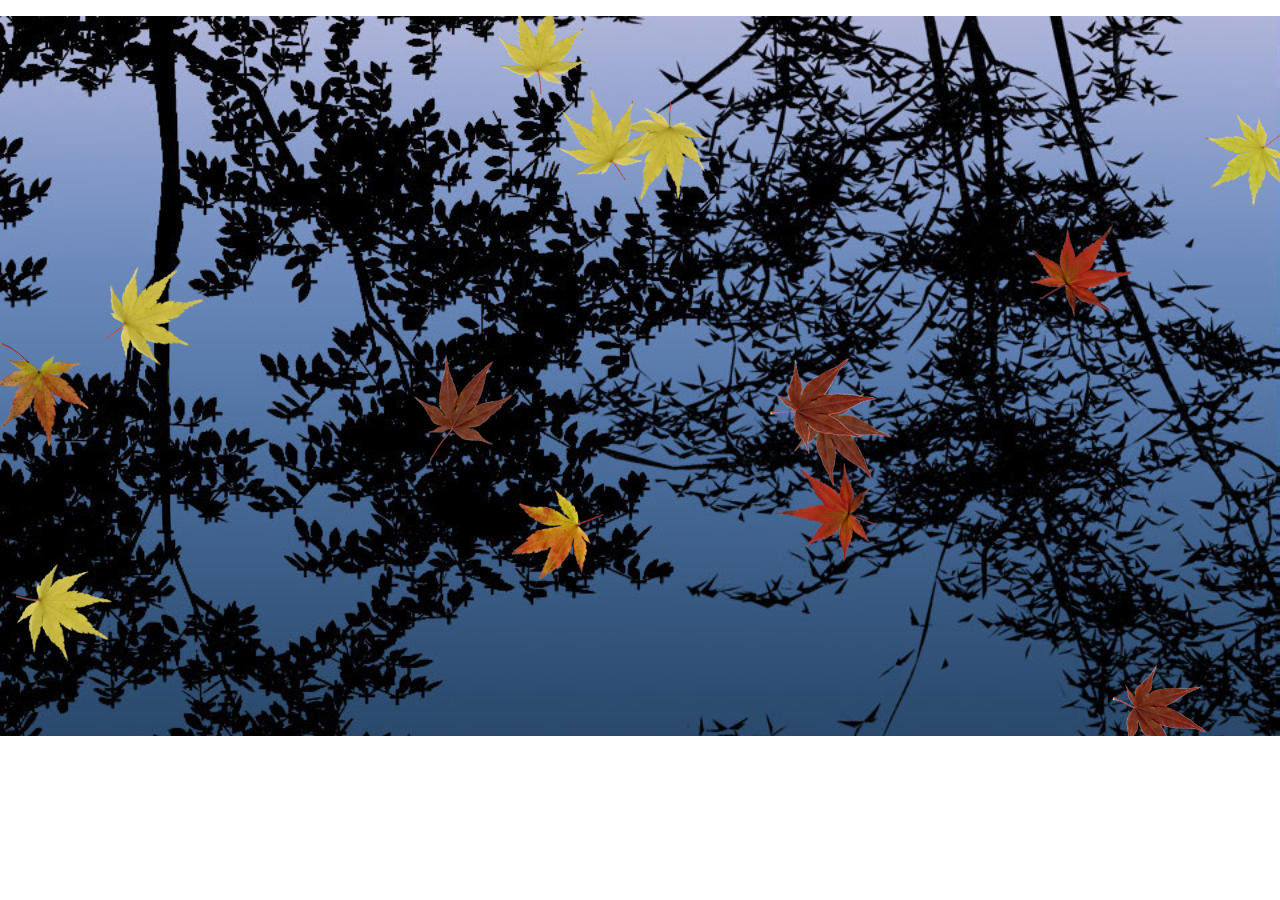
<file: tests/edge-render.html>
<!doctype html>
<html lang="en"><meta charset="utf-8"><title>Water edge regression</title>
<style>html,body{margin:0}canvas{display:block;width:100%;height:100%}iframe{border:0}#error{color:red}#results{font:16px monospace;white-space:pre-wrap}</style>
<body><script>
if (!location.search) {
  const sizes=[[1280,720],[480,800],[2560,720]];
  const results=document.createElement('pre');results.id='results';document.body.append(results);
  const frame=document.createElement('iframe');document.body.append(frame);
  let index=0;
  function next(){
    if(index===sizes.length){frame.remove();results.textContent+='DONE\n';return;}
    const [width,height]=sizes[index++];frame.width=width;frame.height=height;frame.src='?case='+width+'x'+height;
  }
  window.addEventListener('message',e=>{
    if(e.source!==frame.contentWindow || e.origin!==location.origin)return;
    results.textContent+=e.data+'\n';next();
  });next();
} else {
  document.documentElement.style.height=document.body.style.height='100%';
  const canvas=document.createElement('canvas');canvas.id='water';document.body.append(canvas);
  const error=document.createElement('p');error.id='error';error.hidden=true;document.body.append(error);
  const gl=canvas.getContext('webgl',{alpha:false,antialias:false,depth:false,stencil:false});
  const draw=gl.drawElements.bind(gl);
  let frames=0,whitePixels=0,reported=false;
  // Read immediately after the production water draw, before any leaf overlay.
  gl.drawElements=function(...args){
    draw(...args);
    const w=canvas.width,h=canvas.height,n=8;
    for(const [x,y,width,height] of [[0,0,n,h],[w-n,0,n,h],[0,0,w,n],[0,h-n,w,n]]){
      const pixels=new Uint8Array(width*height*4);gl.readPixels(x,y,width,height,gl.RGBA,gl.UNSIGNED_BYTE,pixels);
      for(let i=0;i<pixels.length;i+=4)if(Math.min(pixels[i],pixels[i+1],pixels[i+2])>240)whitePixels++;
    }
    if(++frames===32){
      reported=true;window.wallpaperPropertyListener.setPaused(true);
      parent.postMessage(`${whitePixels?'FAIL':'PASS'} ${innerWidth}x${innerHeight}: ${whitePixels} white edge pixels across ${frames} water frames`,location.origin);
    }
  };
  async function load(src){await new Promise((resolve,reject)=>{const script=document.createElement('script');script.src=src+'?edge-test='+Date.now();script.onload=resolve;script.onerror=reject;document.body.append(script);});}
  (async()=>{
    await load('../wallpaper/assets.js');await load('../wallpaper/simulation.js');
    const Original=WaterSimulation.WaterWorld;
    WaterSimulation.WaterWorld=class extends Original{
      update(){} // Deterministic test waves; production ripple math is unchanged.
      rippleMesh(){
        const positions=[[.98,.5],[.02,.5],[.5,.02],[.5,.98],[.98,.02],[.98,.98],[.02,.02],[.02,.98],[.5,.5],[.7,.4]];
        this.drops.forEach((d,i)=>Object.assign(d,{x:positions[i][0],y:positions[i][1],amp:frames<16?2:.3,radius:1+(frames%16)*2+i*.7}));
        return super.rippleMesh();
      }
    };
    await load('../wallpaper/renderer.js');
  })().catch(e=>{reported=true;parent.postMessage('ERROR '+e,location.origin);});
  setTimeout(()=>{if(!reported)parent.postMessage('ERROR timeout: '+error.textContent,location.origin);},15000);
}
</script></body></html>
</file>
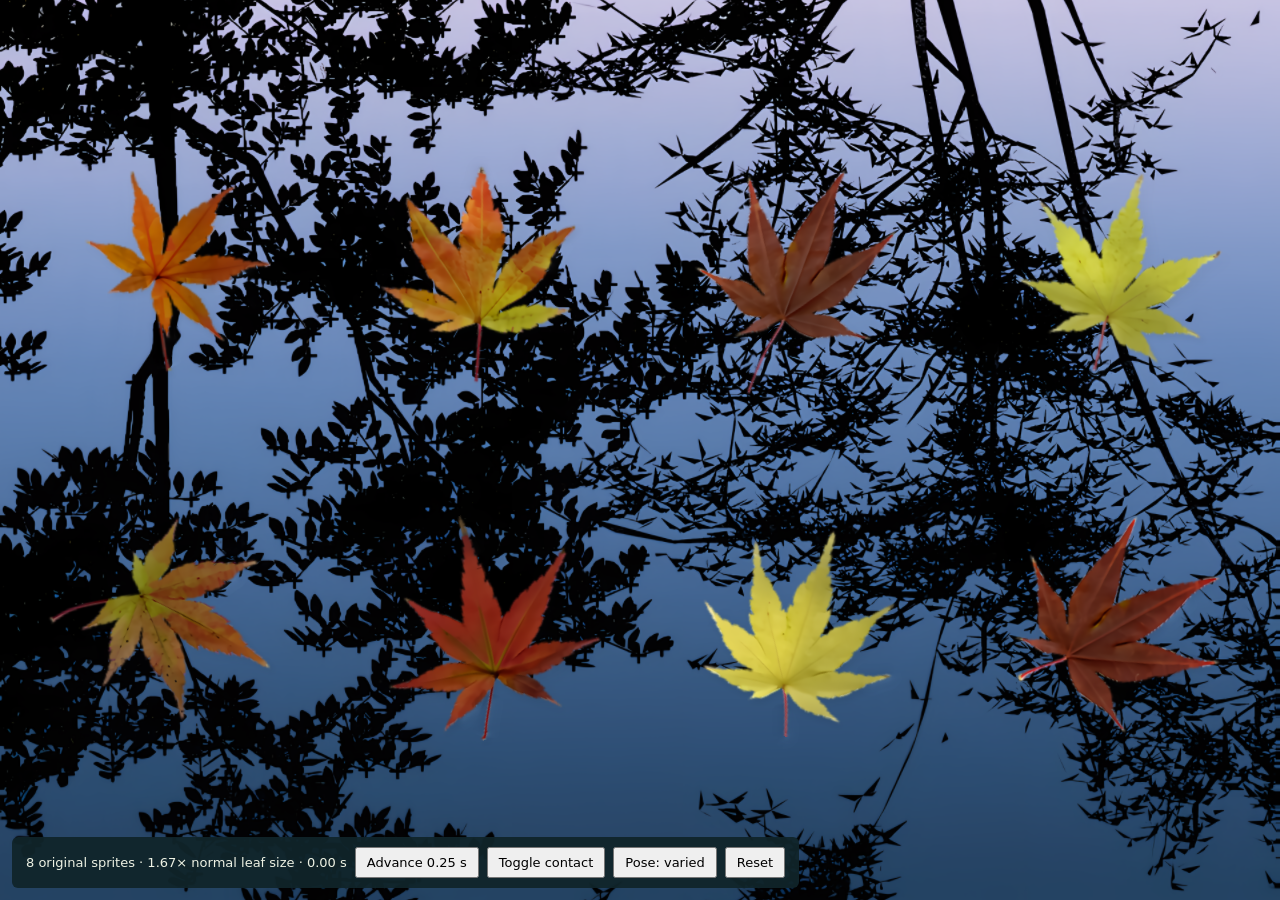
<file: tests/hd-contact-sequence.html>
<!doctype html><html lang="en"><meta charset="utf-8"><meta name="viewport" content="width=device-width,initial-scale=1">
<title>Water HD contact sequence</title>
<style>html,body{margin:0;height:100%;overflow:hidden;background:#203c58;font:13px system-ui}canvas{width:100%;height:100%;display:block}#controls{display:none}#sequence{position:fixed;bottom:12px;left:12px;padding:10px 14px;background:#10252af0;color:#eef2e4;border-radius:6px}button{font:inherit;padding:6px 10px;margin-left:8px}#error{position:fixed;top:0;background:#900;color:white}</style>
<canvas id="water"></canvas><p id="error" hidden></p>
<aside id="controls"><div id="feature-controls"></div><span id="fps"></span></aside>
<aside id="sequence">8 original sprites · 1.67× normal leaf size · <output id="time">0.00 s</output><button id="advance">Advance 0.25 s</button><button id="contactToggle">Toggle contact</button><button id="pose">Pose: varied</button><button id="reset">Reset</button></aside>
<script src="../wallpaper-hd/assets.js"></script><script src="../wallpaper-hd/maps.js"></script><script src="../wallpaper-hd/settings.js"></script><script src="../wallpaper-hd/wind.js"></script><script src="../wallpaper-hd/world.js"></script>
<script>
// Visual QA only. Production renderer; fixed seed, controlled physical time.
const OriginalWorld=WaterHD.World;let current;
WaterHD.World=class extends OriginalWorld{
  constructor(aspect){super(aspect,()=>.42);current=this;this.setup();}
  setup(){
    this.time=0;this.waves=[];this.nextAmbient=100;pose=-1;document.getElementById('pose').textContent='Pose: varied';
    this.leaves=Array.from({length:8},(_,i)=>Object.assign(this.newLeaf(false),{
      x:((i%4+.5)/4-.5)*this.width,y:(i<4?.65:-.65),sprite:i,scale:.75,
      angle:[.1,-.2,.35,-.1,.2,.3,-.3,.15][i],spin:i%2?.085:-.07,phase:i*.7,contactState:i%3
    }));
    this.drop(.30,.34,1);document.getElementById('time').textContent='0.00 s';
  }
  update(){}
  advance(){for(let i=0;i<15;i++)super.update(1/60);document.getElementById('time').textContent=this.time.toFixed(2)+' s';}
};
document.getElementById('advance').onclick=()=>current.advance();
document.getElementById('reset').onclick=()=>current.setup();
document.getElementById('contactToggle').onclick=()=>document.getElementById('contact').click();
let pose=-1;document.getElementById('pose').onclick=()=>{pose=(pose+1)%3;current.leaves.forEach(l=>l.contactState=pose);document.getElementById('pose').textContent=['Wet petioles','Raised petioles','Side lifted'][pose];};
</script><script src="../wallpaper-hd/shaders.js"></script><script src="../wallpaper-hd/renderer.js"></script><script src="../wallpaper-hd/app.js"></script></html>
</file>
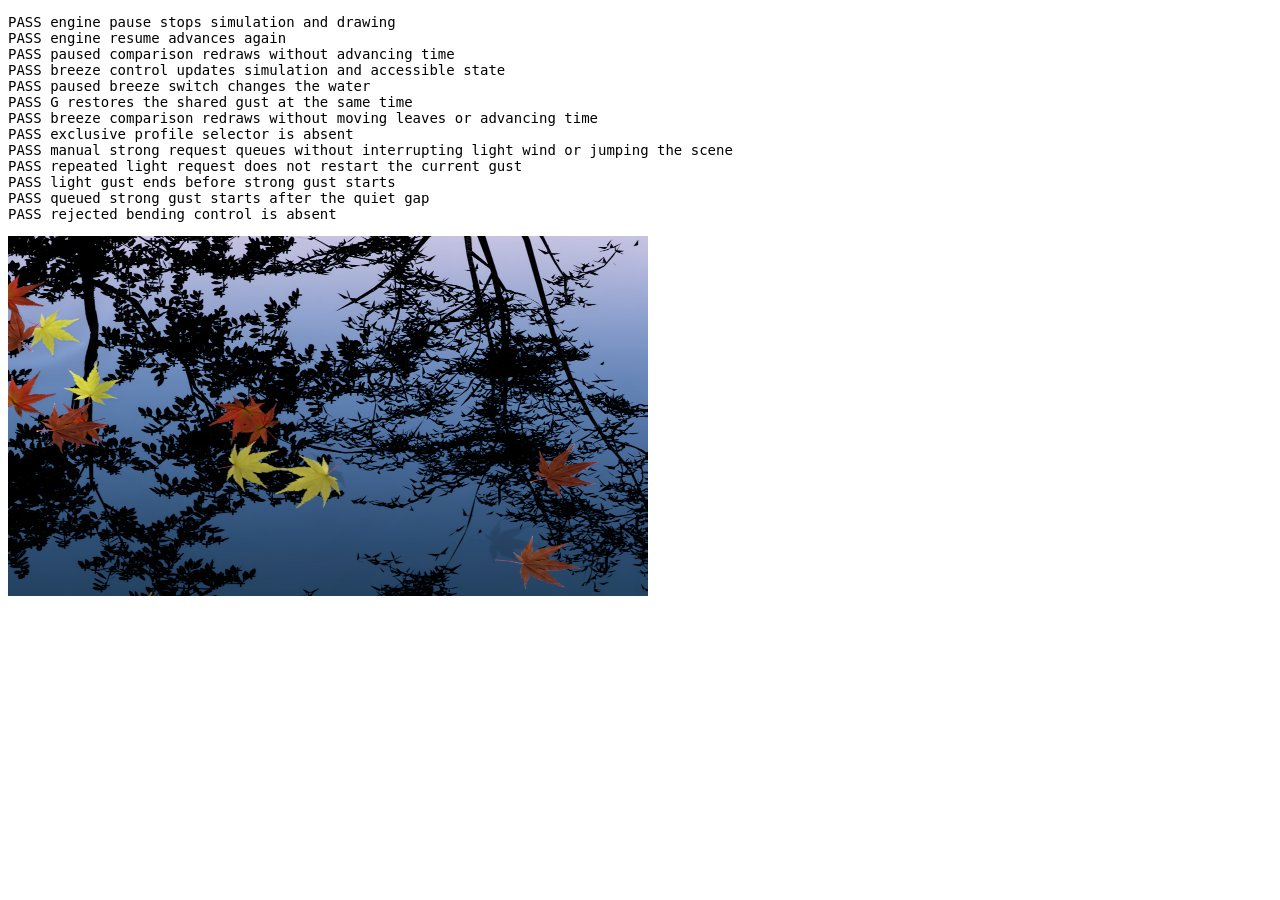
<file: tests/hd-lifecycle.html>
<!doctype html><html><meta charset="utf-8"><title>Water HD engine lifecycle checks</title>
<style>body{font:14px monospace}#water{width:640px;height:360px}#controls{display:none}pre{white-space:pre-wrap}</style>
<pre id="results">Running…</pre><canvas id="water"></canvas><p id="error" hidden></p>
<script src="../wallpaper-hd/assets.js"></script><script src="../wallpaper-hd/maps.js"></script><script src="../wallpaper-hd/settings.js"></script><script src="../wallpaper-hd/wind.js"></script><script src="../wallpaper-hd/world.js"></script><script src="../wallpaper-hd/shaders.js"></script><script src="../wallpaper-hd/renderer.js"></script>
<script>
(async()=>{
  const out=document.getElementById('results'),lines=[];
  function check(ok,message){lines.push((ok?'PASS':'FAIL')+' '+message);out.textContent=lines.join('\n');if(!ok)throw Error(message);}
  const frames=n=>new Promise(resolve=>{function next(){if(--n===0)resolve();else requestAnimationFrame(next);}requestAnimationFrame(next);});
  const isPreview=!new URLSearchParams(location.search).has('wallpaper');
  let world,options,draws=0,ready;
  const firstDraw=new Promise(resolve=>ready=resolve),Original=WaterHD.World,create=WaterRenderer.create;
  WaterHD.World=class extends Original{constructor(...args){super(...args);world=this;}};
  WaterRenderer.create=async(...args)=>{options=args[2];const r=await create(...args);return {...r,draw(){r.draw();draws++;ready();}};};
  history.replaceState(null,'',location.pathname+(isPreview?'?preview=1':'?wallpaper=1&wind=rare'));
  const script=document.createElement('script');script.src='../wallpaper-hd/app.js';document.body.append(script);
  await firstDraw;
  window.wallpaperPropertyListener.setPaused(true);const frozen=world.time,before=draws;await frames(6);
  check(world.time===frozen&&draws===before,'engine pause stops simulation and drawing');
  window.wallpaperPropertyListener.setPaused(false);await frames(6);
  check(world.time>frozen&&draws>before,'engine resume advances again');
  if(!isPreview){
    check(!document.getElementById('controls')&&!document.querySelector('script[src$="preview-controls.js"],link[href$="preview-controls.css"]'),'ordinary wallpaper does not load preview UI or styles');
    check(Object.keys(world.wind.next).join(',')==='gentle,strong'&&!('windProfile' in world),'ordinary wallpaper schedules both gust types with no mode selection');
    const defaults=JSON.stringify(options),activeTime=world.time;
    for(const code of ['KeyH','Space',...WaterSettings.features.map(f=>f.code)])window.dispatchEvent(new KeyboardEvent('keydown',{code}));
    await frames(4);
    check(JSON.stringify(options)===defaults&&world.time>activeTime&&!document.getElementById('controls'),'preview shortcuts cannot change or pause ordinary wallpaper');
    window.wallpaperPropertyListener.setPaused(true);out.textContent+='\nDONE';return;
  }
  document.getElementById('pause').click();const paused=world.time;await frames(3);
  const comparison=draws;document.getElementById('canopy').click();
  check(world.time===paused&&draws===comparison+1,'paused comparison redraws without advancing time');
  world.triggerBreeze('gentle');world.update(WaterSettings.wind.gusts.gentle.duration/2);
  const gustTime=world.time,leafState=JSON.stringify(world.leaves),windDraws=draws;
  const gust=world.sample(.23,-.4,[]),windButton=document.getElementById('breeze');windButton.click();
  check(!world.breezeEnabled&&windButton.getAttribute('aria-pressed')==='false','breeze control updates simulation and accessible state');
  check(JSON.stringify(world.sample(.23,-.4,[]))!==JSON.stringify(gust),'paused breeze switch changes the water');
  window.dispatchEvent(new KeyboardEvent('keydown',{code:'KeyG'}));
  check(world.breezeEnabled&&JSON.stringify(world.sample(.23,-.4,[]))===JSON.stringify(gust),'G restores the shared gust at the same time');
  check(world.time===gustTime&&JSON.stringify(world.leaves)===leafState&&draws===windDraws+2,'breeze comparison redraws without moving leaves or advancing time');
  check(!document.getElementById('wind-profile'),'exclusive profile selector is absent');
  const active=world.wind.active;
  document.getElementById('trigger-strong').click();
  check(world.wind.active===active&&world.wind.next.strong<=world.time&&world.time===gustTime&&JSON.stringify(world.leaves)===leafState,'manual strong request queues without interrupting light wind or jumping the scene');
  document.getElementById('pause').click();
  document.getElementById('trigger-gentle').click();
  check(world.wind.active===active&&world.sampleBreeze().strength===1,'repeated light request does not restart the current gust');
  document.getElementById('pause').click();
  world.update(active.end-world.time);
  check(!world.wind.active,'light gust ends before strong gust starts');
  world.update(world.wind.readyAt-world.time);
  check(world.wind.active.kind==='strong','queued strong gust starts after the quiet gap');
  check(!document.getElementById('bending'),'rejected bending control is absent');
  document.getElementById('canopy').click();document.getElementById('pause').click();
  window.wallpaperPropertyListener.applyGeneralProperties({fps:15});
  const start=performance.now(),count=draws;await frames(24);const elapsed=performance.now()-start;
  check(draws>count&&draws-count<=Math.ceil(elapsed*.015)+2,`engine FPS cap respected (${draws-count} draws / ${Math.round(elapsed)} ms)`);
  window.wallpaperPropertyListener.setPaused(true);
  document.getElementById('pause').click();document.getElementById('breeze').click();
  const manualTime=world.time,manualLeaves=JSON.stringify(world.leaves);
  document.getElementById('trigger-gentle').click();
  check(world.breezeEnabled&&world.wind.next.gentle<=manualTime&&document.getElementById('pause').getAttribute('aria-pressed')==='false','manual button enables wind, queues light wind and resumes user pause');
  check(world.time===manualTime&&JSON.stringify(world.leaves)===manualLeaves&&document.getElementById('breeze-status').textContent.includes('轻风等待中'),'queued request preserves time and leaves and shows pending status');
  await frames(3);check(world.time===manualTime,'manual trigger still respects engine pause');
  window.wallpaperPropertyListener.setPaused(false);await frames(8);
  check(world.time>manualTime&&world.sampleBreeze().strength>0,'manual gust grows immediately after resume');
  window.wallpaperPropertyListener.setPaused(true);out.textContent+='\nDONE';
})().catch(e=>{document.getElementById('results').textContent+='\nERROR '+e.message;console.error(e);});
</script></html>
</file>
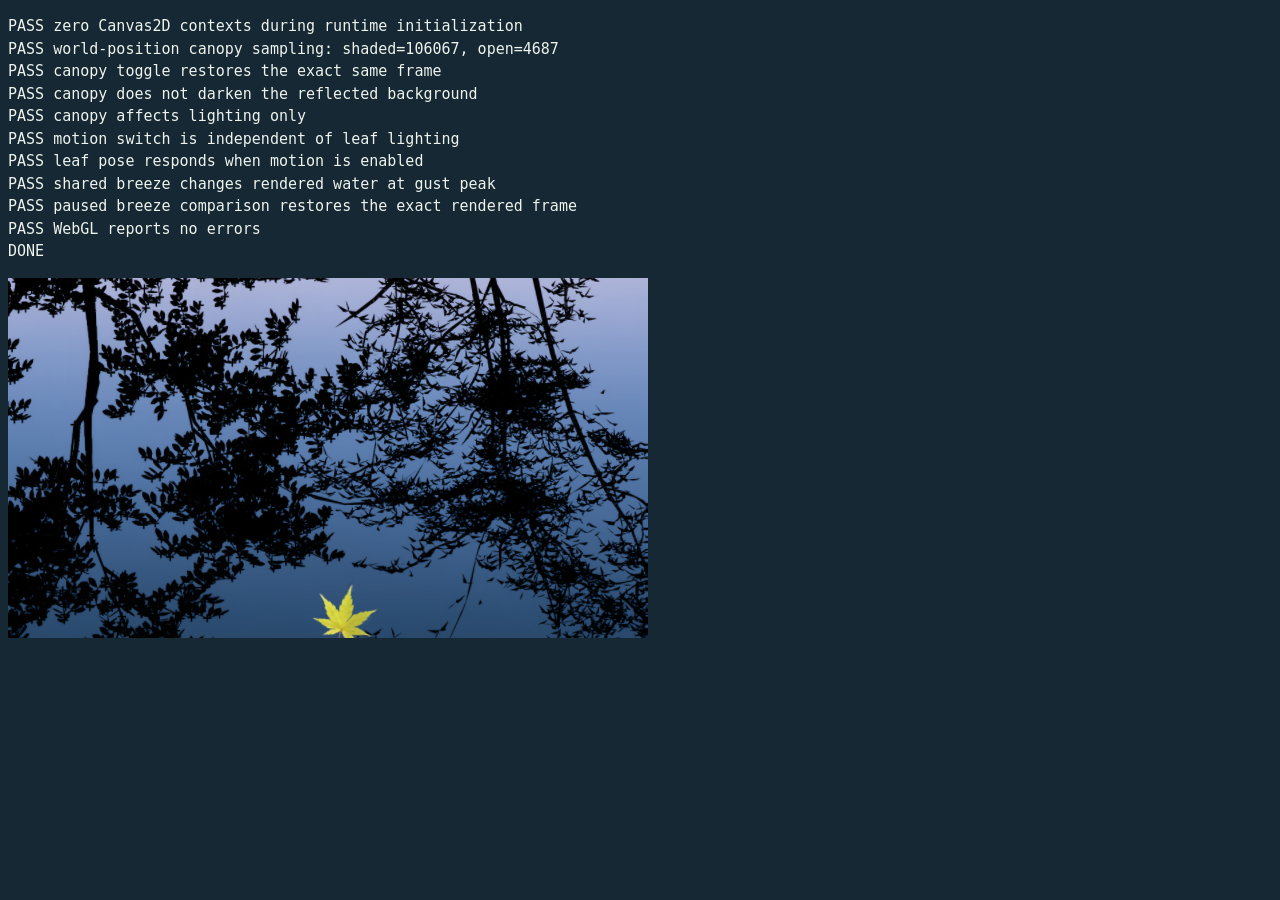
<file: tests/hd-lighting.html>
<!doctype html><html><meta charset="utf-8"><title>Water HD lighting checks</title>
<style>body{background:#152833;color:#eef3ed;font:15px/1.5 monospace}canvas{width:640px;height:360px}pre{white-space:pre-wrap}</style>
<pre id="results">Running…</pre><canvas id="water"></canvas>
<script src="../wallpaper-hd/assets.js"></script><script src="../wallpaper-hd/maps.js"></script><script src="../wallpaper-hd/settings.js"></script><script src="../wallpaper-hd/wind.js"></script><script src="../wallpaper-hd/world.js"></script><script src="../wallpaper-hd/shaders.js"></script><script src="../wallpaper-hd/renderer.js"></script>
<script>
(async()=>{
  const results=document.getElementById('results'),canvas=document.getElementById('water'),lines=[];
  function check(ok,message){lines.push((ok?'PASS':'FAIL')+' '+message);results.textContent=lines.join('\n');if(!ok)throw Error(message);}
  // Detect any accidental reintroduction of runtime image baking.
  const original=HTMLCanvasElement.prototype.getContext;let canvases2D=0;
  HTMLCanvasElement.prototype.getContext=function(type,...args){if(type==='2d')canvases2D++;return original.call(this,type,...args);};
  const world=new WaterHD.World(16/9,()=>.42),options=Object.fromEntries(WaterSettings.features.map(f=>[f.key,f.enabled]));
  world.waves=[];world.time=0;world.leaves=world.leaves.slice(0,1);
  Object.assign(world.leaves[0],{x:0,y:0,angle:0,sprite:3,scale:.6,slopeX:0,slopeY:0,bob:0});
  const renderer=await WaterRenderer.create(canvas,world,options);renderer.resize(640,360,1);
  const gl=canvas.getContext('webgl'),size=640*360*4;
  function pixels(){renderer.draw();const data=new Uint8Array(size);gl.readPixels(0,0,640,360,gl.RGBA,gl.UNSIGNED_BYTE,data);return data;}
  function difference(a,b){let sum=0;for(let i=0;i<size;i++)sum+=Math.abs(a[i]-b[i]);return sum;}
  function attenuation(u,v){
    world.leaves[0].x=(u-.5)*world.width;world.leaves[0].y=(.5-v)*world.height;
    options.canopy=false;const off=pixels();options.canopy=true;const on=pixels();
    let drop=0;for(let i=0;i<size;i++)drop+=off[i]-on[i];return drop;
  }
  check(canvases2D===0,'zero Canvas2D contexts during runtime initialization');
  const shaded=attenuation(.30,.35),open=attenuation(.52,.90);
  check(shaded>open*1.5&&open>=0,`world-position canopy sampling: shaded=${shaded}, open=${open}`);
  options.canopy=true;const first=pixels();options.canopy=false;pixels();options.canopy=true;
  check(difference(first,pixels())===0,'canopy toggle restores the exact same frame');
  options.leaves=false;const pond=pixels();options.canopy=false;
  check(difference(pond,pixels())===0,'canopy does not darken the reflected background');
  options.leaves=true;options.lighting=false;const unlit=pixels();options.canopy=true;
  check(difference(unlit,pixels())===0,'canopy affects lighting only');
  options.lighting=true;options.motion=false;const still=pixels();world.leaves[0].slopeX=.25;world.leaves[0].slopeY=-.2;
  check(difference(still,pixels())===0,'motion switch is independent of leaf lighting');
  options.motion=true;check(difference(still,pixels())>0,'leaf pose responds when motion is enabled');
  world.triggerBreeze('gentle');world.update(WaterSettings.wind.gusts.gentle.duration/2);
  const windy=pixels();world.breezeEnabled=false;const calm=pixels();
  check(difference(windy,calm)>0,'shared breeze changes rendered water at gust peak');
  world.breezeEnabled=true;check(difference(windy,pixels())===0,'paused breeze comparison restores the exact rendered frame');
  check(gl.getError()===0,'WebGL reports no errors');
  results.textContent+='\nDONE';
})().catch(e=>{document.getElementById('results').textContent+='\nERROR '+e.message;console.error(e);});
</script></html>
</file>
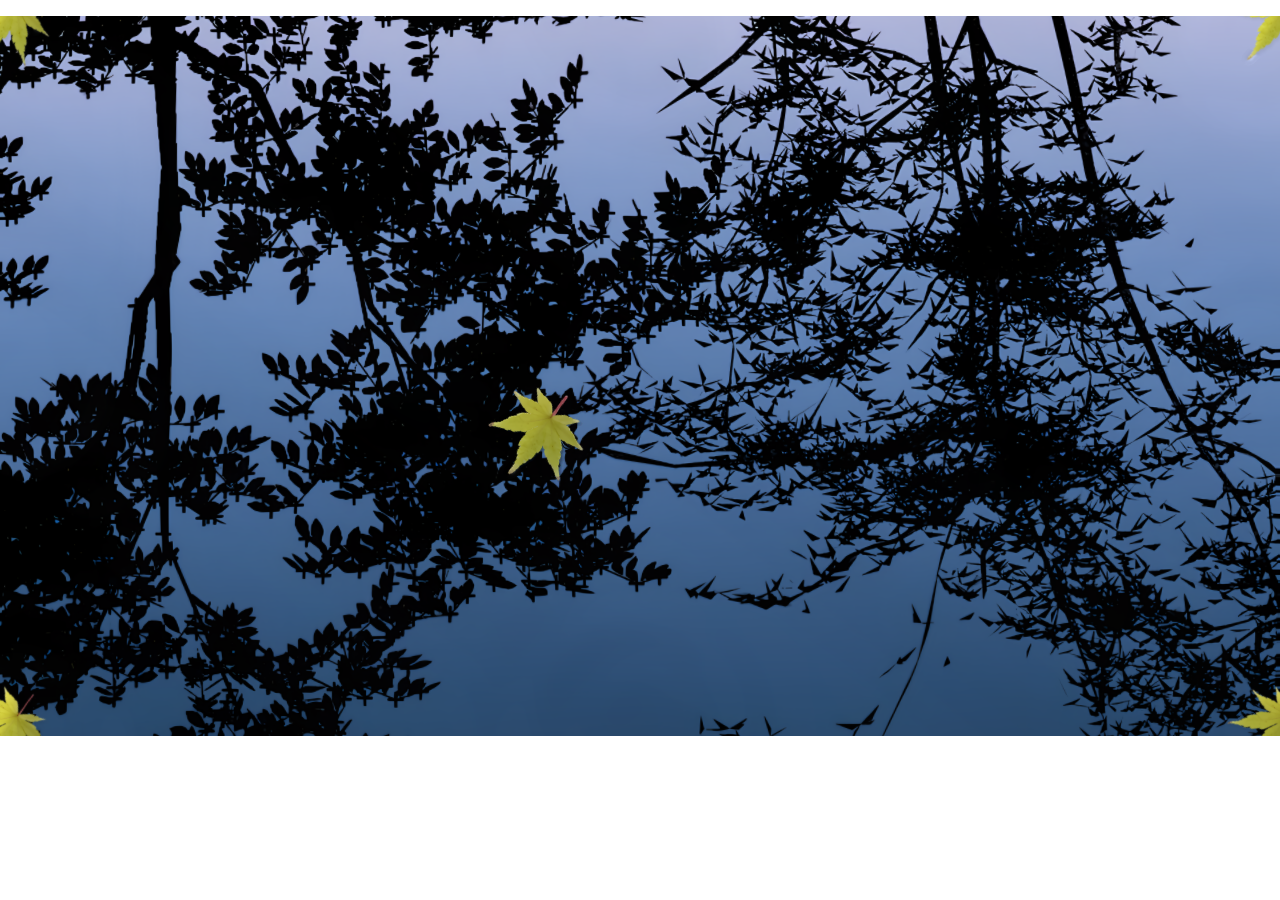
<file: tests/hd-render.html>
<!doctype html><html><meta charset="utf-8"><title>Water HD rendering checks</title>
<style>html,body{margin:0}canvas{display:block;width:100%;height:100%}iframe{border:0}#controls{display:none}#results{font:16px monospace;white-space:pre-wrap}</style>
<body><script>
if(!location.search){
  const sizes=[[1280,720],[480,800],[2560,720],[3840,2160]],results=document.createElement('pre'),frame=document.createElement('iframe');
  results.id='results';document.body.append(results,frame);let index=0;
  function next(){if(index===sizes.length){frame.remove();results.textContent+='DONE\n';return;}
    const [w,h]=sizes[index++];frame.width=w;frame.height=h;frame.src='?case='+w+'x'+h;}
  window.addEventListener('message',e=>{if(e.source!==frame.contentWindow||e.origin!==location.origin)return;results.textContent+=e.data+'\n';next();});next();
}else{
  document.documentElement.style.height=document.body.style.height='100%';
  document.body.innerHTML='<canvas id="water"></canvas><p id="error" hidden></p><aside id="controls"><div id="feature-controls"></div><span id="fps"></span></aside>';
  const canvas=document.getElementById('water'),gl=canvas.getContext('webgl',{alpha:false,antialias:false,depth:false,stencil:false});
  let frames=0,white=0,reported=false,arrays=0;const originalDraw=gl.drawElements.bind(gl),originalArrays=gl.drawArrays.bind(gl);
  gl.drawElements=function(...args){
    originalDraw(...args);arrays=0;
  };
  gl.drawArrays=function(...args){
    originalArrays(...args);if(++arrays!==42)return;
    const w=canvas.width,h=canvas.height,n=6;
    for(const [x,y,width,height]of[[0,0,n,h],[w-n,0,n,h],[0,0,w,n],[0,h-n,w,n]]){
      const pixels=new Uint8Array(width*height*4);gl.readPixels(x,y,width,height,gl.RGBA,gl.UNSIGNED_BYTE,pixels);
      for(let i=0;i<pixels.length;i+=4)if(Math.min(pixels[i],pixels[i+1],pixels[i+2])>245)white++;
    }
    if(++frames===36){reported=true;window.wallpaperPropertyListener.setPaused(true);
      const error=gl.getError();parent.postMessage(`${white||error?'FAIL':'PASS'} ${innerWidth}x${innerHeight}: ${white} white border pixels / ${frames} complete frames (including menisci); GL error ${error}`,location.origin);}
  };
  async function load(src){await new Promise((resolve,reject)=>{const s=document.createElement('script');s.src=src+'?check='+Date.now();s.onload=resolve;s.onerror=reject;document.body.append(s);});}
  (async()=>{
    await load('../wallpaper-hd/assets.js');await load('../wallpaper-hd/maps.js');await load('../wallpaper-hd/settings.js');await load('../wallpaper-hd/wind.js');await load('../wallpaper-hd/world.js');
    const Original=WaterHD.World;
    WaterHD.World=class extends Original{
      constructor(aspect){
        super(aspect,()=>.42);
        this.triggerBreeze('strong');
        for(let i=0;i<4;i++){this.leaves[i].x=(i%2?1:-1)*(this.width/2-.02);this.leaves[i].y=(i<2?1:-1)*(this.height/2-.02);}
      }
      update(){}
      mesh(){
        const age=.25+(frames%18)*.12;
        this.time=WaterSettings.wind.gusts.strong.duration/2+age;this.waves=[];
        for(const [u,v]of[[.99,.5],[.01,.5],[.5,.01],[.5,.99],[.98,.02],[.02,.98]]){
          this.drop(u,v,frames<18?1:.2);this.waves[this.waves.length-1].born=this.time-age;
        }
        return super.mesh();
      }
    };
    await load('../wallpaper-hd/shaders.js');await load('../wallpaper-hd/renderer.js');await load('../wallpaper-hd/app.js');
  })().catch(e=>{reported=true;parent.postMessage('ERROR '+e,location.origin);});
  setTimeout(()=>{if(!reported)parent.postMessage('ERROR timeout: '+document.getElementById('error').textContent,location.origin);},15000);
}
</script></body></html>
</file>
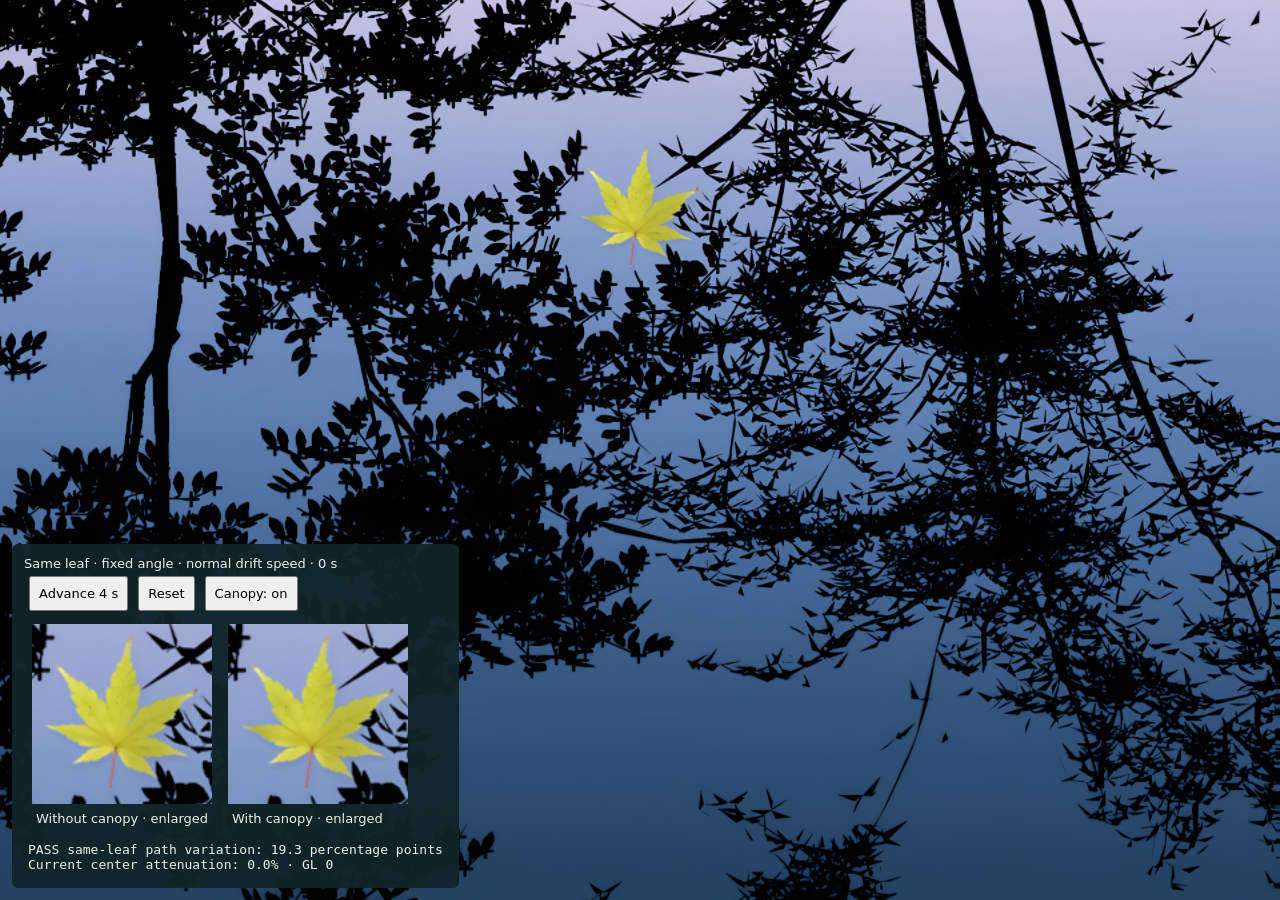
<file: tests/hd-shade-sequence.html>
<!doctype html><html lang="en"><meta charset="utf-8"><title>Water HD positional shade sequence</title>
<style>html,body{margin:0;height:100%;overflow:hidden;background:#203c58;color:#ecf1e4;font:13px system-ui}#water{width:100%;height:100%;display:block}aside{position:fixed;bottom:12px;left:12px;background:#10252af2;padding:12px;border-radius:6px}button{font:inherit;padding:8px;margin:5px}figure{display:inline-block;margin:8px}figure canvas{width:180px;height:180px}figcaption{padding:4px}#results{white-space:pre-wrap;margin:4px}</style>
<canvas id="water"></canvas><aside><div>Same leaf · fixed angle · normal drift speed · <output id="time">0 s</output></div>
<button id="advance">Advance 4 s</button><button id="reset">Reset</button><button id="toggle">Canopy: on</button>
<div><figure><canvas id="open" width="140" height="140"></canvas><figcaption>Without canopy · enlarged</figcaption></figure><figure><canvas id="shade" width="140" height="140"></canvas><figcaption>With canopy · enlarged</figcaption></figure></div><pre id="results">Loading…</pre></aside>
<script src="../wallpaper-hd/assets.js"></script><script src="../wallpaper-hd/maps.js"></script><script src="../wallpaper-hd/settings.js"></script><script src="../wallpaper-hd/wind.js"></script><script src="../wallpaper-hd/world.js"></script><script src="../wallpaper-hd/shaders.js"></script><script src="../wallpaper-hd/renderer.js"></script>
<script>
(async()=>{
  const canvas=document.getElementById('water'),world=new WaterHD.World(16/9,()=>.42);
  const options={lighting:true,canopy:true,motion:false,contact:false,leaves:true};
  const renderer=await WaterRenderer.create(canvas,world,options);renderer.resize(innerWidth,innerHeight,1);
  world.waves=[];world.leaves=world.leaves.slice(0,1);
  Object.assign(world.leaves[0],{sprite:3,scale:.45,angle:0,contactState:0,restLift:.8});
  const gl=canvas.getContext('webgl');let time=0,enabled=true,values=[];
  function draw(t){
    world.time=t;world.leaves[0].x=0;const v=.23+t*.012;world.leaves[0].y=(.5-v)*world.height;
    const cx=canvas.width/2,cy=canvas.height*v;
    const samples=[];
    for(const [id,on]of[['open',false],['shade',true]]){
      options.canopy=on;renderer.draw();
      // Inspection lens only, never part of the wallpaper runtime.
      const context=document.getElementById(id).getContext('2d');context.clearRect(0,0,140,140);
      context.drawImage(canvas,cx-70,cy-70,140,140,0,0,140,140);
      const p=new Uint8Array(5*5*4);gl.readPixels(Math.round(cx)-2,Math.round(canvas.height-cy)-2,5,5,gl.RGBA,gl.UNSIGNED_BYTE,p);
      let sum=0;for(let i=0;i<p.length;i+=4)sum+=.2126*p[i]+.7152*p[i+1]+.0722*p[i+2];samples.push(sum/25);
    }
    options.canopy=enabled;renderer.draw();return 1-samples[1]/samples[0];
  }
  // Quantify one continuous trajectory with the orientation/wave-lighting held fixed.
  for(let t=0;t<=24;t++)values.push(draw(t));
  const span=Math.max(...values)-Math.min(...values);
  if(span<.08)throw Error('Position-dependent brightness variation below 8 percentage points');
  if(gl.getError())throw Error('WebGL error');
  function refresh(){const shade=draw(time);document.getElementById('time').textContent=time+' s';document.getElementById('toggle').textContent='Canopy: '+(enabled?'on':'off');
    document.getElementById('results').textContent=`PASS same-leaf path variation: ${(span*100).toFixed(1)} percentage points\nCurrent center attenuation: ${(shade*100).toFixed(1)}% · GL 0`;}
  document.getElementById('advance').onclick=()=>{time=(time+4)%28;refresh();};
  document.getElementById('reset').onclick=()=>{time=0;refresh();};
  document.getElementById('toggle').onclick=()=>{enabled=!enabled;refresh();};refresh();
})().catch(e=>{document.getElementById('results').textContent='FAIL '+e.message;console.error(e);});
</script></html>
</file>
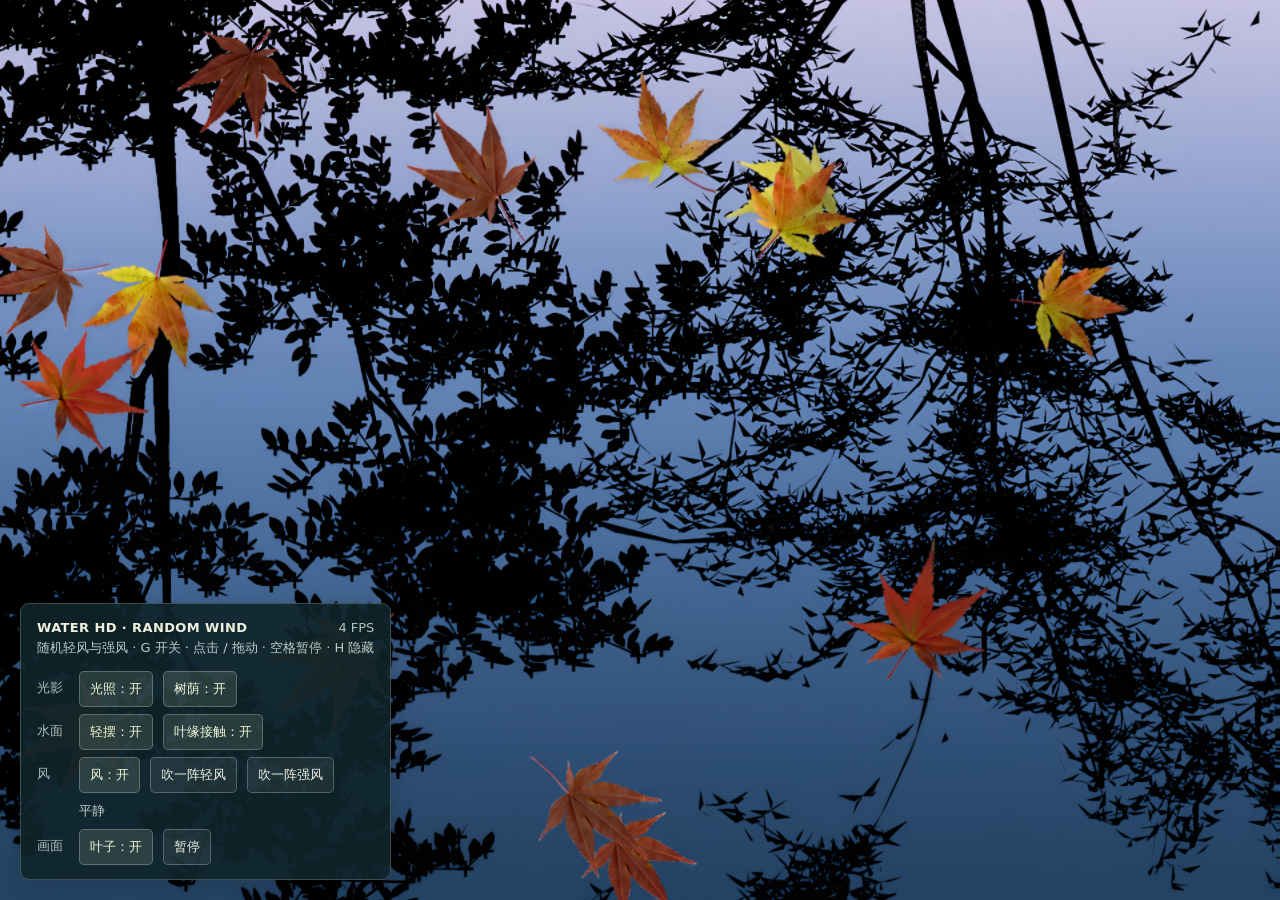
<file: wallpaper-hd/preview.html>
<!doctype html><html><meta charset="utf-8"><meta name="viewport" content="width=device-width,initial-scale=1"><title>Water HD · Preview</title><style>html,body,iframe{margin:0;width:100%;height:100%;border:0;overflow:hidden;background:#203c58}iframe{display:block}</style><iframe src="index.html?preview=1" title="Water HD interactive preview"></iframe></html>
</file>
